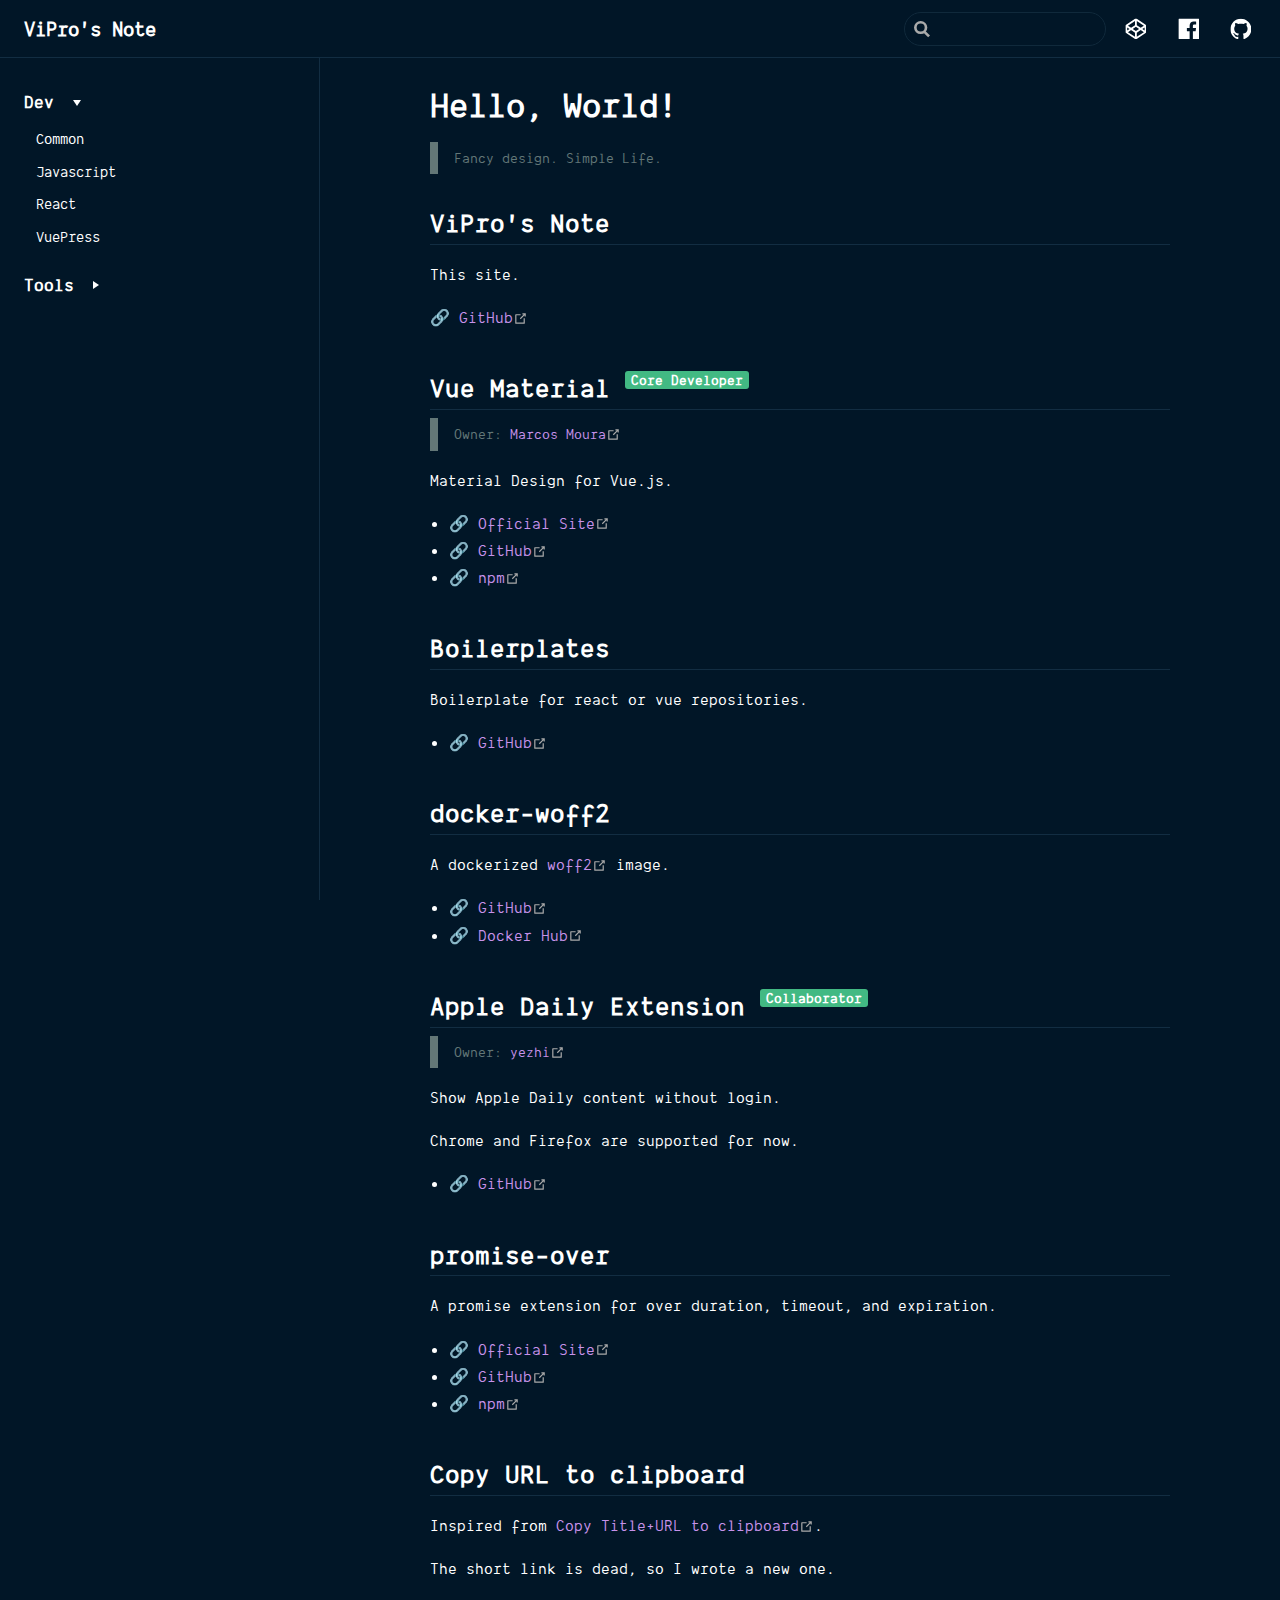
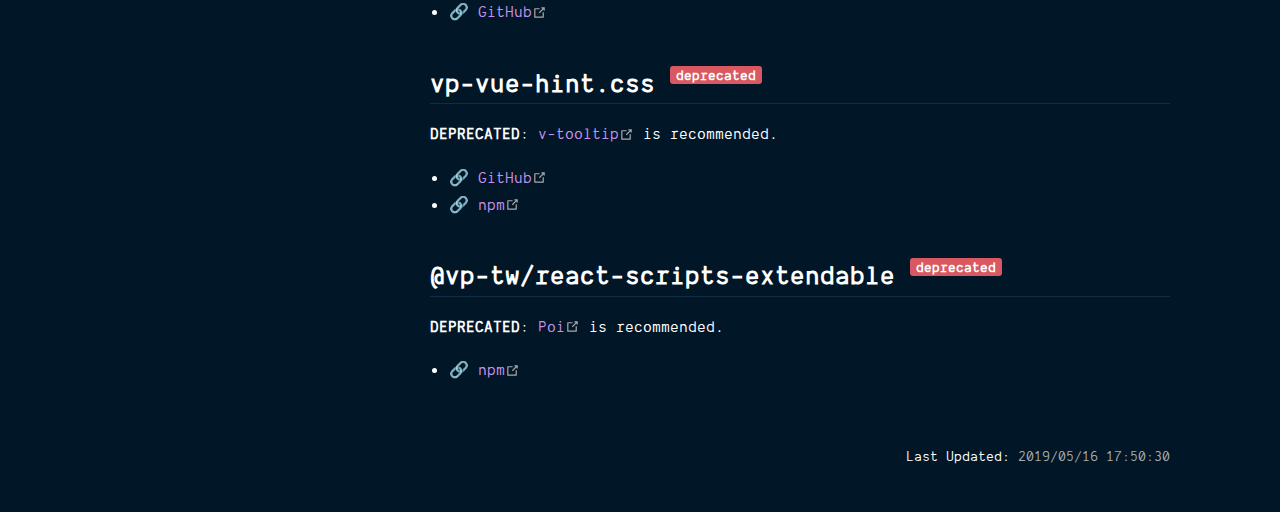
<file: index.html>
<!DOCTYPE html>
<html lang="en-US">
  <head>
    <meta charset="utf-8">
    <meta name="viewport" content="width=device-width,initial-scale=1">
    <title>Hello, World! | ViPro&#39;s Note</title>
    <meta name="description" content="Fancy design. Simple life.">
    
    
    <link rel="preload" href="/assets/css/0.styles.9ba87a59.css" as="style"><link rel="preload" href="/assets/js/app.996077fc.js" as="script"><link rel="preload" href="/assets/js/2.581a478e.js" as="script"><link rel="preload" href="/assets/js/3.885870a9.js" as="script"><link rel="preload" href="/assets/js/8.8d2808ef.js" as="script"><link rel="preload" href="/assets/js/6.9b34a6af.js" as="script"><link rel="preload" href="/assets/js/4.2d04b258.js" as="script"><link rel="prefetch" href="/assets/js/10.e64585fb.js"><link rel="prefetch" href="/assets/js/11.f59bbb8b.js"><link rel="prefetch" href="/assets/js/12.cefc8d56.js"><link rel="prefetch" href="/assets/js/13.e291e88d.js"><link rel="prefetch" href="/assets/js/14.02270de6.js"><link rel="prefetch" href="/assets/js/15.9e3294eb.js"><link rel="prefetch" href="/assets/js/16.ebea804e.js"><link rel="prefetch" href="/assets/js/17.eec010ac.js"><link rel="prefetch" href="/assets/js/5.b07dc178.js"><link rel="prefetch" href="/assets/js/7.e8a5f6bf.js"><link rel="prefetch" href="/assets/js/9.5b17d312.js">
    <link rel="stylesheet" href="/assets/css/0.styles.9ba87a59.css">
  </head>
  <body>
    <div id="app" data-server-rendered="true"><div class="theme-container"><header class="navbar"><div class="sidebar-button"><svg xmlns="http://www.w3.org/2000/svg" aria-hidden="true" role="img" viewBox="0 0 448 512" class="icon"><path fill="currentColor" d="M436 124H12c-6.627 0-12-5.373-12-12V80c0-6.627 5.373-12 12-12h424c6.627 0 12 5.373 12 12v32c0 6.627-5.373 12-12 12zm0 160H12c-6.627 0-12-5.373-12-12v-32c0-6.627 5.373-12 12-12h424c6.627 0 12 5.373 12 12v32c0 6.627-5.373 12-12 12zm0 160H12c-6.627 0-12-5.373-12-12v-32c0-6.627 5.373-12 12-12h424c6.627 0 12 5.373 12 12v32c0 6.627-5.373 12-12 12z"></path></svg></div> <a href="/" class="home-link router-link-exact-active router-link-active"><!----> <span class="site-name">ViPro's Note</span></a> <div class="links"><div class="search-box"><input aria-label="Search" autocomplete="off" spellcheck="false" value=""> <!----></div> <nav class="nav-links can-hide" data-v-5420ad11><div class="nav-item" data-v-5420ad11><a href="https://codepen.io/VdustR" target="_blank" rel="noopener noreferrer" class="nav-link external" data-v-6a3b442e data-v-5420ad11><img alt="CodePen" src="/assets/img/codepen.5eee1af7.svg" class="myIcon" data-v-6a3b442e> <div class="myLabel" data-v-6a3b442e>
    CodePen
    <svg xmlns="http://www.w3.org/2000/svg" aria-hidden="true" x="0px" y="0px" viewBox="0 0 100 100" width="15" height="15" class="icon outbound" data-v-6a3b442e data-v-6a3b442e><path fill="currentColor" d="M18.8,85.1h56l0,0c2.2,0,4-1.8,4-4v-32h-8v28h-48v-48h28v-8h-32l0,0c-2.2,0-4,1.8-4,4v56C14.8,83.3,16.6,85.1,18.8,85.1z"></path> <polygon fill="currentColor" points="45.7,48.7 51.3,54.3 77.2,28.5 77.2,37.2 85.2,37.2 85.2,14.9 62.8,14.9 62.8,22.9 71.5,22.9"></polygon></svg></div></a></div><div class="nav-item" data-v-5420ad11><a href="https://www.facebook.com/VdustR" target="_blank" rel="noopener noreferrer" class="nav-link external" data-v-6a3b442e data-v-5420ad11><img alt="Facebook" src="/assets/img/facebook.a52c2470.svg" class="myIcon" data-v-6a3b442e> <div class="myLabel" data-v-6a3b442e>
    Facebook
    <svg xmlns="http://www.w3.org/2000/svg" aria-hidden="true" x="0px" y="0px" viewBox="0 0 100 100" width="15" height="15" class="icon outbound" data-v-6a3b442e data-v-6a3b442e><path fill="currentColor" d="M18.8,85.1h56l0,0c2.2,0,4-1.8,4-4v-32h-8v28h-48v-48h28v-8h-32l0,0c-2.2,0-4,1.8-4,4v56C14.8,83.3,16.6,85.1,18.8,85.1z"></path> <polygon fill="currentColor" points="45.7,48.7 51.3,54.3 77.2,28.5 77.2,37.2 85.2,37.2 85.2,14.9 62.8,14.9 62.8,22.9 71.5,22.9"></polygon></svg></div></a></div><div class="nav-item" data-v-5420ad11><a href="https://github.com/VdustR" target="_blank" rel="noopener noreferrer" class="nav-link external" data-v-6a3b442e data-v-5420ad11><img alt="GitHub" src="/assets/img/github.617870e4.svg" class="myIcon" data-v-6a3b442e> <div class="myLabel" data-v-6a3b442e>
    GitHub
    <svg xmlns="http://www.w3.org/2000/svg" aria-hidden="true" x="0px" y="0px" viewBox="0 0 100 100" width="15" height="15" class="icon outbound" data-v-6a3b442e data-v-6a3b442e><path fill="currentColor" d="M18.8,85.1h56l0,0c2.2,0,4-1.8,4-4v-32h-8v28h-48v-48h28v-8h-32l0,0c-2.2,0-4,1.8-4,4v56C14.8,83.3,16.6,85.1,18.8,85.1z"></path> <polygon fill="currentColor" points="45.7,48.7 51.3,54.3 77.2,28.5 77.2,37.2 85.2,37.2 85.2,14.9 62.8,14.9 62.8,22.9 71.5,22.9"></polygon></svg></div></a></div> <!----></nav></div></header> <div class="sidebar-mask"></div> <aside class="sidebar"><nav class="nav-links" data-v-5420ad11><div class="nav-item" data-v-5420ad11><a href="https://codepen.io/VdustR" target="_blank" rel="noopener noreferrer" class="nav-link external" data-v-6a3b442e data-v-5420ad11><img alt="CodePen" src="/assets/img/codepen.5eee1af7.svg" class="myIcon" data-v-6a3b442e> <div class="myLabel" data-v-6a3b442e>
    CodePen
    <svg xmlns="http://www.w3.org/2000/svg" aria-hidden="true" x="0px" y="0px" viewBox="0 0 100 100" width="15" height="15" class="icon outbound" data-v-6a3b442e data-v-6a3b442e><path fill="currentColor" d="M18.8,85.1h56l0,0c2.2,0,4-1.8,4-4v-32h-8v28h-48v-48h28v-8h-32l0,0c-2.2,0-4,1.8-4,4v56C14.8,83.3,16.6,85.1,18.8,85.1z"></path> <polygon fill="currentColor" points="45.7,48.7 51.3,54.3 77.2,28.5 77.2,37.2 85.2,37.2 85.2,14.9 62.8,14.9 62.8,22.9 71.5,22.9"></polygon></svg></div></a></div><div class="nav-item" data-v-5420ad11><a href="https://www.facebook.com/VdustR" target="_blank" rel="noopener noreferrer" class="nav-link external" data-v-6a3b442e data-v-5420ad11><img alt="Facebook" src="/assets/img/facebook.a52c2470.svg" class="myIcon" data-v-6a3b442e> <div class="myLabel" data-v-6a3b442e>
    Facebook
    <svg xmlns="http://www.w3.org/2000/svg" aria-hidden="true" x="0px" y="0px" viewBox="0 0 100 100" width="15" height="15" class="icon outbound" data-v-6a3b442e data-v-6a3b442e><path fill="currentColor" d="M18.8,85.1h56l0,0c2.2,0,4-1.8,4-4v-32h-8v28h-48v-48h28v-8h-32l0,0c-2.2,0-4,1.8-4,4v56C14.8,83.3,16.6,85.1,18.8,85.1z"></path> <polygon fill="currentColor" points="45.7,48.7 51.3,54.3 77.2,28.5 77.2,37.2 85.2,37.2 85.2,14.9 62.8,14.9 62.8,22.9 71.5,22.9"></polygon></svg></div></a></div><div class="nav-item" data-v-5420ad11><a href="https://github.com/VdustR" target="_blank" rel="noopener noreferrer" class="nav-link external" data-v-6a3b442e data-v-5420ad11><img alt="GitHub" src="/assets/img/github.617870e4.svg" class="myIcon" data-v-6a3b442e> <div class="myLabel" data-v-6a3b442e>
    GitHub
    <svg xmlns="http://www.w3.org/2000/svg" aria-hidden="true" x="0px" y="0px" viewBox="0 0 100 100" width="15" height="15" class="icon outbound" data-v-6a3b442e data-v-6a3b442e><path fill="currentColor" d="M18.8,85.1h56l0,0c2.2,0,4-1.8,4-4v-32h-8v28h-48v-48h28v-8h-32l0,0c-2.2,0-4,1.8-4,4v56C14.8,83.3,16.6,85.1,18.8,85.1z"></path> <polygon fill="currentColor" points="45.7,48.7 51.3,54.3 77.2,28.5 77.2,37.2 85.2,37.2 85.2,14.9 62.8,14.9 62.8,22.9 71.5,22.9"></polygon></svg></div></a></div> <!----></nav>  <ul class="sidebar-links"><li><section class="sidebar-group collapsable depth-0"><p class="sidebar-heading open"><span>Dev</span> <span class="arrow down"></span></p> <ul class="sidebar-links sidebar-group-items"><li><a href="/dev/common.html" class="sidebar-link">Common</a></li><li><a href="/dev/javascript.html" class="sidebar-link">Javascript</a></li><li><a href="/dev/react.html" class="sidebar-link">React</a></li><li><a href="/dev/vuepress.html" class="sidebar-link">VuePress</a></li></ul></section></li><li><section class="sidebar-group collapsable depth-0"><p class="sidebar-heading"><span>Tools</span> <span class="arrow right"></span></p> <!----></section></li></ul> </aside> <main class="page"> <div class="content default"><h1 id="hello-world"><a href="#hello-world" aria-hidden="true" class="header-anchor">#</a> Hello, World!</h1> <blockquote><p>Fancy design. Simple Life.</p></blockquote> <h2 id="vipro-s-note"><a href="#vipro-s-note" aria-hidden="true" class="header-anchor">#</a> ViPro's Note</h2> <p>This site.</p> <p><a href="https://github.com/VdustR/VdustR.github.io" target="_blank" rel="noopener noreferrer">🔗 GitHub<svg xmlns="http://www.w3.org/2000/svg" aria-hidden="true" x="0px" y="0px" viewBox="0 0 100 100" width="15" height="15" class="icon outbound"><path fill="currentColor" d="M18.8,85.1h56l0,0c2.2,0,4-1.8,4-4v-32h-8v28h-48v-48h28v-8h-32l0,0c-2.2,0-4,1.8-4,4v56C14.8,83.3,16.6,85.1,18.8,85.1z"></path> <polygon fill="currentColor" points="45.7,48.7 51.3,54.3 77.2,28.5 77.2,37.2 85.2,37.2 85.2,14.9 62.8,14.9 62.8,22.9 71.5,22.9"></polygon></svg></a></p> <h2 id="vue-material"><a href="#vue-material" aria-hidden="true" class="header-anchor">#</a> Vue Material <span class="badge tip" style="vertical-align:top;" data-v-c13ee5b0>Core Developer</span></h2> <blockquote><p>Owner: <a href="https://github.com/marcosmoura" target="_blank" rel="noopener noreferrer">Marcos Moura<svg xmlns="http://www.w3.org/2000/svg" aria-hidden="true" x="0px" y="0px" viewBox="0 0 100 100" width="15" height="15" class="icon outbound"><path fill="currentColor" d="M18.8,85.1h56l0,0c2.2,0,4-1.8,4-4v-32h-8v28h-48v-48h28v-8h-32l0,0c-2.2,0-4,1.8-4,4v56C14.8,83.3,16.6,85.1,18.8,85.1z"></path> <polygon fill="currentColor" points="45.7,48.7 51.3,54.3 77.2,28.5 77.2,37.2 85.2,37.2 85.2,14.9 62.8,14.9 62.8,22.9 71.5,22.9"></polygon></svg></a></p></blockquote> <p>Material Design for Vue.js.</p> <ul><li><a href="https://vuematerial.io/" target="_blank" rel="noopener noreferrer">🔗 Official Site<svg xmlns="http://www.w3.org/2000/svg" aria-hidden="true" x="0px" y="0px" viewBox="0 0 100 100" width="15" height="15" class="icon outbound"><path fill="currentColor" d="M18.8,85.1h56l0,0c2.2,0,4-1.8,4-4v-32h-8v28h-48v-48h28v-8h-32l0,0c-2.2,0-4,1.8-4,4v56C14.8,83.3,16.6,85.1,18.8,85.1z"></path> <polygon fill="currentColor" points="45.7,48.7 51.3,54.3 77.2,28.5 77.2,37.2 85.2,37.2 85.2,14.9 62.8,14.9 62.8,22.9 71.5,22.9"></polygon></svg></a></li> <li><a href="https://github.com/vuematerial/vue-material" target="_blank" rel="noopener noreferrer">🔗 GitHub<svg xmlns="http://www.w3.org/2000/svg" aria-hidden="true" x="0px" y="0px" viewBox="0 0 100 100" width="15" height="15" class="icon outbound"><path fill="currentColor" d="M18.8,85.1h56l0,0c2.2,0,4-1.8,4-4v-32h-8v28h-48v-48h28v-8h-32l0,0c-2.2,0-4,1.8-4,4v56C14.8,83.3,16.6,85.1,18.8,85.1z"></path> <polygon fill="currentColor" points="45.7,48.7 51.3,54.3 77.2,28.5 77.2,37.2 85.2,37.2 85.2,14.9 62.8,14.9 62.8,22.9 71.5,22.9"></polygon></svg></a></li> <li><a href="https://www.npmjs.com/package/vue-material" target="_blank" rel="noopener noreferrer">🔗 npm<svg xmlns="http://www.w3.org/2000/svg" aria-hidden="true" x="0px" y="0px" viewBox="0 0 100 100" width="15" height="15" class="icon outbound"><path fill="currentColor" d="M18.8,85.1h56l0,0c2.2,0,4-1.8,4-4v-32h-8v28h-48v-48h28v-8h-32l0,0c-2.2,0-4,1.8-4,4v56C14.8,83.3,16.6,85.1,18.8,85.1z"></path> <polygon fill="currentColor" points="45.7,48.7 51.3,54.3 77.2,28.5 77.2,37.2 85.2,37.2 85.2,14.9 62.8,14.9 62.8,22.9 71.5,22.9"></polygon></svg></a></li></ul> <h2 id="boilerplates"><a href="#boilerplates" aria-hidden="true" class="header-anchor">#</a> Boilerplates</h2> <p>Boilerplate for react or vue repositories.</p> <ul><li><a href="https://github.com/VdustR/boilerplates" target="_blank" rel="noopener noreferrer">🔗 GitHub<svg xmlns="http://www.w3.org/2000/svg" aria-hidden="true" x="0px" y="0px" viewBox="0 0 100 100" width="15" height="15" class="icon outbound"><path fill="currentColor" d="M18.8,85.1h56l0,0c2.2,0,4-1.8,4-4v-32h-8v28h-48v-48h28v-8h-32l0,0c-2.2,0-4,1.8-4,4v56C14.8,83.3,16.6,85.1,18.8,85.1z"></path> <polygon fill="currentColor" points="45.7,48.7 51.3,54.3 77.2,28.5 77.2,37.2 85.2,37.2 85.2,14.9 62.8,14.9 62.8,22.9 71.5,22.9"></polygon></svg></a></li></ul> <h2 id="docker-woff2"><a href="#docker-woff2" aria-hidden="true" class="header-anchor">#</a> docker-woff2</h2> <p>A dockerized <a href="https://github.com/google/woff2" target="_blank" rel="noopener noreferrer">woff2<svg xmlns="http://www.w3.org/2000/svg" aria-hidden="true" x="0px" y="0px" viewBox="0 0 100 100" width="15" height="15" class="icon outbound"><path fill="currentColor" d="M18.8,85.1h56l0,0c2.2,0,4-1.8,4-4v-32h-8v28h-48v-48h28v-8h-32l0,0c-2.2,0-4,1.8-4,4v56C14.8,83.3,16.6,85.1,18.8,85.1z"></path> <polygon fill="currentColor" points="45.7,48.7 51.3,54.3 77.2,28.5 77.2,37.2 85.2,37.2 85.2,14.9 62.8,14.9 62.8,22.9 71.5,22.9"></polygon></svg></a> image.</p> <ul><li><a href="https://github.com/VdustR/docker-woff2" target="_blank" rel="noopener noreferrer">🔗 GitHub<svg xmlns="http://www.w3.org/2000/svg" aria-hidden="true" x="0px" y="0px" viewBox="0 0 100 100" width="15" height="15" class="icon outbound"><path fill="currentColor" d="M18.8,85.1h56l0,0c2.2,0,4-1.8,4-4v-32h-8v28h-48v-48h28v-8h-32l0,0c-2.2,0-4,1.8-4,4v56C14.8,83.3,16.6,85.1,18.8,85.1z"></path> <polygon fill="currentColor" points="45.7,48.7 51.3,54.3 77.2,28.5 77.2,37.2 85.2,37.2 85.2,14.9 62.8,14.9 62.8,22.9 71.5,22.9"></polygon></svg></a></li> <li><a href="https://hub.docker.com/r/vdustr/woff2" target="_blank" rel="noopener noreferrer">🔗 Docker Hub<svg xmlns="http://www.w3.org/2000/svg" aria-hidden="true" x="0px" y="0px" viewBox="0 0 100 100" width="15" height="15" class="icon outbound"><path fill="currentColor" d="M18.8,85.1h56l0,0c2.2,0,4-1.8,4-4v-32h-8v28h-48v-48h28v-8h-32l0,0c-2.2,0-4,1.8-4,4v56C14.8,83.3,16.6,85.1,18.8,85.1z"></path> <polygon fill="currentColor" points="45.7,48.7 51.3,54.3 77.2,28.5 77.2,37.2 85.2,37.2 85.2,14.9 62.8,14.9 62.8,22.9 71.5,22.9"></polygon></svg></a></li></ul> <h2 id="apple-daily-extension"><a href="#apple-daily-extension" aria-hidden="true" class="header-anchor">#</a> Apple Daily Extension <span class="badge tip" style="vertical-align:top;" data-v-c13ee5b0>Collaborator</span></h2> <blockquote><p>Owner: <a href="https://github.com/yezhi780625" target="_blank" rel="noopener noreferrer">yezhi<svg xmlns="http://www.w3.org/2000/svg" aria-hidden="true" x="0px" y="0px" viewBox="0 0 100 100" width="15" height="15" class="icon outbound"><path fill="currentColor" d="M18.8,85.1h56l0,0c2.2,0,4-1.8,4-4v-32h-8v28h-48v-48h28v-8h-32l0,0c-2.2,0-4,1.8-4,4v56C14.8,83.3,16.6,85.1,18.8,85.1z"></path> <polygon fill="currentColor" points="45.7,48.7 51.3,54.3 77.2,28.5 77.2,37.2 85.2,37.2 85.2,14.9 62.8,14.9 62.8,22.9 71.5,22.9"></polygon></svg></a></p></blockquote> <p>Show Apple Daily content without login.</p> <p>Chrome and Firefox are supported for now.</p> <ul><li><a href="https://github.com/yezhi780625/apple-daily-extension" target="_blank" rel="noopener noreferrer">🔗 GitHub<svg xmlns="http://www.w3.org/2000/svg" aria-hidden="true" x="0px" y="0px" viewBox="0 0 100 100" width="15" height="15" class="icon outbound"><path fill="currentColor" d="M18.8,85.1h56l0,0c2.2,0,4-1.8,4-4v-32h-8v28h-48v-48h28v-8h-32l0,0c-2.2,0-4,1.8-4,4v56C14.8,83.3,16.6,85.1,18.8,85.1z"></path> <polygon fill="currentColor" points="45.7,48.7 51.3,54.3 77.2,28.5 77.2,37.2 85.2,37.2 85.2,14.9 62.8,14.9 62.8,22.9 71.5,22.9"></polygon></svg></a></li></ul> <h2 id="promise-over"><a href="#promise-over" aria-hidden="true" class="header-anchor">#</a> promise-over</h2> <p>A promise extension for over duration, timeout, and expiration.</p> <ul><li><a href="https://vdustr.github.io/promise-over/" target="_blank" rel="noopener noreferrer">🔗 Official Site<svg xmlns="http://www.w3.org/2000/svg" aria-hidden="true" x="0px" y="0px" viewBox="0 0 100 100" width="15" height="15" class="icon outbound"><path fill="currentColor" d="M18.8,85.1h56l0,0c2.2,0,4-1.8,4-4v-32h-8v28h-48v-48h28v-8h-32l0,0c-2.2,0-4,1.8-4,4v56C14.8,83.3,16.6,85.1,18.8,85.1z"></path> <polygon fill="currentColor" points="45.7,48.7 51.3,54.3 77.2,28.5 77.2,37.2 85.2,37.2 85.2,14.9 62.8,14.9 62.8,22.9 71.5,22.9"></polygon></svg></a></li> <li><a href="https://github.com/VdustR/promise-over" target="_blank" rel="noopener noreferrer">🔗 GitHub<svg xmlns="http://www.w3.org/2000/svg" aria-hidden="true" x="0px" y="0px" viewBox="0 0 100 100" width="15" height="15" class="icon outbound"><path fill="currentColor" d="M18.8,85.1h56l0,0c2.2,0,4-1.8,4-4v-32h-8v28h-48v-48h28v-8h-32l0,0c-2.2,0-4,1.8-4,4v56C14.8,83.3,16.6,85.1,18.8,85.1z"></path> <polygon fill="currentColor" points="45.7,48.7 51.3,54.3 77.2,28.5 77.2,37.2 85.2,37.2 85.2,14.9 62.8,14.9 62.8,22.9 71.5,22.9"></polygon></svg></a></li> <li><a href="https://www.npmjs.com/package/promise-over" target="_blank" rel="noopener noreferrer">🔗 npm<svg xmlns="http://www.w3.org/2000/svg" aria-hidden="true" x="0px" y="0px" viewBox="0 0 100 100" width="15" height="15" class="icon outbound"><path fill="currentColor" d="M18.8,85.1h56l0,0c2.2,0,4-1.8,4-4v-32h-8v28h-48v-48h28v-8h-32l0,0c-2.2,0-4,1.8-4,4v56C14.8,83.3,16.6,85.1,18.8,85.1z"></path> <polygon fill="currentColor" points="45.7,48.7 51.3,54.3 77.2,28.5 77.2,37.2 85.2,37.2 85.2,14.9 62.8,14.9 62.8,22.9 71.5,22.9"></polygon></svg></a></li></ul> <h2 id="copy-url-to-clipboard"><a href="#copy-url-to-clipboard" aria-hidden="true" class="header-anchor">#</a> Copy URL to clipboard</h2> <p>Inspired from <a href="https://chrome.google.com/webstore/detail/copy-title%20url-to-clipboa/hbnaclhngkhpmpgmfakaghgjbblokeeh" target="_blank" rel="noopener noreferrer">Copy Title+URL to clipboard<svg xmlns="http://www.w3.org/2000/svg" aria-hidden="true" x="0px" y="0px" viewBox="0 0 100 100" width="15" height="15" class="icon outbound"><path fill="currentColor" d="M18.8,85.1h56l0,0c2.2,0,4-1.8,4-4v-32h-8v28h-48v-48h28v-8h-32l0,0c-2.2,0-4,1.8-4,4v56C14.8,83.3,16.6,85.1,18.8,85.1z"></path> <polygon fill="currentColor" points="45.7,48.7 51.3,54.3 77.2,28.5 77.2,37.2 85.2,37.2 85.2,14.9 62.8,14.9 62.8,22.9 71.5,22.9"></polygon></svg></a>.</p> <p>The short link is dead, so I wrote a new one.</p> <ul><li><a href="https://github.com/VdustR/Copy-URL-to-clipboard" target="_blank" rel="noopener noreferrer">🔗 GitHub<svg xmlns="http://www.w3.org/2000/svg" aria-hidden="true" x="0px" y="0px" viewBox="0 0 100 100" width="15" height="15" class="icon outbound"><path fill="currentColor" d="M18.8,85.1h56l0,0c2.2,0,4-1.8,4-4v-32h-8v28h-48v-48h28v-8h-32l0,0c-2.2,0-4,1.8-4,4v56C14.8,83.3,16.6,85.1,18.8,85.1z"></path> <polygon fill="currentColor" points="45.7,48.7 51.3,54.3 77.2,28.5 77.2,37.2 85.2,37.2 85.2,14.9 62.8,14.9 62.8,22.9 71.5,22.9"></polygon></svg></a></li></ul> <h2 id="vp-vue-hint-css"><a href="#vp-vue-hint-css" aria-hidden="true" class="header-anchor">#</a> vp-vue-hint.css <span class="badge error" style="vertical-align:top;" data-v-c13ee5b0>deprecated</span></h2> <p><strong>DEPRECATED</strong>: <a href="https://akryum.github.io/v-tooltip" target="_blank" rel="noopener noreferrer">v-tooltip<svg xmlns="http://www.w3.org/2000/svg" aria-hidden="true" x="0px" y="0px" viewBox="0 0 100 100" width="15" height="15" class="icon outbound"><path fill="currentColor" d="M18.8,85.1h56l0,0c2.2,0,4-1.8,4-4v-32h-8v28h-48v-48h28v-8h-32l0,0c-2.2,0-4,1.8-4,4v56C14.8,83.3,16.6,85.1,18.8,85.1z"></path> <polygon fill="currentColor" points="45.7,48.7 51.3,54.3 77.2,28.5 77.2,37.2 85.2,37.2 85.2,14.9 62.8,14.9 62.8,22.9 71.5,22.9"></polygon></svg></a> is recommended.</p> <ul><li><a href="https://github.com/VdustR/vue-hint.css" target="_blank" rel="noopener noreferrer">🔗 GitHub<svg xmlns="http://www.w3.org/2000/svg" aria-hidden="true" x="0px" y="0px" viewBox="0 0 100 100" width="15" height="15" class="icon outbound"><path fill="currentColor" d="M18.8,85.1h56l0,0c2.2,0,4-1.8,4-4v-32h-8v28h-48v-48h28v-8h-32l0,0c-2.2,0-4,1.8-4,4v56C14.8,83.3,16.6,85.1,18.8,85.1z"></path> <polygon fill="currentColor" points="45.7,48.7 51.3,54.3 77.2,28.5 77.2,37.2 85.2,37.2 85.2,14.9 62.8,14.9 62.8,22.9 71.5,22.9"></polygon></svg></a></li> <li><a href="https://www.npmjs.com/package/vp-vue-hint.css" target="_blank" rel="noopener noreferrer">🔗 npm<svg xmlns="http://www.w3.org/2000/svg" aria-hidden="true" x="0px" y="0px" viewBox="0 0 100 100" width="15" height="15" class="icon outbound"><path fill="currentColor" d="M18.8,85.1h56l0,0c2.2,0,4-1.8,4-4v-32h-8v28h-48v-48h28v-8h-32l0,0c-2.2,0-4,1.8-4,4v56C14.8,83.3,16.6,85.1,18.8,85.1z"></path> <polygon fill="currentColor" points="45.7,48.7 51.3,54.3 77.2,28.5 77.2,37.2 85.2,37.2 85.2,14.9 62.8,14.9 62.8,22.9 71.5,22.9"></polygon></svg></a></li></ul> <h2 id="vp-tw-react-scripts-extendable"><a href="#vp-tw-react-scripts-extendable" aria-hidden="true" class="header-anchor">#</a> @vp-tw/react-scripts-extendable <span class="badge error" style="vertical-align:top;" data-v-c13ee5b0>deprecated</span></h2> <p><strong>DEPRECATED</strong>: <a href="https://poi.js.org/" target="_blank" rel="noopener noreferrer">Poi<svg xmlns="http://www.w3.org/2000/svg" aria-hidden="true" x="0px" y="0px" viewBox="0 0 100 100" width="15" height="15" class="icon outbound"><path fill="currentColor" d="M18.8,85.1h56l0,0c2.2,0,4-1.8,4-4v-32h-8v28h-48v-48h28v-8h-32l0,0c-2.2,0-4,1.8-4,4v56C14.8,83.3,16.6,85.1,18.8,85.1z"></path> <polygon fill="currentColor" points="45.7,48.7 51.3,54.3 77.2,28.5 77.2,37.2 85.2,37.2 85.2,14.9 62.8,14.9 62.8,22.9 71.5,22.9"></polygon></svg></a> is recommended.</p> <ul><li><a href="https://www.npmjs.com/package/@vp-tw/react-scripts-extendable" target="_blank" rel="noopener noreferrer">🔗 npm<svg xmlns="http://www.w3.org/2000/svg" aria-hidden="true" x="0px" y="0px" viewBox="0 0 100 100" width="15" height="15" class="icon outbound"><path fill="currentColor" d="M18.8,85.1h56l0,0c2.2,0,4-1.8,4-4v-32h-8v28h-48v-48h28v-8h-32l0,0c-2.2,0-4,1.8-4,4v56C14.8,83.3,16.6,85.1,18.8,85.1z"></path> <polygon fill="currentColor" points="45.7,48.7 51.3,54.3 77.2,28.5 77.2,37.2 85.2,37.2 85.2,14.9 62.8,14.9 62.8,22.9 71.5,22.9"></polygon></svg></a></li></ul></div> <footer class="page-edit"><!----> <div class="last-updated"><span class="prefix">Last Updated: </span> <span class="time">2019/05/16 17:50:30</span></div></footer> <!----> </main></div><div class="global-ui"><!----><!----></div></div>
    <script src="/assets/js/app.996077fc.js" defer></script><script src="/assets/js/2.581a478e.js" defer></script><script src="/assets/js/3.885870a9.js" defer></script><script src="/assets/js/8.8d2808ef.js" defer></script><script src="/assets/js/6.9b34a6af.js" defer></script><script src="/assets/js/4.2d04b258.js" defer></script>
  </body>
</html>
</file>
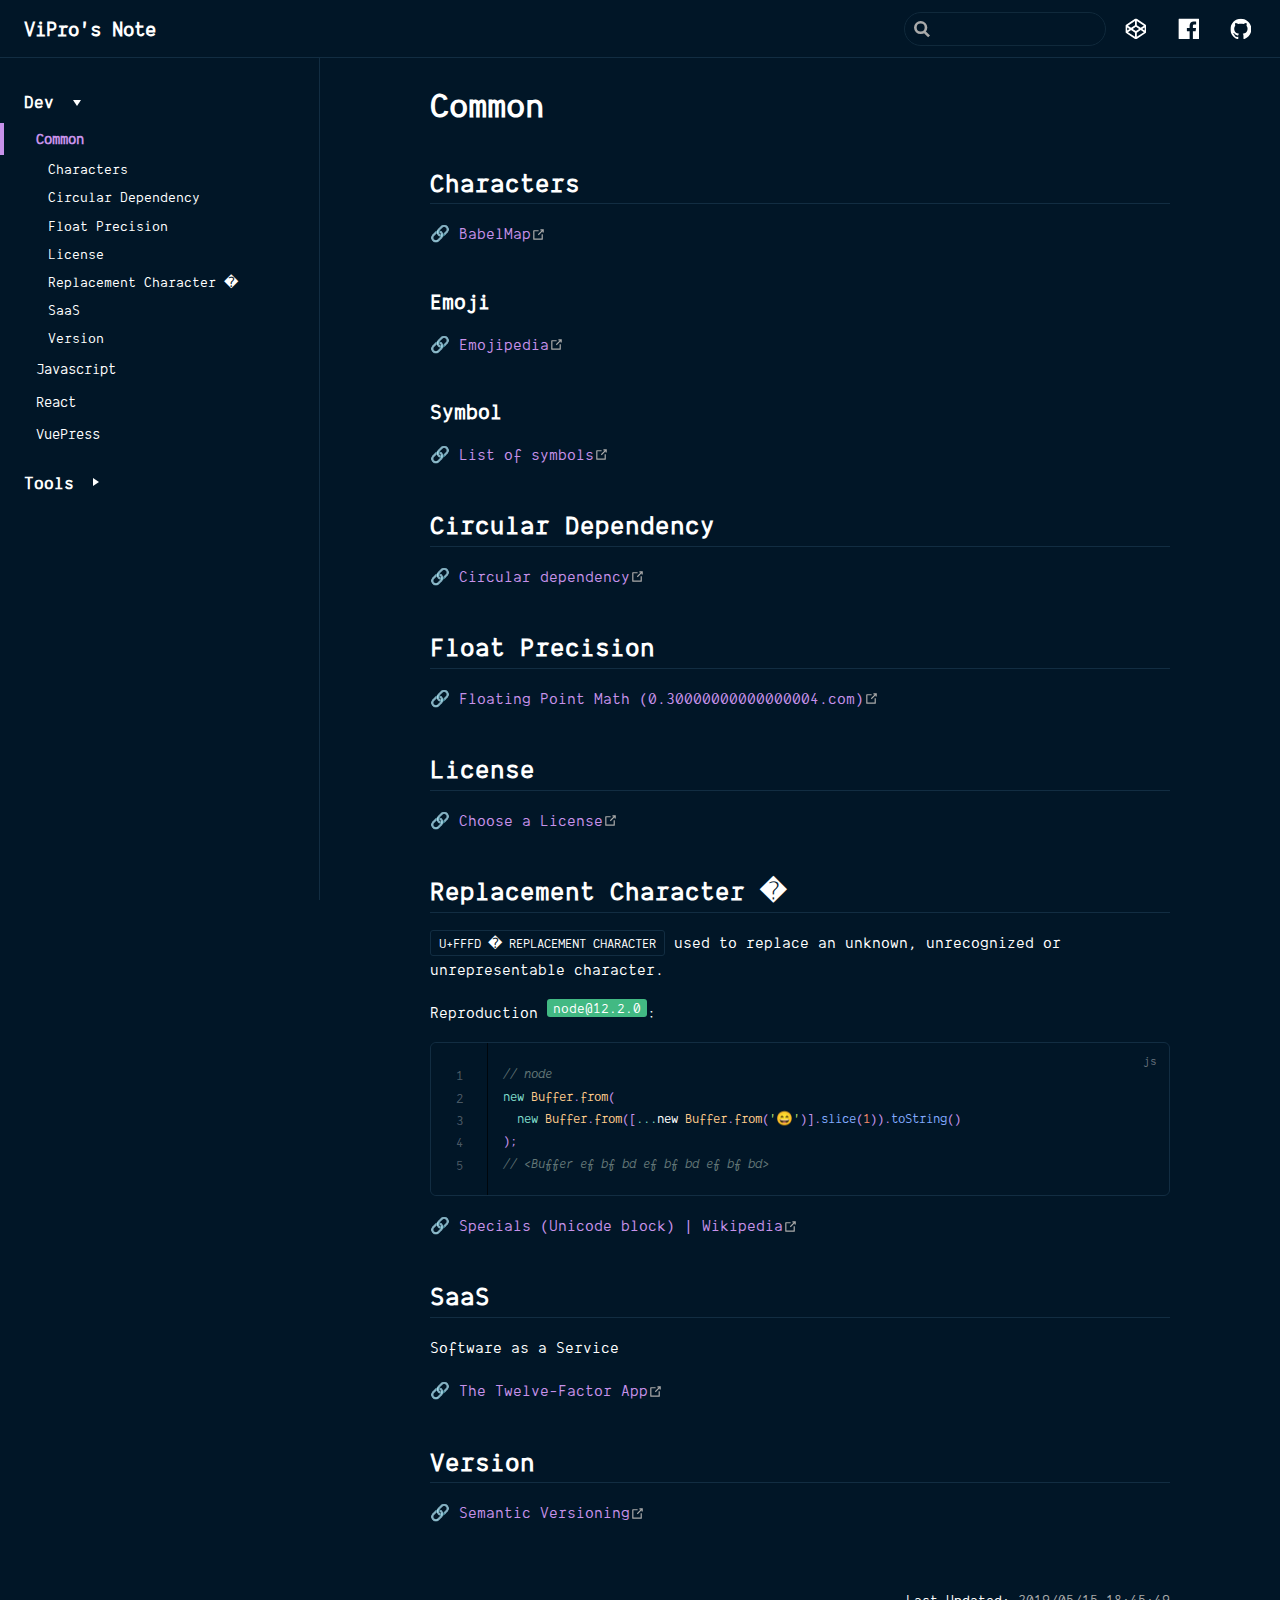
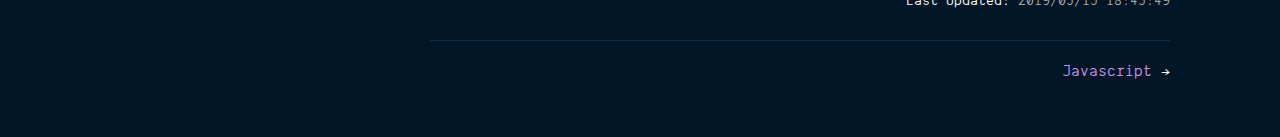
<file: dev/common.html>
<!DOCTYPE html>
<html lang="en-US">
  <head>
    <meta charset="utf-8">
    <meta name="viewport" content="width=device-width,initial-scale=1">
    <title>Common | ViPro&#39;s Note</title>
    <meta name="description" content="Fancy design. Simple life.">
    
    
    <link rel="preload" href="/assets/css/0.styles.9ba87a59.css" as="style"><link rel="preload" href="/assets/js/app.996077fc.js" as="script"><link rel="preload" href="/assets/js/2.581a478e.js" as="script"><link rel="preload" href="/assets/js/3.885870a9.js" as="script"><link rel="preload" href="/assets/js/9.5b17d312.js" as="script"><link rel="preload" href="/assets/js/6.9b34a6af.js" as="script"><link rel="preload" href="/assets/js/4.2d04b258.js" as="script"><link rel="prefetch" href="/assets/js/10.e64585fb.js"><link rel="prefetch" href="/assets/js/11.f59bbb8b.js"><link rel="prefetch" href="/assets/js/12.cefc8d56.js"><link rel="prefetch" href="/assets/js/13.e291e88d.js"><link rel="prefetch" href="/assets/js/14.02270de6.js"><link rel="prefetch" href="/assets/js/15.9e3294eb.js"><link rel="prefetch" href="/assets/js/16.ebea804e.js"><link rel="prefetch" href="/assets/js/17.eec010ac.js"><link rel="prefetch" href="/assets/js/5.b07dc178.js"><link rel="prefetch" href="/assets/js/7.e8a5f6bf.js"><link rel="prefetch" href="/assets/js/8.8d2808ef.js">
    <link rel="stylesheet" href="/assets/css/0.styles.9ba87a59.css">
  </head>
  <body>
    <div id="app" data-server-rendered="true"><div class="theme-container"><header class="navbar"><div class="sidebar-button"><svg xmlns="http://www.w3.org/2000/svg" aria-hidden="true" role="img" viewBox="0 0 448 512" class="icon"><path fill="currentColor" d="M436 124H12c-6.627 0-12-5.373-12-12V80c0-6.627 5.373-12 12-12h424c6.627 0 12 5.373 12 12v32c0 6.627-5.373 12-12 12zm0 160H12c-6.627 0-12-5.373-12-12v-32c0-6.627 5.373-12 12-12h424c6.627 0 12 5.373 12 12v32c0 6.627-5.373 12-12 12zm0 160H12c-6.627 0-12-5.373-12-12v-32c0-6.627 5.373-12 12-12h424c6.627 0 12 5.373 12 12v32c0 6.627-5.373 12-12 12z"></path></svg></div> <a href="/" class="home-link router-link-active"><!----> <span class="site-name">ViPro's Note</span></a> <div class="links"><div class="search-box"><input aria-label="Search" autocomplete="off" spellcheck="false" value=""> <!----></div> <nav class="nav-links can-hide" data-v-5420ad11><div class="nav-item" data-v-5420ad11><a href="https://codepen.io/VdustR" target="_blank" rel="noopener noreferrer" class="nav-link external" data-v-6a3b442e data-v-5420ad11><img alt="CodePen" src="/assets/img/codepen.5eee1af7.svg" class="myIcon" data-v-6a3b442e> <div class="myLabel" data-v-6a3b442e>
    CodePen
    <svg xmlns="http://www.w3.org/2000/svg" aria-hidden="true" x="0px" y="0px" viewBox="0 0 100 100" width="15" height="15" class="icon outbound" data-v-6a3b442e data-v-6a3b442e><path fill="currentColor" d="M18.8,85.1h56l0,0c2.2,0,4-1.8,4-4v-32h-8v28h-48v-48h28v-8h-32l0,0c-2.2,0-4,1.8-4,4v56C14.8,83.3,16.6,85.1,18.8,85.1z"></path> <polygon fill="currentColor" points="45.7,48.7 51.3,54.3 77.2,28.5 77.2,37.2 85.2,37.2 85.2,14.9 62.8,14.9 62.8,22.9 71.5,22.9"></polygon></svg></div></a></div><div class="nav-item" data-v-5420ad11><a href="https://www.facebook.com/VdustR" target="_blank" rel="noopener noreferrer" class="nav-link external" data-v-6a3b442e data-v-5420ad11><img alt="Facebook" src="/assets/img/facebook.a52c2470.svg" class="myIcon" data-v-6a3b442e> <div class="myLabel" data-v-6a3b442e>
    Facebook
    <svg xmlns="http://www.w3.org/2000/svg" aria-hidden="true" x="0px" y="0px" viewBox="0 0 100 100" width="15" height="15" class="icon outbound" data-v-6a3b442e data-v-6a3b442e><path fill="currentColor" d="M18.8,85.1h56l0,0c2.2,0,4-1.8,4-4v-32h-8v28h-48v-48h28v-8h-32l0,0c-2.2,0-4,1.8-4,4v56C14.8,83.3,16.6,85.1,18.8,85.1z"></path> <polygon fill="currentColor" points="45.7,48.7 51.3,54.3 77.2,28.5 77.2,37.2 85.2,37.2 85.2,14.9 62.8,14.9 62.8,22.9 71.5,22.9"></polygon></svg></div></a></div><div class="nav-item" data-v-5420ad11><a href="https://github.com/VdustR" target="_blank" rel="noopener noreferrer" class="nav-link external" data-v-6a3b442e data-v-5420ad11><img alt="GitHub" src="/assets/img/github.617870e4.svg" class="myIcon" data-v-6a3b442e> <div class="myLabel" data-v-6a3b442e>
    GitHub
    <svg xmlns="http://www.w3.org/2000/svg" aria-hidden="true" x="0px" y="0px" viewBox="0 0 100 100" width="15" height="15" class="icon outbound" data-v-6a3b442e data-v-6a3b442e><path fill="currentColor" d="M18.8,85.1h56l0,0c2.2,0,4-1.8,4-4v-32h-8v28h-48v-48h28v-8h-32l0,0c-2.2,0-4,1.8-4,4v56C14.8,83.3,16.6,85.1,18.8,85.1z"></path> <polygon fill="currentColor" points="45.7,48.7 51.3,54.3 77.2,28.5 77.2,37.2 85.2,37.2 85.2,14.9 62.8,14.9 62.8,22.9 71.5,22.9"></polygon></svg></div></a></div> <!----></nav></div></header> <div class="sidebar-mask"></div> <aside class="sidebar"><nav class="nav-links" data-v-5420ad11><div class="nav-item" data-v-5420ad11><a href="https://codepen.io/VdustR" target="_blank" rel="noopener noreferrer" class="nav-link external" data-v-6a3b442e data-v-5420ad11><img alt="CodePen" src="/assets/img/codepen.5eee1af7.svg" class="myIcon" data-v-6a3b442e> <div class="myLabel" data-v-6a3b442e>
    CodePen
    <svg xmlns="http://www.w3.org/2000/svg" aria-hidden="true" x="0px" y="0px" viewBox="0 0 100 100" width="15" height="15" class="icon outbound" data-v-6a3b442e data-v-6a3b442e><path fill="currentColor" d="M18.8,85.1h56l0,0c2.2,0,4-1.8,4-4v-32h-8v28h-48v-48h28v-8h-32l0,0c-2.2,0-4,1.8-4,4v56C14.8,83.3,16.6,85.1,18.8,85.1z"></path> <polygon fill="currentColor" points="45.7,48.7 51.3,54.3 77.2,28.5 77.2,37.2 85.2,37.2 85.2,14.9 62.8,14.9 62.8,22.9 71.5,22.9"></polygon></svg></div></a></div><div class="nav-item" data-v-5420ad11><a href="https://www.facebook.com/VdustR" target="_blank" rel="noopener noreferrer" class="nav-link external" data-v-6a3b442e data-v-5420ad11><img alt="Facebook" src="/assets/img/facebook.a52c2470.svg" class="myIcon" data-v-6a3b442e> <div class="myLabel" data-v-6a3b442e>
    Facebook
    <svg xmlns="http://www.w3.org/2000/svg" aria-hidden="true" x="0px" y="0px" viewBox="0 0 100 100" width="15" height="15" class="icon outbound" data-v-6a3b442e data-v-6a3b442e><path fill="currentColor" d="M18.8,85.1h56l0,0c2.2,0,4-1.8,4-4v-32h-8v28h-48v-48h28v-8h-32l0,0c-2.2,0-4,1.8-4,4v56C14.8,83.3,16.6,85.1,18.8,85.1z"></path> <polygon fill="currentColor" points="45.7,48.7 51.3,54.3 77.2,28.5 77.2,37.2 85.2,37.2 85.2,14.9 62.8,14.9 62.8,22.9 71.5,22.9"></polygon></svg></div></a></div><div class="nav-item" data-v-5420ad11><a href="https://github.com/VdustR" target="_blank" rel="noopener noreferrer" class="nav-link external" data-v-6a3b442e data-v-5420ad11><img alt="GitHub" src="/assets/img/github.617870e4.svg" class="myIcon" data-v-6a3b442e> <div class="myLabel" data-v-6a3b442e>
    GitHub
    <svg xmlns="http://www.w3.org/2000/svg" aria-hidden="true" x="0px" y="0px" viewBox="0 0 100 100" width="15" height="15" class="icon outbound" data-v-6a3b442e data-v-6a3b442e><path fill="currentColor" d="M18.8,85.1h56l0,0c2.2,0,4-1.8,4-4v-32h-8v28h-48v-48h28v-8h-32l0,0c-2.2,0-4,1.8-4,4v56C14.8,83.3,16.6,85.1,18.8,85.1z"></path> <polygon fill="currentColor" points="45.7,48.7 51.3,54.3 77.2,28.5 77.2,37.2 85.2,37.2 85.2,14.9 62.8,14.9 62.8,22.9 71.5,22.9"></polygon></svg></div></a></div> <!----></nav>  <ul class="sidebar-links"><li><section class="sidebar-group collapsable depth-0"><p class="sidebar-heading open"><span>Dev</span> <span class="arrow down"></span></p> <ul class="sidebar-links sidebar-group-items"><li><a href="/dev/common.html" class="active sidebar-link">Common</a><ul class="sidebar-sub-headers"><li class="sidebar-sub-header"><a href="/dev/common.html#characters" class="sidebar-link">Characters</a></li><li class="sidebar-sub-header"><a href="/dev/common.html#circular-dependency" class="sidebar-link">Circular Dependency</a></li><li class="sidebar-sub-header"><a href="/dev/common.html#float-precision" class="sidebar-link">Float Precision</a></li><li class="sidebar-sub-header"><a href="/dev/common.html#license" class="sidebar-link">License</a></li><li class="sidebar-sub-header"><a href="/dev/common.html#replacement-character-�" class="sidebar-link">Replacement Character �</a></li><li class="sidebar-sub-header"><a href="/dev/common.html#saas" class="sidebar-link">SaaS</a></li><li class="sidebar-sub-header"><a href="/dev/common.html#version" class="sidebar-link">Version</a></li></ul></li><li><a href="/dev/javascript.html" class="sidebar-link">Javascript</a></li><li><a href="/dev/react.html" class="sidebar-link">React</a></li><li><a href="/dev/vuepress.html" class="sidebar-link">VuePress</a></li></ul></section></li><li><section class="sidebar-group collapsable depth-0"><p class="sidebar-heading"><span>Tools</span> <span class="arrow right"></span></p> <!----></section></li></ul> </aside> <main class="page"> <div class="content default"><h1 id="common"><a href="#common" aria-hidden="true" class="header-anchor">#</a> Common</h1> <h2 id="characters"><a href="#characters" aria-hidden="true" class="header-anchor">#</a> Characters</h2> <p><a href="http://www.babelstone.co.uk/Unicode/babelmap.html" target="_blank" rel="noopener noreferrer">🔗 BabelMap<svg xmlns="http://www.w3.org/2000/svg" aria-hidden="true" x="0px" y="0px" viewBox="0 0 100 100" width="15" height="15" class="icon outbound"><path fill="currentColor" d="M18.8,85.1h56l0,0c2.2,0,4-1.8,4-4v-32h-8v28h-48v-48h28v-8h-32l0,0c-2.2,0-4,1.8-4,4v56C14.8,83.3,16.6,85.1,18.8,85.1z"></path> <polygon fill="currentColor" points="45.7,48.7 51.3,54.3 77.2,28.5 77.2,37.2 85.2,37.2 85.2,14.9 62.8,14.9 62.8,22.9 71.5,22.9"></polygon></svg></a></p> <h3 id="emoji"><a href="#emoji" aria-hidden="true" class="header-anchor">#</a> Emoji</h3> <p><a href="https://emojipedia.org/" target="_blank" rel="noopener noreferrer">🔗 Emojipedia<svg xmlns="http://www.w3.org/2000/svg" aria-hidden="true" x="0px" y="0px" viewBox="0 0 100 100" width="15" height="15" class="icon outbound"><path fill="currentColor" d="M18.8,85.1h56l0,0c2.2,0,4-1.8,4-4v-32h-8v28h-48v-48h28v-8h-32l0,0c-2.2,0-4,1.8-4,4v56C14.8,83.3,16.6,85.1,18.8,85.1z"></path> <polygon fill="currentColor" points="45.7,48.7 51.3,54.3 77.2,28.5 77.2,37.2 85.2,37.2 85.2,14.9 62.8,14.9 62.8,22.9 71.5,22.9"></polygon></svg></a></p> <h3 id="symbol"><a href="#symbol" aria-hidden="true" class="header-anchor">#</a> Symbol</h3> <p><a href="https://en.wikipedia.org/wiki/List_of_symbols" target="_blank" rel="noopener noreferrer">🔗 List of symbols<svg xmlns="http://www.w3.org/2000/svg" aria-hidden="true" x="0px" y="0px" viewBox="0 0 100 100" width="15" height="15" class="icon outbound"><path fill="currentColor" d="M18.8,85.1h56l0,0c2.2,0,4-1.8,4-4v-32h-8v28h-48v-48h28v-8h-32l0,0c-2.2,0-4,1.8-4,4v56C14.8,83.3,16.6,85.1,18.8,85.1z"></path> <polygon fill="currentColor" points="45.7,48.7 51.3,54.3 77.2,28.5 77.2,37.2 85.2,37.2 85.2,14.9 62.8,14.9 62.8,22.9 71.5,22.9"></polygon></svg></a></p> <h2 id="circular-dependency"><a href="#circular-dependency" aria-hidden="true" class="header-anchor">#</a> Circular Dependency</h2> <p><a href="https://en.wikipedia.org/wiki/Circular_dependency" target="_blank" rel="noopener noreferrer">🔗 Circular dependency<svg xmlns="http://www.w3.org/2000/svg" aria-hidden="true" x="0px" y="0px" viewBox="0 0 100 100" width="15" height="15" class="icon outbound"><path fill="currentColor" d="M18.8,85.1h56l0,0c2.2,0,4-1.8,4-4v-32h-8v28h-48v-48h28v-8h-32l0,0c-2.2,0-4,1.8-4,4v56C14.8,83.3,16.6,85.1,18.8,85.1z"></path> <polygon fill="currentColor" points="45.7,48.7 51.3,54.3 77.2,28.5 77.2,37.2 85.2,37.2 85.2,14.9 62.8,14.9 62.8,22.9 71.5,22.9"></polygon></svg></a></p> <h2 id="float-precision"><a href="#float-precision" aria-hidden="true" class="header-anchor">#</a> Float Precision</h2> <p><a href="https://0.30000000000000004.com/" target="_blank" rel="noopener noreferrer">🔗 Floating Point Math (0.30000000000000004.com)<svg xmlns="http://www.w3.org/2000/svg" aria-hidden="true" x="0px" y="0px" viewBox="0 0 100 100" width="15" height="15" class="icon outbound"><path fill="currentColor" d="M18.8,85.1h56l0,0c2.2,0,4-1.8,4-4v-32h-8v28h-48v-48h28v-8h-32l0,0c-2.2,0-4,1.8-4,4v56C14.8,83.3,16.6,85.1,18.8,85.1z"></path> <polygon fill="currentColor" points="45.7,48.7 51.3,54.3 77.2,28.5 77.2,37.2 85.2,37.2 85.2,14.9 62.8,14.9 62.8,22.9 71.5,22.9"></polygon></svg></a></p> <h2 id="license"><a href="#license" aria-hidden="true" class="header-anchor">#</a> License</h2> <p><a href="https://choosealicense.com/" target="_blank" rel="noopener noreferrer">🔗 Choose a License<svg xmlns="http://www.w3.org/2000/svg" aria-hidden="true" x="0px" y="0px" viewBox="0 0 100 100" width="15" height="15" class="icon outbound"><path fill="currentColor" d="M18.8,85.1h56l0,0c2.2,0,4-1.8,4-4v-32h-8v28h-48v-48h28v-8h-32l0,0c-2.2,0-4,1.8-4,4v56C14.8,83.3,16.6,85.1,18.8,85.1z"></path> <polygon fill="currentColor" points="45.7,48.7 51.3,54.3 77.2,28.5 77.2,37.2 85.2,37.2 85.2,14.9 62.8,14.9 62.8,22.9 71.5,22.9"></polygon></svg></a></p> <h2 id="replacement-character-�"><a href="#replacement-character-�" aria-hidden="true" class="header-anchor">#</a> Replacement Character �</h2> <p><code>U+FFFD � REPLACEMENT CHARACTER</code> used to replace an unknown, unrecognized or unrepresentable character.</p> <p>Reproduction <span class="badge tip" style="vertical-align:top;" data-v-c13ee5b0>node@12.2.0</span>:</p> <div class="language-js line-numbers-mode"><pre class="language-js"><code><span class="token comment">// node</span>
<span class="token keyword">new</span> <span class="token class-name">Buffer<span class="token punctuation">.</span>from</span><span class="token punctuation">(</span>
  <span class="token keyword">new</span> <span class="token class-name">Buffer<span class="token punctuation">.</span>from</span><span class="token punctuation">(</span><span class="token punctuation">[</span><span class="token operator">...</span>new <span class="token class-name">Buffer<span class="token punctuation">.</span>from</span><span class="token punctuation">(</span><span class="token string">'😄'</span><span class="token punctuation">)</span><span class="token punctuation">]</span><span class="token punctuation">.</span><span class="token function">slice</span><span class="token punctuation">(</span><span class="token number">1</span><span class="token punctuation">)</span><span class="token punctuation">)</span><span class="token punctuation">.</span><span class="token function">toString</span><span class="token punctuation">(</span><span class="token punctuation">)</span>
<span class="token punctuation">)</span><span class="token punctuation">;</span>
<span class="token comment">// &lt;Buffer ef bf bd ef bf bd ef bf bd&gt;</span>
</code></pre> <div class="line-numbers-wrapper"><span class="line-number">1</span><br><span class="line-number">2</span><br><span class="line-number">3</span><br><span class="line-number">4</span><br><span class="line-number">5</span><br></div></div><p><a href="https://en.wikipedia.org/wiki/Specials_(Unicode_block)" target="_blank" rel="noopener noreferrer">🔗 Specials (Unicode block) | Wikipedia<svg xmlns="http://www.w3.org/2000/svg" aria-hidden="true" x="0px" y="0px" viewBox="0 0 100 100" width="15" height="15" class="icon outbound"><path fill="currentColor" d="M18.8,85.1h56l0,0c2.2,0,4-1.8,4-4v-32h-8v28h-48v-48h28v-8h-32l0,0c-2.2,0-4,1.8-4,4v56C14.8,83.3,16.6,85.1,18.8,85.1z"></path> <polygon fill="currentColor" points="45.7,48.7 51.3,54.3 77.2,28.5 77.2,37.2 85.2,37.2 85.2,14.9 62.8,14.9 62.8,22.9 71.5,22.9"></polygon></svg></a></p> <h2 id="saas"><a href="#saas" aria-hidden="true" class="header-anchor">#</a> SaaS</h2> <p>Software as a Service</p> <p><a href="https://12factor.net/" target="_blank" rel="noopener noreferrer">🔗 The Twelve-Factor App<svg xmlns="http://www.w3.org/2000/svg" aria-hidden="true" x="0px" y="0px" viewBox="0 0 100 100" width="15" height="15" class="icon outbound"><path fill="currentColor" d="M18.8,85.1h56l0,0c2.2,0,4-1.8,4-4v-32h-8v28h-48v-48h28v-8h-32l0,0c-2.2,0-4,1.8-4,4v56C14.8,83.3,16.6,85.1,18.8,85.1z"></path> <polygon fill="currentColor" points="45.7,48.7 51.3,54.3 77.2,28.5 77.2,37.2 85.2,37.2 85.2,14.9 62.8,14.9 62.8,22.9 71.5,22.9"></polygon></svg></a></p> <h2 id="version"><a href="#version" aria-hidden="true" class="header-anchor">#</a> Version</h2> <p><a href="https://semver.org/" target="_blank" rel="noopener noreferrer">🔗 Semantic Versioning<svg xmlns="http://www.w3.org/2000/svg" aria-hidden="true" x="0px" y="0px" viewBox="0 0 100 100" width="15" height="15" class="icon outbound"><path fill="currentColor" d="M18.8,85.1h56l0,0c2.2,0,4-1.8,4-4v-32h-8v28h-48v-48h28v-8h-32l0,0c-2.2,0-4,1.8-4,4v56C14.8,83.3,16.6,85.1,18.8,85.1z"></path> <polygon fill="currentColor" points="45.7,48.7 51.3,54.3 77.2,28.5 77.2,37.2 85.2,37.2 85.2,14.9 62.8,14.9 62.8,22.9 71.5,22.9"></polygon></svg></a></p></div> <footer class="page-edit"><!----> <div class="last-updated"><span class="prefix">Last Updated: </span> <span class="time">2019/05/15 18:45:49</span></div></footer> <div class="page-nav"><p class="inner"><!----> <span class="next"><a href="/dev/javascript.html">
          Javascript
        </a>
        →
      </span></p></div> </main></div><div class="global-ui"><!----><!----></div></div>
    <script src="/assets/js/app.996077fc.js" defer></script><script src="/assets/js/2.581a478e.js" defer></script><script src="/assets/js/3.885870a9.js" defer></script><script src="/assets/js/9.5b17d312.js" defer></script><script src="/assets/js/6.9b34a6af.js" defer></script><script src="/assets/js/4.2d04b258.js" defer></script>
  </body>
</html>
</file>
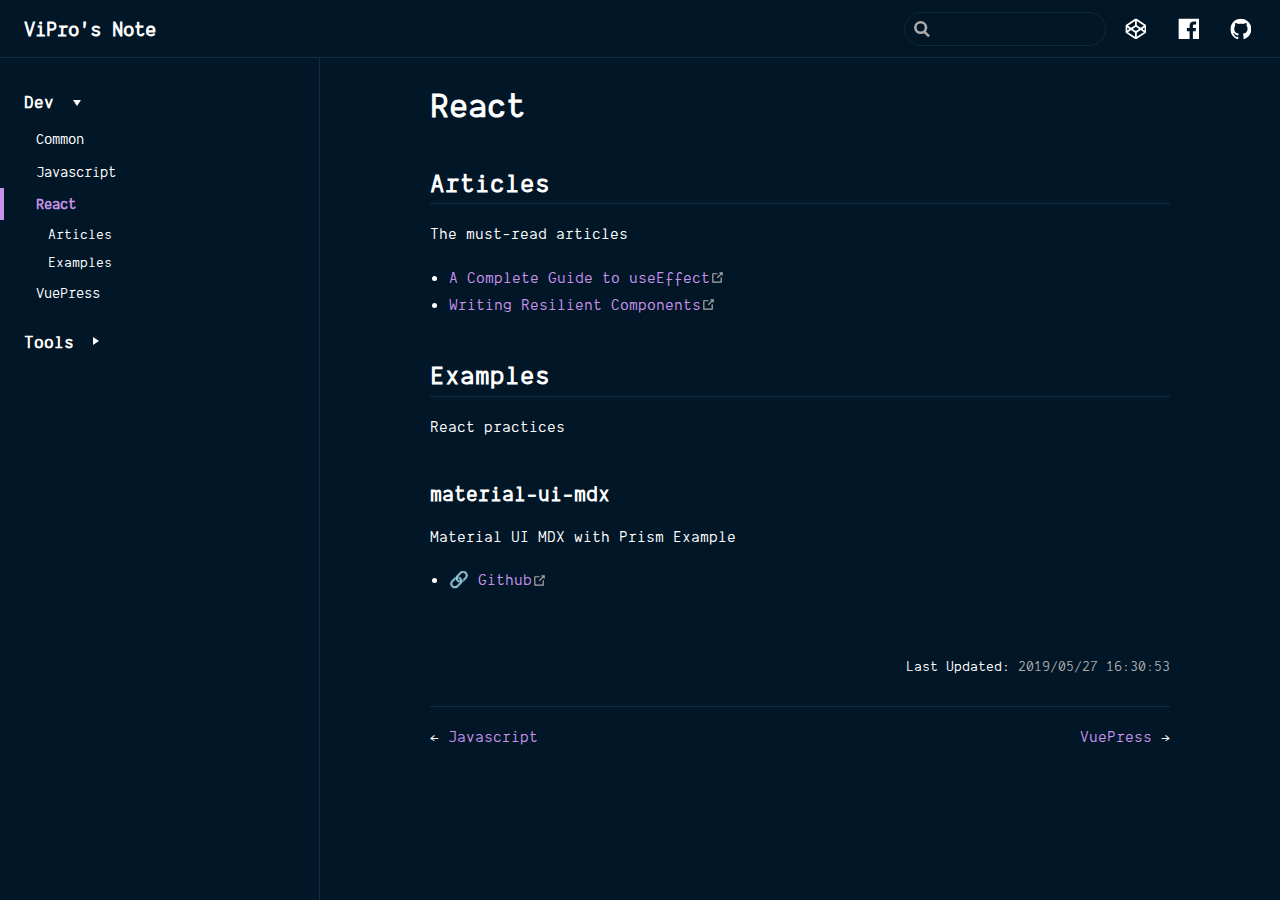
<file: dev/react.html>
<!DOCTYPE html>
<html lang="en-US">
  <head>
    <meta charset="utf-8">
    <meta name="viewport" content="width=device-width,initial-scale=1">
    <title>React | ViPro&#39;s Note</title>
    <meta name="description" content="Fancy design. Simple life.">
    
    
    <link rel="preload" href="/assets/css/0.styles.9ba87a59.css" as="style"><link rel="preload" href="/assets/js/app.996077fc.js" as="script"><link rel="preload" href="/assets/js/2.581a478e.js" as="script"><link rel="preload" href="/assets/js/3.885870a9.js" as="script"><link rel="preload" href="/assets/js/11.f59bbb8b.js" as="script"><link rel="preload" href="/assets/js/4.2d04b258.js" as="script"><link rel="prefetch" href="/assets/js/10.e64585fb.js"><link rel="prefetch" href="/assets/js/12.cefc8d56.js"><link rel="prefetch" href="/assets/js/13.e291e88d.js"><link rel="prefetch" href="/assets/js/14.02270de6.js"><link rel="prefetch" href="/assets/js/15.9e3294eb.js"><link rel="prefetch" href="/assets/js/16.ebea804e.js"><link rel="prefetch" href="/assets/js/17.eec010ac.js"><link rel="prefetch" href="/assets/js/5.b07dc178.js"><link rel="prefetch" href="/assets/js/6.9b34a6af.js"><link rel="prefetch" href="/assets/js/7.e8a5f6bf.js"><link rel="prefetch" href="/assets/js/8.8d2808ef.js"><link rel="prefetch" href="/assets/js/9.5b17d312.js">
    <link rel="stylesheet" href="/assets/css/0.styles.9ba87a59.css">
  </head>
  <body>
    <div id="app" data-server-rendered="true"><div class="theme-container"><header class="navbar"><div class="sidebar-button"><svg xmlns="http://www.w3.org/2000/svg" aria-hidden="true" role="img" viewBox="0 0 448 512" class="icon"><path fill="currentColor" d="M436 124H12c-6.627 0-12-5.373-12-12V80c0-6.627 5.373-12 12-12h424c6.627 0 12 5.373 12 12v32c0 6.627-5.373 12-12 12zm0 160H12c-6.627 0-12-5.373-12-12v-32c0-6.627 5.373-12 12-12h424c6.627 0 12 5.373 12 12v32c0 6.627-5.373 12-12 12zm0 160H12c-6.627 0-12-5.373-12-12v-32c0-6.627 5.373-12 12-12h424c6.627 0 12 5.373 12 12v32c0 6.627-5.373 12-12 12z"></path></svg></div> <a href="/" class="home-link router-link-active"><!----> <span class="site-name">ViPro's Note</span></a> <div class="links"><div class="search-box"><input aria-label="Search" autocomplete="off" spellcheck="false" value=""> <!----></div> <nav class="nav-links can-hide" data-v-5420ad11><div class="nav-item" data-v-5420ad11><a href="https://codepen.io/VdustR" target="_blank" rel="noopener noreferrer" class="nav-link external" data-v-6a3b442e data-v-5420ad11><img alt="CodePen" src="/assets/img/codepen.5eee1af7.svg" class="myIcon" data-v-6a3b442e> <div class="myLabel" data-v-6a3b442e>
    CodePen
    <svg xmlns="http://www.w3.org/2000/svg" aria-hidden="true" x="0px" y="0px" viewBox="0 0 100 100" width="15" height="15" class="icon outbound" data-v-6a3b442e data-v-6a3b442e><path fill="currentColor" d="M18.8,85.1h56l0,0c2.2,0,4-1.8,4-4v-32h-8v28h-48v-48h28v-8h-32l0,0c-2.2,0-4,1.8-4,4v56C14.8,83.3,16.6,85.1,18.8,85.1z"></path> <polygon fill="currentColor" points="45.7,48.7 51.3,54.3 77.2,28.5 77.2,37.2 85.2,37.2 85.2,14.9 62.8,14.9 62.8,22.9 71.5,22.9"></polygon></svg></div></a></div><div class="nav-item" data-v-5420ad11><a href="https://www.facebook.com/VdustR" target="_blank" rel="noopener noreferrer" class="nav-link external" data-v-6a3b442e data-v-5420ad11><img alt="Facebook" src="/assets/img/facebook.a52c2470.svg" class="myIcon" data-v-6a3b442e> <div class="myLabel" data-v-6a3b442e>
    Facebook
    <svg xmlns="http://www.w3.org/2000/svg" aria-hidden="true" x="0px" y="0px" viewBox="0 0 100 100" width="15" height="15" class="icon outbound" data-v-6a3b442e data-v-6a3b442e><path fill="currentColor" d="M18.8,85.1h56l0,0c2.2,0,4-1.8,4-4v-32h-8v28h-48v-48h28v-8h-32l0,0c-2.2,0-4,1.8-4,4v56C14.8,83.3,16.6,85.1,18.8,85.1z"></path> <polygon fill="currentColor" points="45.7,48.7 51.3,54.3 77.2,28.5 77.2,37.2 85.2,37.2 85.2,14.9 62.8,14.9 62.8,22.9 71.5,22.9"></polygon></svg></div></a></div><div class="nav-item" data-v-5420ad11><a href="https://github.com/VdustR" target="_blank" rel="noopener noreferrer" class="nav-link external" data-v-6a3b442e data-v-5420ad11><img alt="GitHub" src="/assets/img/github.617870e4.svg" class="myIcon" data-v-6a3b442e> <div class="myLabel" data-v-6a3b442e>
    GitHub
    <svg xmlns="http://www.w3.org/2000/svg" aria-hidden="true" x="0px" y="0px" viewBox="0 0 100 100" width="15" height="15" class="icon outbound" data-v-6a3b442e data-v-6a3b442e><path fill="currentColor" d="M18.8,85.1h56l0,0c2.2,0,4-1.8,4-4v-32h-8v28h-48v-48h28v-8h-32l0,0c-2.2,0-4,1.8-4,4v56C14.8,83.3,16.6,85.1,18.8,85.1z"></path> <polygon fill="currentColor" points="45.7,48.7 51.3,54.3 77.2,28.5 77.2,37.2 85.2,37.2 85.2,14.9 62.8,14.9 62.8,22.9 71.5,22.9"></polygon></svg></div></a></div> <!----></nav></div></header> <div class="sidebar-mask"></div> <aside class="sidebar"><nav class="nav-links" data-v-5420ad11><div class="nav-item" data-v-5420ad11><a href="https://codepen.io/VdustR" target="_blank" rel="noopener noreferrer" class="nav-link external" data-v-6a3b442e data-v-5420ad11><img alt="CodePen" src="/assets/img/codepen.5eee1af7.svg" class="myIcon" data-v-6a3b442e> <div class="myLabel" data-v-6a3b442e>
    CodePen
    <svg xmlns="http://www.w3.org/2000/svg" aria-hidden="true" x="0px" y="0px" viewBox="0 0 100 100" width="15" height="15" class="icon outbound" data-v-6a3b442e data-v-6a3b442e><path fill="currentColor" d="M18.8,85.1h56l0,0c2.2,0,4-1.8,4-4v-32h-8v28h-48v-48h28v-8h-32l0,0c-2.2,0-4,1.8-4,4v56C14.8,83.3,16.6,85.1,18.8,85.1z"></path> <polygon fill="currentColor" points="45.7,48.7 51.3,54.3 77.2,28.5 77.2,37.2 85.2,37.2 85.2,14.9 62.8,14.9 62.8,22.9 71.5,22.9"></polygon></svg></div></a></div><div class="nav-item" data-v-5420ad11><a href="https://www.facebook.com/VdustR" target="_blank" rel="noopener noreferrer" class="nav-link external" data-v-6a3b442e data-v-5420ad11><img alt="Facebook" src="/assets/img/facebook.a52c2470.svg" class="myIcon" data-v-6a3b442e> <div class="myLabel" data-v-6a3b442e>
    Facebook
    <svg xmlns="http://www.w3.org/2000/svg" aria-hidden="true" x="0px" y="0px" viewBox="0 0 100 100" width="15" height="15" class="icon outbound" data-v-6a3b442e data-v-6a3b442e><path fill="currentColor" d="M18.8,85.1h56l0,0c2.2,0,4-1.8,4-4v-32h-8v28h-48v-48h28v-8h-32l0,0c-2.2,0-4,1.8-4,4v56C14.8,83.3,16.6,85.1,18.8,85.1z"></path> <polygon fill="currentColor" points="45.7,48.7 51.3,54.3 77.2,28.5 77.2,37.2 85.2,37.2 85.2,14.9 62.8,14.9 62.8,22.9 71.5,22.9"></polygon></svg></div></a></div><div class="nav-item" data-v-5420ad11><a href="https://github.com/VdustR" target="_blank" rel="noopener noreferrer" class="nav-link external" data-v-6a3b442e data-v-5420ad11><img alt="GitHub" src="/assets/img/github.617870e4.svg" class="myIcon" data-v-6a3b442e> <div class="myLabel" data-v-6a3b442e>
    GitHub
    <svg xmlns="http://www.w3.org/2000/svg" aria-hidden="true" x="0px" y="0px" viewBox="0 0 100 100" width="15" height="15" class="icon outbound" data-v-6a3b442e data-v-6a3b442e><path fill="currentColor" d="M18.8,85.1h56l0,0c2.2,0,4-1.8,4-4v-32h-8v28h-48v-48h28v-8h-32l0,0c-2.2,0-4,1.8-4,4v56C14.8,83.3,16.6,85.1,18.8,85.1z"></path> <polygon fill="currentColor" points="45.7,48.7 51.3,54.3 77.2,28.5 77.2,37.2 85.2,37.2 85.2,14.9 62.8,14.9 62.8,22.9 71.5,22.9"></polygon></svg></div></a></div> <!----></nav>  <ul class="sidebar-links"><li><section class="sidebar-group collapsable depth-0"><p class="sidebar-heading open"><span>Dev</span> <span class="arrow down"></span></p> <ul class="sidebar-links sidebar-group-items"><li><a href="/dev/common.html" class="sidebar-link">Common</a></li><li><a href="/dev/javascript.html" class="sidebar-link">Javascript</a></li><li><a href="/dev/react.html" class="active sidebar-link">React</a><ul class="sidebar-sub-headers"><li class="sidebar-sub-header"><a href="/dev/react.html#articles" class="sidebar-link">Articles</a></li><li class="sidebar-sub-header"><a href="/dev/react.html#examples" class="sidebar-link">Examples</a></li></ul></li><li><a href="/dev/vuepress.html" class="sidebar-link">VuePress</a></li></ul></section></li><li><section class="sidebar-group collapsable depth-0"><p class="sidebar-heading"><span>Tools</span> <span class="arrow right"></span></p> <!----></section></li></ul> </aside> <main class="page"> <div class="content default"><h1 id="react"><a href="#react" aria-hidden="true" class="header-anchor">#</a> React</h1> <h2 id="articles"><a href="#articles" aria-hidden="true" class="header-anchor">#</a> Articles</h2> <p>The must-read articles</p> <ul><li><a href="https://overreacted.io/a-complete-guide-to-useeffect/" target="_blank" rel="noopener noreferrer">A Complete Guide to useEffect<svg xmlns="http://www.w3.org/2000/svg" aria-hidden="true" x="0px" y="0px" viewBox="0 0 100 100" width="15" height="15" class="icon outbound"><path fill="currentColor" d="M18.8,85.1h56l0,0c2.2,0,4-1.8,4-4v-32h-8v28h-48v-48h28v-8h-32l0,0c-2.2,0-4,1.8-4,4v56C14.8,83.3,16.6,85.1,18.8,85.1z"></path> <polygon fill="currentColor" points="45.7,48.7 51.3,54.3 77.2,28.5 77.2,37.2 85.2,37.2 85.2,14.9 62.8,14.9 62.8,22.9 71.5,22.9"></polygon></svg></a></li> <li><a href="https://overreacted.io/writing-resilient-components/" target="_blank" rel="noopener noreferrer">Writing Resilient Components<svg xmlns="http://www.w3.org/2000/svg" aria-hidden="true" x="0px" y="0px" viewBox="0 0 100 100" width="15" height="15" class="icon outbound"><path fill="currentColor" d="M18.8,85.1h56l0,0c2.2,0,4-1.8,4-4v-32h-8v28h-48v-48h28v-8h-32l0,0c-2.2,0-4,1.8-4,4v56C14.8,83.3,16.6,85.1,18.8,85.1z"></path> <polygon fill="currentColor" points="45.7,48.7 51.3,54.3 77.2,28.5 77.2,37.2 85.2,37.2 85.2,14.9 62.8,14.9 62.8,22.9 71.5,22.9"></polygon></svg></a></li></ul> <h2 id="examples"><a href="#examples" aria-hidden="true" class="header-anchor">#</a> Examples</h2> <p>React practices</p> <h3 id="material-ui-mdx"><a href="#material-ui-mdx" aria-hidden="true" class="header-anchor">#</a> material-ui-mdx</h3> <p>Material UI MDX with Prism Example</p> <ul><li><a href="https://github.com/VdustR/example-material-ui-mdx" target="_blank" rel="noopener noreferrer">🔗 Github<svg xmlns="http://www.w3.org/2000/svg" aria-hidden="true" x="0px" y="0px" viewBox="0 0 100 100" width="15" height="15" class="icon outbound"><path fill="currentColor" d="M18.8,85.1h56l0,0c2.2,0,4-1.8,4-4v-32h-8v28h-48v-48h28v-8h-32l0,0c-2.2,0-4,1.8-4,4v56C14.8,83.3,16.6,85.1,18.8,85.1z"></path> <polygon fill="currentColor" points="45.7,48.7 51.3,54.3 77.2,28.5 77.2,37.2 85.2,37.2 85.2,14.9 62.8,14.9 62.8,22.9 71.5,22.9"></polygon></svg></a></li></ul></div> <footer class="page-edit"><!----> <div class="last-updated"><span class="prefix">Last Updated: </span> <span class="time">2019/05/27 16:30:53</span></div></footer> <div class="page-nav"><p class="inner"><span class="prev">
        ←
        <a href="/dev/javascript.html" class="prev">
          Javascript
        </a></span> <span class="next"><a href="/dev/vuepress.html">
          VuePress
        </a>
        →
      </span></p></div> </main></div><div class="global-ui"><!----><!----></div></div>
    <script src="/assets/js/app.996077fc.js" defer></script><script src="/assets/js/2.581a478e.js" defer></script><script src="/assets/js/3.885870a9.js" defer></script><script src="/assets/js/11.f59bbb8b.js" defer></script><script src="/assets/js/4.2d04b258.js" defer></script>
  </body>
</html>
</file>
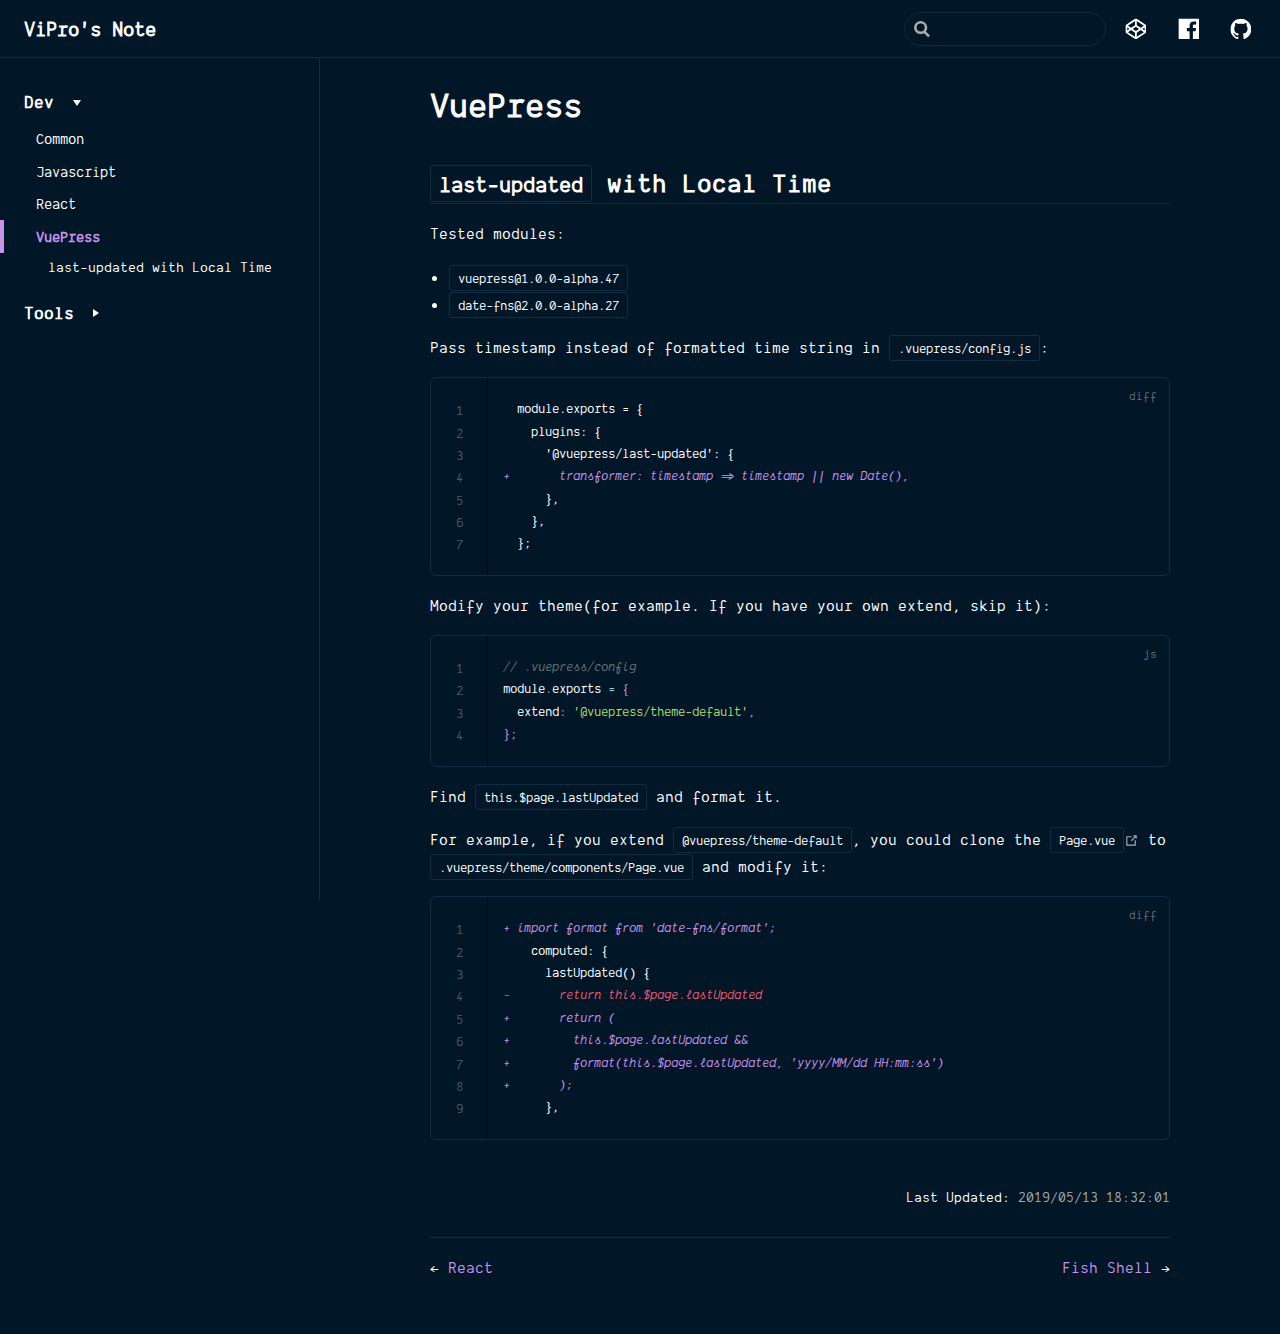
<file: dev/vuepress.html>
<!DOCTYPE html>
<html lang="en-US">
  <head>
    <meta charset="utf-8">
    <meta name="viewport" content="width=device-width,initial-scale=1">
    <title>VuePress | ViPro&#39;s Note</title>
    <meta name="description" content="Fancy design. Simple life.">
    
    
    <link rel="preload" href="/assets/css/0.styles.9ba87a59.css" as="style"><link rel="preload" href="/assets/js/app.996077fc.js" as="script"><link rel="preload" href="/assets/js/2.581a478e.js" as="script"><link rel="preload" href="/assets/js/3.885870a9.js" as="script"><link rel="preload" href="/assets/js/12.cefc8d56.js" as="script"><link rel="preload" href="/assets/js/4.2d04b258.js" as="script"><link rel="prefetch" href="/assets/js/10.e64585fb.js"><link rel="prefetch" href="/assets/js/11.f59bbb8b.js"><link rel="prefetch" href="/assets/js/13.e291e88d.js"><link rel="prefetch" href="/assets/js/14.02270de6.js"><link rel="prefetch" href="/assets/js/15.9e3294eb.js"><link rel="prefetch" href="/assets/js/16.ebea804e.js"><link rel="prefetch" href="/assets/js/17.eec010ac.js"><link rel="prefetch" href="/assets/js/5.b07dc178.js"><link rel="prefetch" href="/assets/js/6.9b34a6af.js"><link rel="prefetch" href="/assets/js/7.e8a5f6bf.js"><link rel="prefetch" href="/assets/js/8.8d2808ef.js"><link rel="prefetch" href="/assets/js/9.5b17d312.js">
    <link rel="stylesheet" href="/assets/css/0.styles.9ba87a59.css">
  </head>
  <body>
    <div id="app" data-server-rendered="true"><div class="theme-container"><header class="navbar"><div class="sidebar-button"><svg xmlns="http://www.w3.org/2000/svg" aria-hidden="true" role="img" viewBox="0 0 448 512" class="icon"><path fill="currentColor" d="M436 124H12c-6.627 0-12-5.373-12-12V80c0-6.627 5.373-12 12-12h424c6.627 0 12 5.373 12 12v32c0 6.627-5.373 12-12 12zm0 160H12c-6.627 0-12-5.373-12-12v-32c0-6.627 5.373-12 12-12h424c6.627 0 12 5.373 12 12v32c0 6.627-5.373 12-12 12zm0 160H12c-6.627 0-12-5.373-12-12v-32c0-6.627 5.373-12 12-12h424c6.627 0 12 5.373 12 12v32c0 6.627-5.373 12-12 12z"></path></svg></div> <a href="/" class="home-link router-link-active"><!----> <span class="site-name">ViPro's Note</span></a> <div class="links"><div class="search-box"><input aria-label="Search" autocomplete="off" spellcheck="false" value=""> <!----></div> <nav class="nav-links can-hide" data-v-5420ad11><div class="nav-item" data-v-5420ad11><a href="https://codepen.io/VdustR" target="_blank" rel="noopener noreferrer" class="nav-link external" data-v-6a3b442e data-v-5420ad11><img alt="CodePen" src="/assets/img/codepen.5eee1af7.svg" class="myIcon" data-v-6a3b442e> <div class="myLabel" data-v-6a3b442e>
    CodePen
    <svg xmlns="http://www.w3.org/2000/svg" aria-hidden="true" x="0px" y="0px" viewBox="0 0 100 100" width="15" height="15" class="icon outbound" data-v-6a3b442e data-v-6a3b442e><path fill="currentColor" d="M18.8,85.1h56l0,0c2.2,0,4-1.8,4-4v-32h-8v28h-48v-48h28v-8h-32l0,0c-2.2,0-4,1.8-4,4v56C14.8,83.3,16.6,85.1,18.8,85.1z"></path> <polygon fill="currentColor" points="45.7,48.7 51.3,54.3 77.2,28.5 77.2,37.2 85.2,37.2 85.2,14.9 62.8,14.9 62.8,22.9 71.5,22.9"></polygon></svg></div></a></div><div class="nav-item" data-v-5420ad11><a href="https://www.facebook.com/VdustR" target="_blank" rel="noopener noreferrer" class="nav-link external" data-v-6a3b442e data-v-5420ad11><img alt="Facebook" src="/assets/img/facebook.a52c2470.svg" class="myIcon" data-v-6a3b442e> <div class="myLabel" data-v-6a3b442e>
    Facebook
    <svg xmlns="http://www.w3.org/2000/svg" aria-hidden="true" x="0px" y="0px" viewBox="0 0 100 100" width="15" height="15" class="icon outbound" data-v-6a3b442e data-v-6a3b442e><path fill="currentColor" d="M18.8,85.1h56l0,0c2.2,0,4-1.8,4-4v-32h-8v28h-48v-48h28v-8h-32l0,0c-2.2,0-4,1.8-4,4v56C14.8,83.3,16.6,85.1,18.8,85.1z"></path> <polygon fill="currentColor" points="45.7,48.7 51.3,54.3 77.2,28.5 77.2,37.2 85.2,37.2 85.2,14.9 62.8,14.9 62.8,22.9 71.5,22.9"></polygon></svg></div></a></div><div class="nav-item" data-v-5420ad11><a href="https://github.com/VdustR" target="_blank" rel="noopener noreferrer" class="nav-link external" data-v-6a3b442e data-v-5420ad11><img alt="GitHub" src="/assets/img/github.617870e4.svg" class="myIcon" data-v-6a3b442e> <div class="myLabel" data-v-6a3b442e>
    GitHub
    <svg xmlns="http://www.w3.org/2000/svg" aria-hidden="true" x="0px" y="0px" viewBox="0 0 100 100" width="15" height="15" class="icon outbound" data-v-6a3b442e data-v-6a3b442e><path fill="currentColor" d="M18.8,85.1h56l0,0c2.2,0,4-1.8,4-4v-32h-8v28h-48v-48h28v-8h-32l0,0c-2.2,0-4,1.8-4,4v56C14.8,83.3,16.6,85.1,18.8,85.1z"></path> <polygon fill="currentColor" points="45.7,48.7 51.3,54.3 77.2,28.5 77.2,37.2 85.2,37.2 85.2,14.9 62.8,14.9 62.8,22.9 71.5,22.9"></polygon></svg></div></a></div> <!----></nav></div></header> <div class="sidebar-mask"></div> <aside class="sidebar"><nav class="nav-links" data-v-5420ad11><div class="nav-item" data-v-5420ad11><a href="https://codepen.io/VdustR" target="_blank" rel="noopener noreferrer" class="nav-link external" data-v-6a3b442e data-v-5420ad11><img alt="CodePen" src="/assets/img/codepen.5eee1af7.svg" class="myIcon" data-v-6a3b442e> <div class="myLabel" data-v-6a3b442e>
    CodePen
    <svg xmlns="http://www.w3.org/2000/svg" aria-hidden="true" x="0px" y="0px" viewBox="0 0 100 100" width="15" height="15" class="icon outbound" data-v-6a3b442e data-v-6a3b442e><path fill="currentColor" d="M18.8,85.1h56l0,0c2.2,0,4-1.8,4-4v-32h-8v28h-48v-48h28v-8h-32l0,0c-2.2,0-4,1.8-4,4v56C14.8,83.3,16.6,85.1,18.8,85.1z"></path> <polygon fill="currentColor" points="45.7,48.7 51.3,54.3 77.2,28.5 77.2,37.2 85.2,37.2 85.2,14.9 62.8,14.9 62.8,22.9 71.5,22.9"></polygon></svg></div></a></div><div class="nav-item" data-v-5420ad11><a href="https://www.facebook.com/VdustR" target="_blank" rel="noopener noreferrer" class="nav-link external" data-v-6a3b442e data-v-5420ad11><img alt="Facebook" src="/assets/img/facebook.a52c2470.svg" class="myIcon" data-v-6a3b442e> <div class="myLabel" data-v-6a3b442e>
    Facebook
    <svg xmlns="http://www.w3.org/2000/svg" aria-hidden="true" x="0px" y="0px" viewBox="0 0 100 100" width="15" height="15" class="icon outbound" data-v-6a3b442e data-v-6a3b442e><path fill="currentColor" d="M18.8,85.1h56l0,0c2.2,0,4-1.8,4-4v-32h-8v28h-48v-48h28v-8h-32l0,0c-2.2,0-4,1.8-4,4v56C14.8,83.3,16.6,85.1,18.8,85.1z"></path> <polygon fill="currentColor" points="45.7,48.7 51.3,54.3 77.2,28.5 77.2,37.2 85.2,37.2 85.2,14.9 62.8,14.9 62.8,22.9 71.5,22.9"></polygon></svg></div></a></div><div class="nav-item" data-v-5420ad11><a href="https://github.com/VdustR" target="_blank" rel="noopener noreferrer" class="nav-link external" data-v-6a3b442e data-v-5420ad11><img alt="GitHub" src="/assets/img/github.617870e4.svg" class="myIcon" data-v-6a3b442e> <div class="myLabel" data-v-6a3b442e>
    GitHub
    <svg xmlns="http://www.w3.org/2000/svg" aria-hidden="true" x="0px" y="0px" viewBox="0 0 100 100" width="15" height="15" class="icon outbound" data-v-6a3b442e data-v-6a3b442e><path fill="currentColor" d="M18.8,85.1h56l0,0c2.2,0,4-1.8,4-4v-32h-8v28h-48v-48h28v-8h-32l0,0c-2.2,0-4,1.8-4,4v56C14.8,83.3,16.6,85.1,18.8,85.1z"></path> <polygon fill="currentColor" points="45.7,48.7 51.3,54.3 77.2,28.5 77.2,37.2 85.2,37.2 85.2,14.9 62.8,14.9 62.8,22.9 71.5,22.9"></polygon></svg></div></a></div> <!----></nav>  <ul class="sidebar-links"><li><section class="sidebar-group collapsable depth-0"><p class="sidebar-heading open"><span>Dev</span> <span class="arrow down"></span></p> <ul class="sidebar-links sidebar-group-items"><li><a href="/dev/common.html" class="sidebar-link">Common</a></li><li><a href="/dev/javascript.html" class="sidebar-link">Javascript</a></li><li><a href="/dev/react.html" class="sidebar-link">React</a></li><li><a href="/dev/vuepress.html" class="active sidebar-link">VuePress</a><ul class="sidebar-sub-headers"><li class="sidebar-sub-header"><a href="/dev/vuepress.html#last-updated-with-local-time" class="sidebar-link">last-updated with Local Time</a></li></ul></li></ul></section></li><li><section class="sidebar-group collapsable depth-0"><p class="sidebar-heading"><span>Tools</span> <span class="arrow right"></span></p> <!----></section></li></ul> </aside> <main class="page"> <div class="content default"><h1 id="vuepress"><a href="#vuepress" aria-hidden="true" class="header-anchor">#</a> VuePress</h1> <h2 id="last-updated-with-local-time"><a href="#last-updated-with-local-time" aria-hidden="true" class="header-anchor">#</a> <code>last-updated</code> with Local Time</h2> <p>Tested modules:</p> <ul><li><code>vuepress@1.0.0-alpha.47</code></li> <li><code>date-fns@2.0.0-alpha.27</code></li></ul> <p>Pass timestamp instead of formatted time string in <code>.vuepress/config.js</code>:</p> <div class="language-diff line-numbers-mode"><pre class="language-diff"><code>  module.exports = {
    plugins: {
      '@vuepress/last-updated': {
<span class="token inserted">+       transformer: timestamp =&gt; timestamp || new Date(),</span>
      },
    },
  };
</code></pre> <div class="line-numbers-wrapper"><span class="line-number">1</span><br><span class="line-number">2</span><br><span class="line-number">3</span><br><span class="line-number">4</span><br><span class="line-number">5</span><br><span class="line-number">6</span><br><span class="line-number">7</span><br></div></div><p>Modify your theme(for example. If you have your own extend, skip it):</p> <div class="language-js line-numbers-mode"><pre class="language-js"><code><span class="token comment">// .vuepress/config</span>
module<span class="token punctuation">.</span>exports <span class="token operator">=</span> <span class="token punctuation">{</span>
  extend<span class="token punctuation">:</span> <span class="token string">'@vuepress/theme-default'</span><span class="token punctuation">,</span>
<span class="token punctuation">}</span><span class="token punctuation">;</span>
</code></pre> <div class="line-numbers-wrapper"><span class="line-number">1</span><br><span class="line-number">2</span><br><span class="line-number">3</span><br><span class="line-number">4</span><br></div></div><p>Find <code>this.$page.lastUpdated</code> and format it.</p> <p>For example, if you extend <code>@vuepress/theme-default</code>, you could clone the <a href="https://github.com/vuejs/vuepress/blob/3b14375/packages/%40vuepress/theme-default/components/Page.vue" target="_blank" rel="noopener noreferrer"><code>Page.vue</code><svg xmlns="http://www.w3.org/2000/svg" aria-hidden="true" x="0px" y="0px" viewBox="0 0 100 100" width="15" height="15" class="icon outbound"><path fill="currentColor" d="M18.8,85.1h56l0,0c2.2,0,4-1.8,4-4v-32h-8v28h-48v-48h28v-8h-32l0,0c-2.2,0-4,1.8-4,4v56C14.8,83.3,16.6,85.1,18.8,85.1z"></path> <polygon fill="currentColor" points="45.7,48.7 51.3,54.3 77.2,28.5 77.2,37.2 85.2,37.2 85.2,14.9 62.8,14.9 62.8,22.9 71.5,22.9"></polygon></svg></a> to <code>.vuepress/theme/components/Page.vue</code> and modify it:</p> <div class="language-diff line-numbers-mode"><pre class="language-diff"><code><span class="token inserted">+ import format from 'date-fns/format';</span>
    computed: {
      lastUpdated() {
<span class="token deleted">-       return this.$page.lastUpdated</span>
<span class="token inserted">+       return (</span>
<span class="token inserted">+         this.$page.lastUpdated &amp;&amp;</span>
<span class="token inserted">+         format(this.$page.lastUpdated, 'yyyy/MM/dd HH:mm:ss')</span>
<span class="token inserted">+       );</span>
      },
</code></pre> <div class="line-numbers-wrapper"><span class="line-number">1</span><br><span class="line-number">2</span><br><span class="line-number">3</span><br><span class="line-number">4</span><br><span class="line-number">5</span><br><span class="line-number">6</span><br><span class="line-number">7</span><br><span class="line-number">8</span><br><span class="line-number">9</span><br></div></div></div> <footer class="page-edit"><!----> <div class="last-updated"><span class="prefix">Last Updated: </span> <span class="time">2019/05/13 18:32:01</span></div></footer> <div class="page-nav"><p class="inner"><span class="prev">
        ←
        <a href="/dev/react.html" class="prev">
          React
        </a></span> <span class="next"><a href="/tools/fish.html">
          Fish Shell
        </a>
        →
      </span></p></div> </main></div><div class="global-ui"><!----><!----></div></div>
    <script src="/assets/js/app.996077fc.js" defer></script><script src="/assets/js/2.581a478e.js" defer></script><script src="/assets/js/3.885870a9.js" defer></script><script src="/assets/js/12.cefc8d56.js" defer></script><script src="/assets/js/4.2d04b258.js" defer></script>
  </body>
</html>
</file>
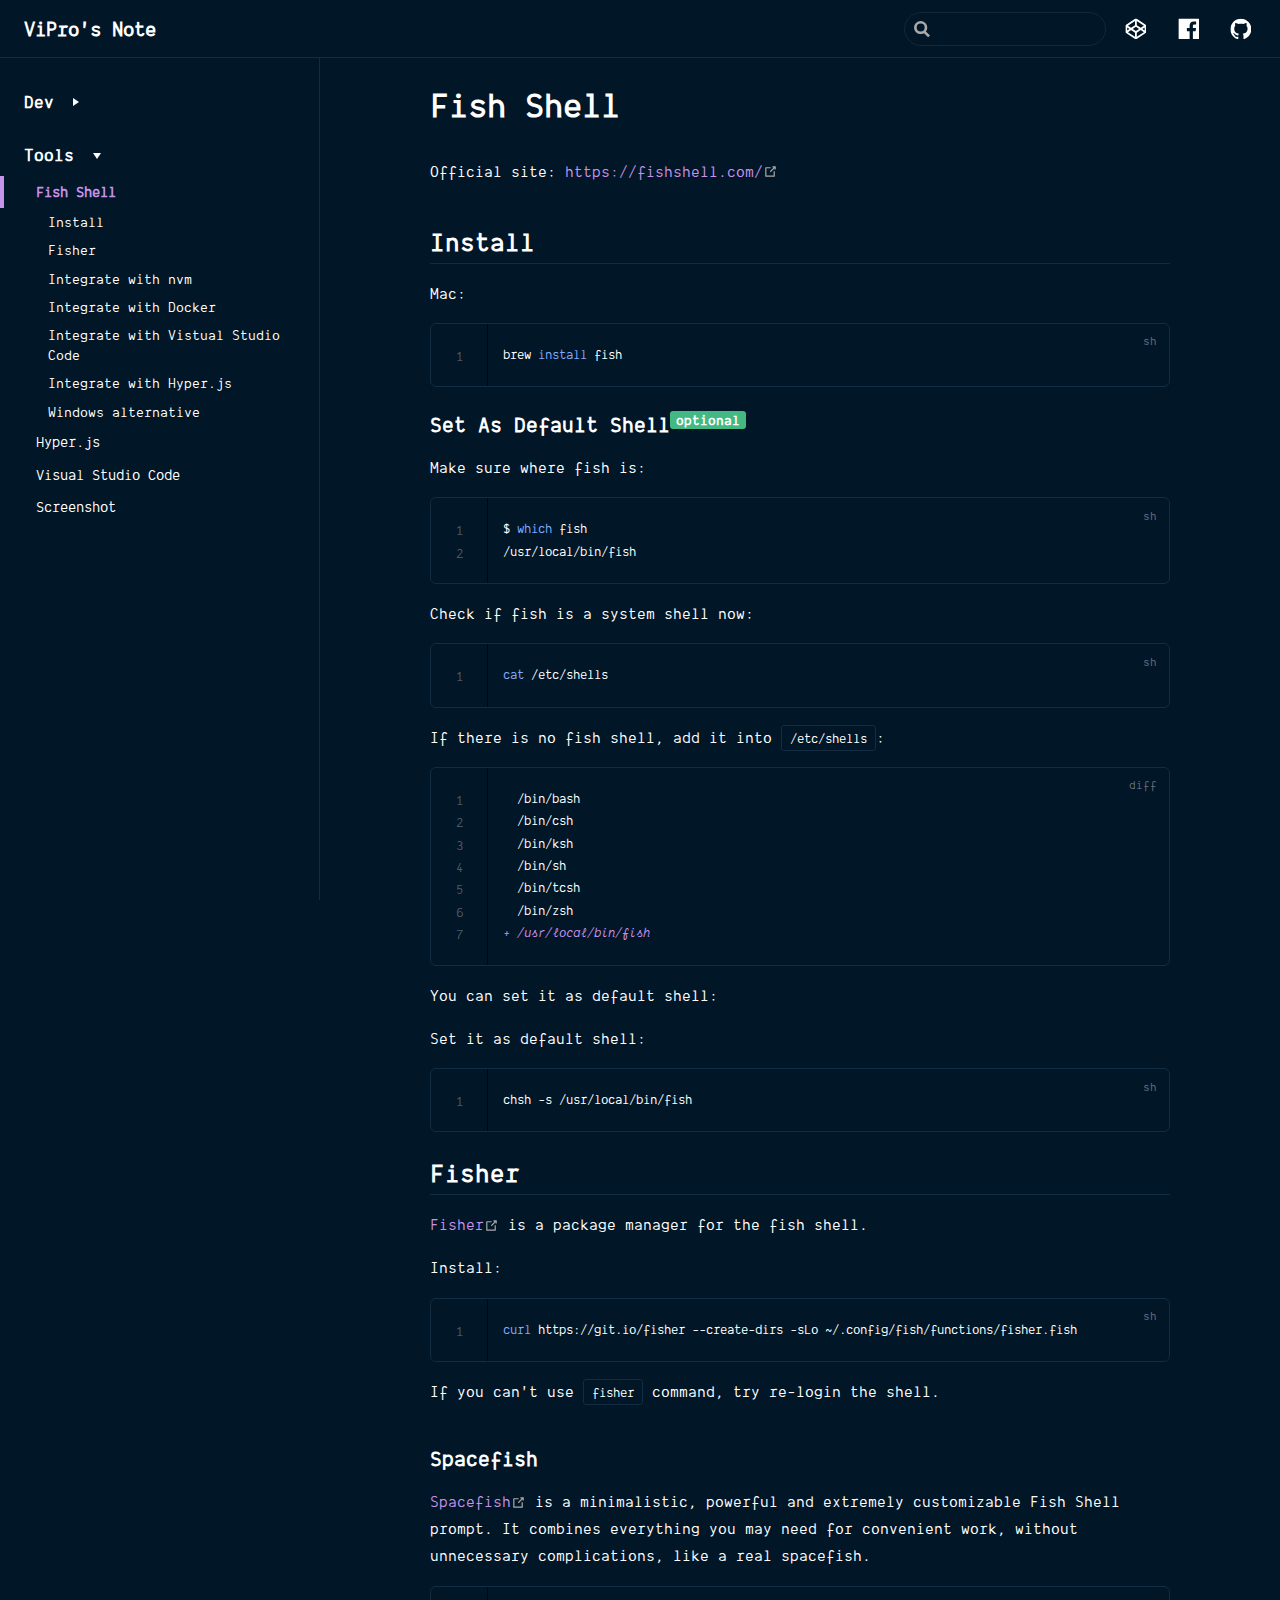
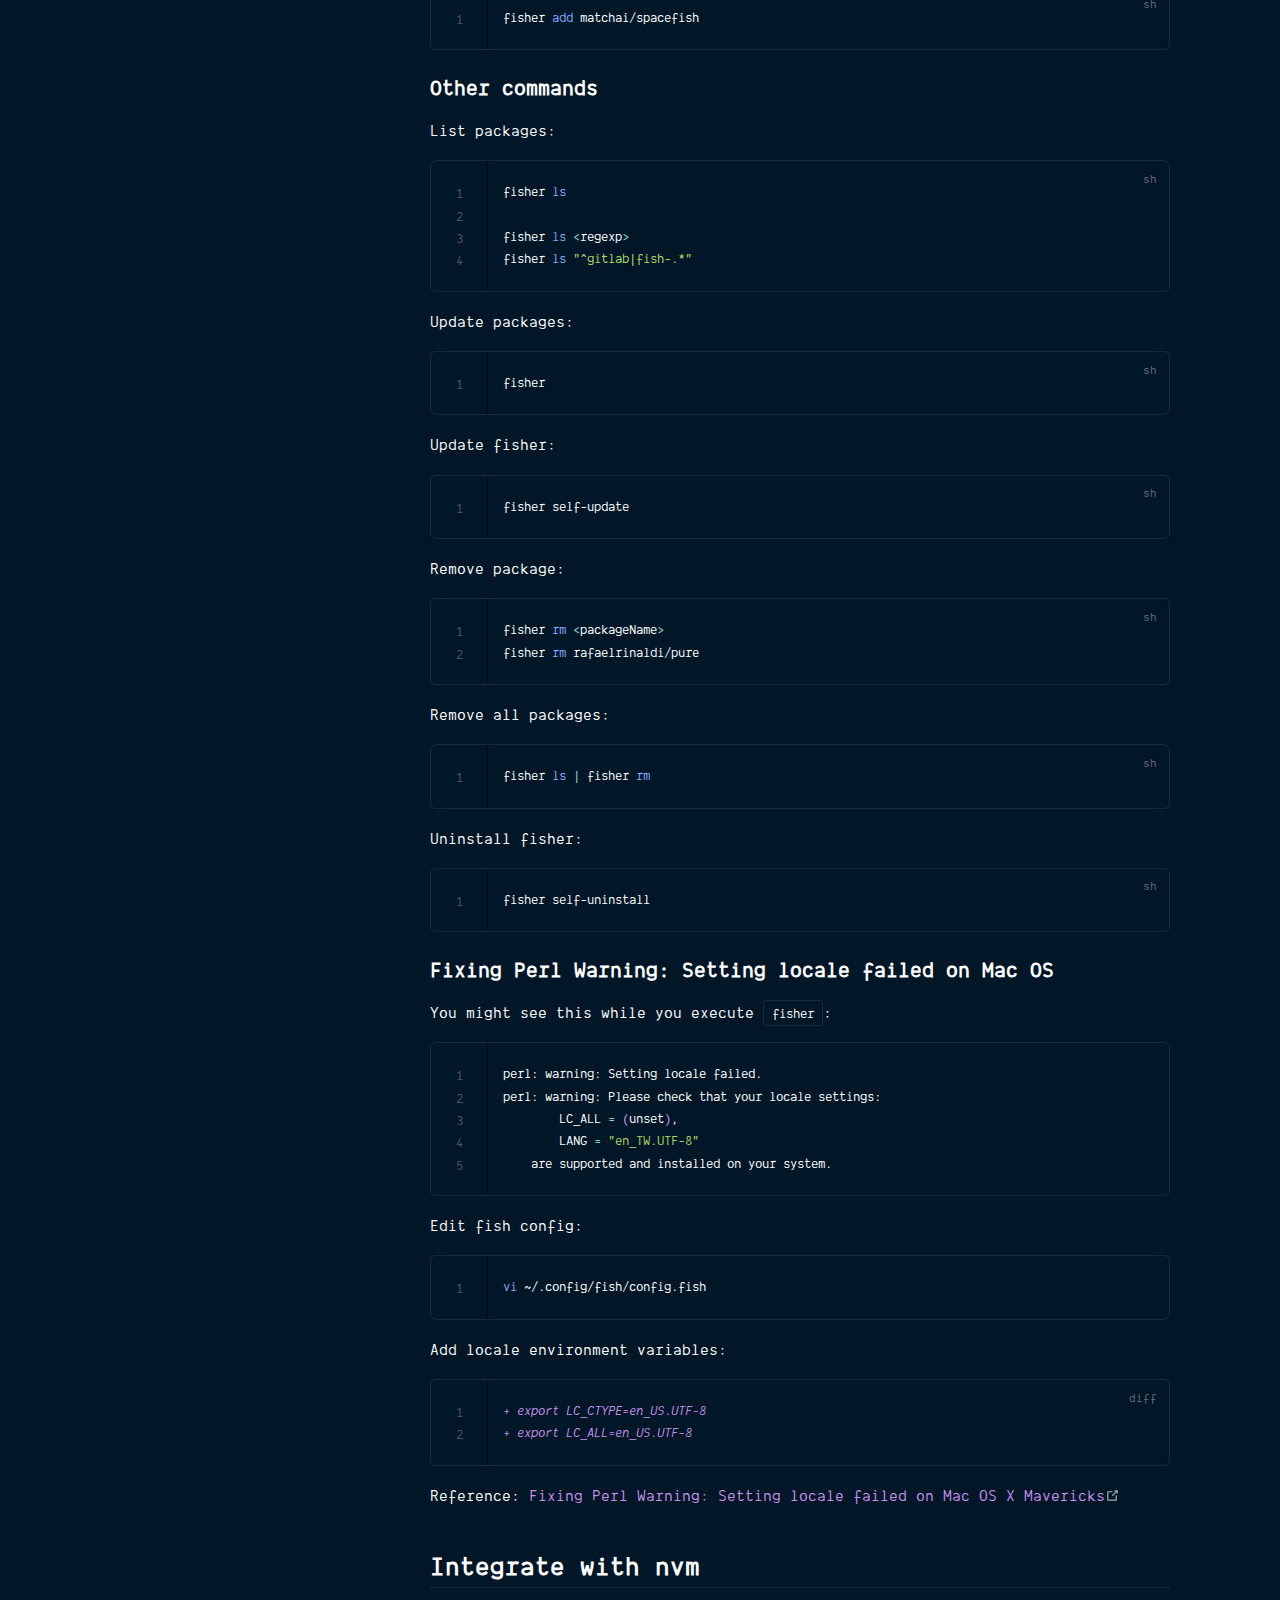
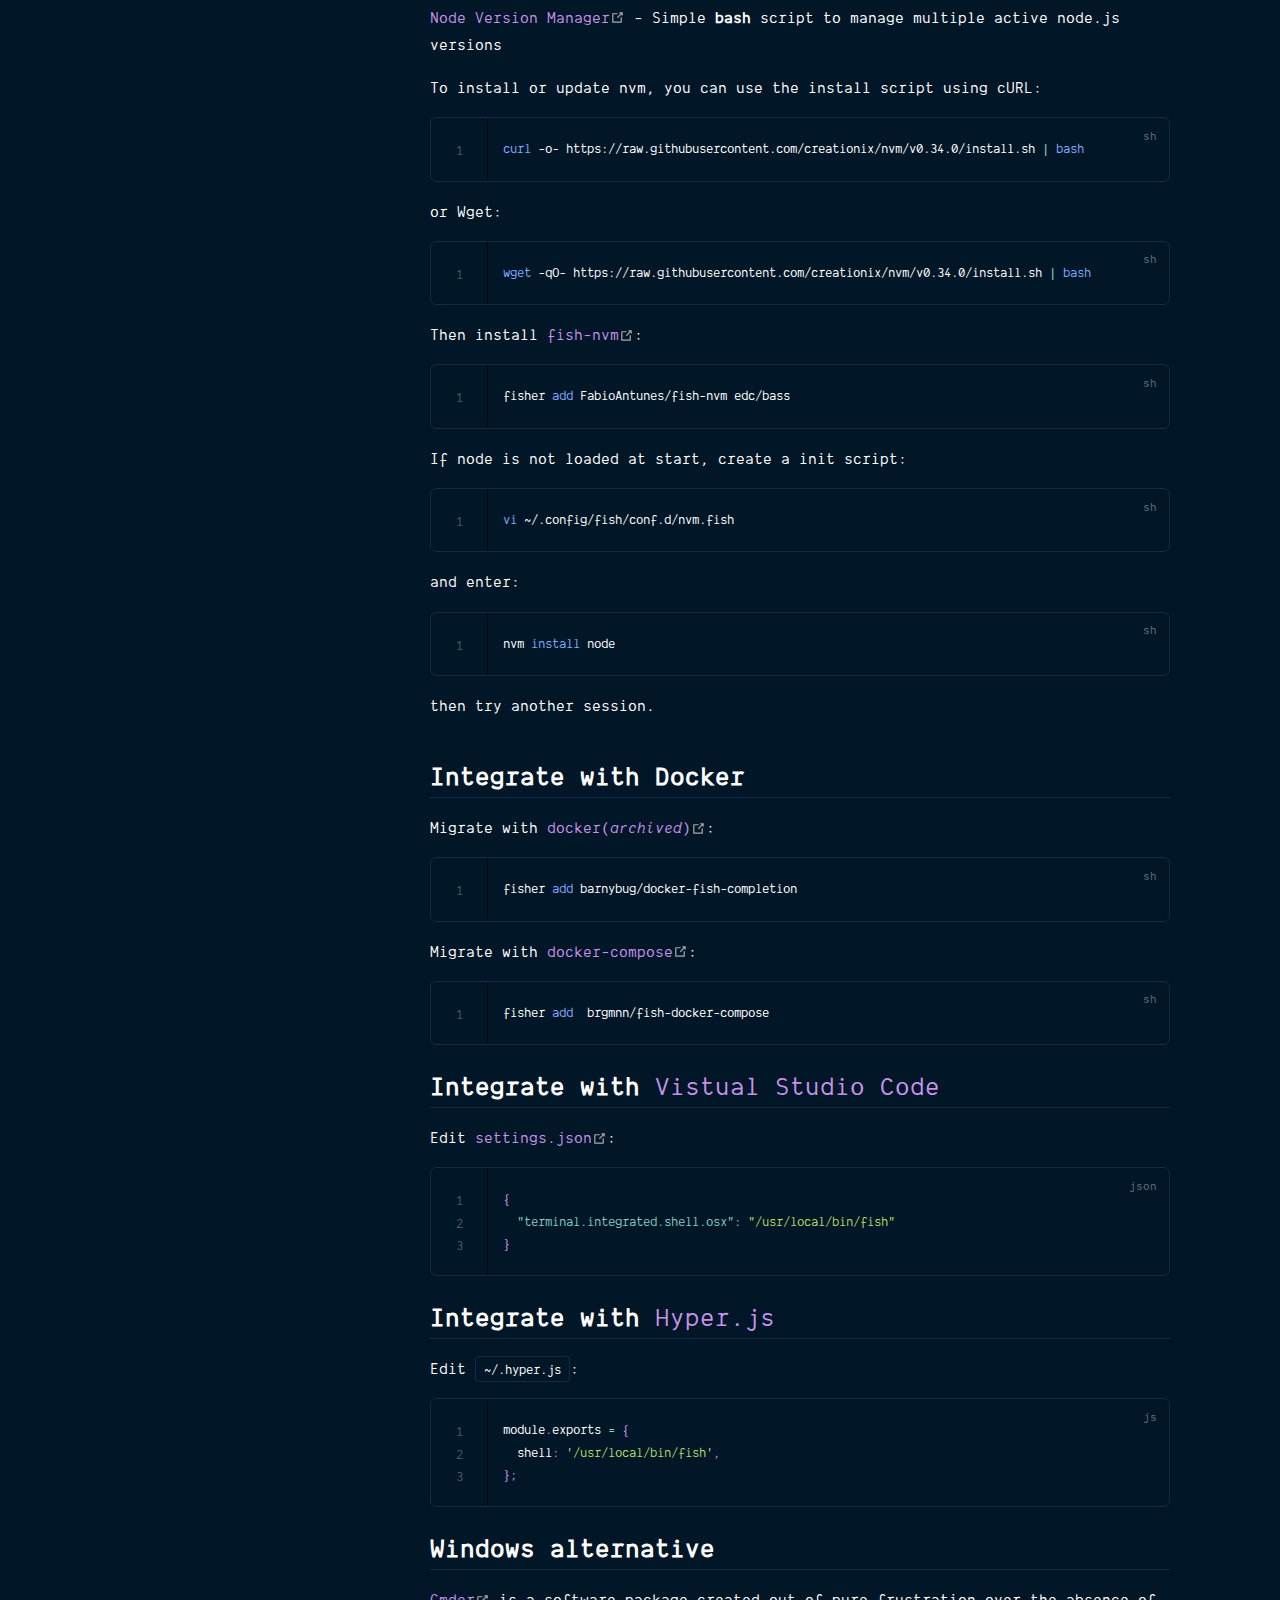
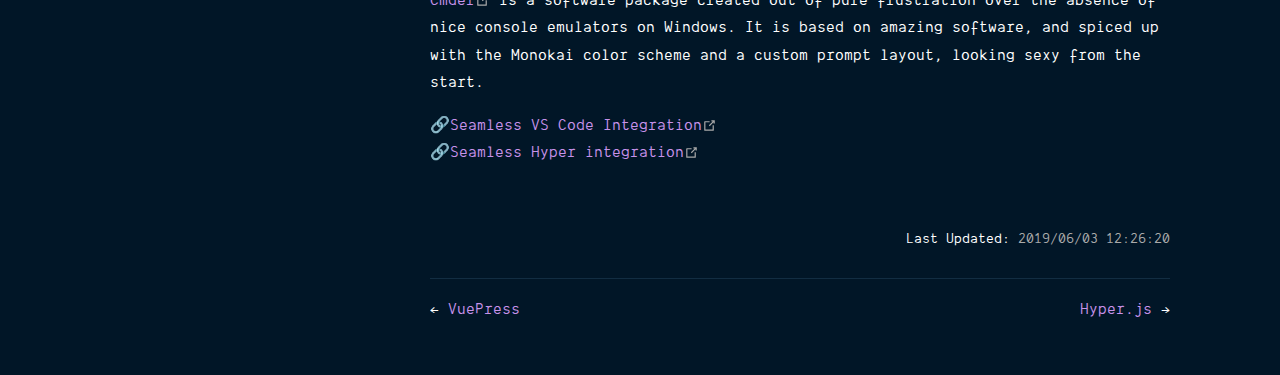
<file: tools/fish.html>
<!DOCTYPE html>
<html lang="en-US">
  <head>
    <meta charset="utf-8">
    <meta name="viewport" content="width=device-width,initial-scale=1">
    <title>Fish Shell | ViPro&#39;s Note</title>
    <meta name="description" content="Fancy design. Simple life.">
    
    
    <link rel="preload" href="/assets/css/0.styles.9ba87a59.css" as="style"><link rel="preload" href="/assets/js/app.996077fc.js" as="script"><link rel="preload" href="/assets/js/2.581a478e.js" as="script"><link rel="preload" href="/assets/js/3.885870a9.js" as="script"><link rel="preload" href="/assets/js/13.e291e88d.js" as="script"><link rel="preload" href="/assets/js/6.9b34a6af.js" as="script"><link rel="preload" href="/assets/js/4.2d04b258.js" as="script"><link rel="prefetch" href="/assets/js/10.e64585fb.js"><link rel="prefetch" href="/assets/js/11.f59bbb8b.js"><link rel="prefetch" href="/assets/js/12.cefc8d56.js"><link rel="prefetch" href="/assets/js/14.02270de6.js"><link rel="prefetch" href="/assets/js/15.9e3294eb.js"><link rel="prefetch" href="/assets/js/16.ebea804e.js"><link rel="prefetch" href="/assets/js/17.eec010ac.js"><link rel="prefetch" href="/assets/js/5.b07dc178.js"><link rel="prefetch" href="/assets/js/7.e8a5f6bf.js"><link rel="prefetch" href="/assets/js/8.8d2808ef.js"><link rel="prefetch" href="/assets/js/9.5b17d312.js">
    <link rel="stylesheet" href="/assets/css/0.styles.9ba87a59.css">
  </head>
  <body>
    <div id="app" data-server-rendered="true"><div class="theme-container"><header class="navbar"><div class="sidebar-button"><svg xmlns="http://www.w3.org/2000/svg" aria-hidden="true" role="img" viewBox="0 0 448 512" class="icon"><path fill="currentColor" d="M436 124H12c-6.627 0-12-5.373-12-12V80c0-6.627 5.373-12 12-12h424c6.627 0 12 5.373 12 12v32c0 6.627-5.373 12-12 12zm0 160H12c-6.627 0-12-5.373-12-12v-32c0-6.627 5.373-12 12-12h424c6.627 0 12 5.373 12 12v32c0 6.627-5.373 12-12 12zm0 160H12c-6.627 0-12-5.373-12-12v-32c0-6.627 5.373-12 12-12h424c6.627 0 12 5.373 12 12v32c0 6.627-5.373 12-12 12z"></path></svg></div> <a href="/" class="home-link router-link-active"><!----> <span class="site-name">ViPro's Note</span></a> <div class="links"><div class="search-box"><input aria-label="Search" autocomplete="off" spellcheck="false" value=""> <!----></div> <nav class="nav-links can-hide" data-v-5420ad11><div class="nav-item" data-v-5420ad11><a href="https://codepen.io/VdustR" target="_blank" rel="noopener noreferrer" class="nav-link external" data-v-6a3b442e data-v-5420ad11><img alt="CodePen" src="/assets/img/codepen.5eee1af7.svg" class="myIcon" data-v-6a3b442e> <div class="myLabel" data-v-6a3b442e>
    CodePen
    <svg xmlns="http://www.w3.org/2000/svg" aria-hidden="true" x="0px" y="0px" viewBox="0 0 100 100" width="15" height="15" class="icon outbound" data-v-6a3b442e data-v-6a3b442e><path fill="currentColor" d="M18.8,85.1h56l0,0c2.2,0,4-1.8,4-4v-32h-8v28h-48v-48h28v-8h-32l0,0c-2.2,0-4,1.8-4,4v56C14.8,83.3,16.6,85.1,18.8,85.1z"></path> <polygon fill="currentColor" points="45.7,48.7 51.3,54.3 77.2,28.5 77.2,37.2 85.2,37.2 85.2,14.9 62.8,14.9 62.8,22.9 71.5,22.9"></polygon></svg></div></a></div><div class="nav-item" data-v-5420ad11><a href="https://www.facebook.com/VdustR" target="_blank" rel="noopener noreferrer" class="nav-link external" data-v-6a3b442e data-v-5420ad11><img alt="Facebook" src="/assets/img/facebook.a52c2470.svg" class="myIcon" data-v-6a3b442e> <div class="myLabel" data-v-6a3b442e>
    Facebook
    <svg xmlns="http://www.w3.org/2000/svg" aria-hidden="true" x="0px" y="0px" viewBox="0 0 100 100" width="15" height="15" class="icon outbound" data-v-6a3b442e data-v-6a3b442e><path fill="currentColor" d="M18.8,85.1h56l0,0c2.2,0,4-1.8,4-4v-32h-8v28h-48v-48h28v-8h-32l0,0c-2.2,0-4,1.8-4,4v56C14.8,83.3,16.6,85.1,18.8,85.1z"></path> <polygon fill="currentColor" points="45.7,48.7 51.3,54.3 77.2,28.5 77.2,37.2 85.2,37.2 85.2,14.9 62.8,14.9 62.8,22.9 71.5,22.9"></polygon></svg></div></a></div><div class="nav-item" data-v-5420ad11><a href="https://github.com/VdustR" target="_blank" rel="noopener noreferrer" class="nav-link external" data-v-6a3b442e data-v-5420ad11><img alt="GitHub" src="/assets/img/github.617870e4.svg" class="myIcon" data-v-6a3b442e> <div class="myLabel" data-v-6a3b442e>
    GitHub
    <svg xmlns="http://www.w3.org/2000/svg" aria-hidden="true" x="0px" y="0px" viewBox="0 0 100 100" width="15" height="15" class="icon outbound" data-v-6a3b442e data-v-6a3b442e><path fill="currentColor" d="M18.8,85.1h56l0,0c2.2,0,4-1.8,4-4v-32h-8v28h-48v-48h28v-8h-32l0,0c-2.2,0-4,1.8-4,4v56C14.8,83.3,16.6,85.1,18.8,85.1z"></path> <polygon fill="currentColor" points="45.7,48.7 51.3,54.3 77.2,28.5 77.2,37.2 85.2,37.2 85.2,14.9 62.8,14.9 62.8,22.9 71.5,22.9"></polygon></svg></div></a></div> <!----></nav></div></header> <div class="sidebar-mask"></div> <aside class="sidebar"><nav class="nav-links" data-v-5420ad11><div class="nav-item" data-v-5420ad11><a href="https://codepen.io/VdustR" target="_blank" rel="noopener noreferrer" class="nav-link external" data-v-6a3b442e data-v-5420ad11><img alt="CodePen" src="/assets/img/codepen.5eee1af7.svg" class="myIcon" data-v-6a3b442e> <div class="myLabel" data-v-6a3b442e>
    CodePen
    <svg xmlns="http://www.w3.org/2000/svg" aria-hidden="true" x="0px" y="0px" viewBox="0 0 100 100" width="15" height="15" class="icon outbound" data-v-6a3b442e data-v-6a3b442e><path fill="currentColor" d="M18.8,85.1h56l0,0c2.2,0,4-1.8,4-4v-32h-8v28h-48v-48h28v-8h-32l0,0c-2.2,0-4,1.8-4,4v56C14.8,83.3,16.6,85.1,18.8,85.1z"></path> <polygon fill="currentColor" points="45.7,48.7 51.3,54.3 77.2,28.5 77.2,37.2 85.2,37.2 85.2,14.9 62.8,14.9 62.8,22.9 71.5,22.9"></polygon></svg></div></a></div><div class="nav-item" data-v-5420ad11><a href="https://www.facebook.com/VdustR" target="_blank" rel="noopener noreferrer" class="nav-link external" data-v-6a3b442e data-v-5420ad11><img alt="Facebook" src="/assets/img/facebook.a52c2470.svg" class="myIcon" data-v-6a3b442e> <div class="myLabel" data-v-6a3b442e>
    Facebook
    <svg xmlns="http://www.w3.org/2000/svg" aria-hidden="true" x="0px" y="0px" viewBox="0 0 100 100" width="15" height="15" class="icon outbound" data-v-6a3b442e data-v-6a3b442e><path fill="currentColor" d="M18.8,85.1h56l0,0c2.2,0,4-1.8,4-4v-32h-8v28h-48v-48h28v-8h-32l0,0c-2.2,0-4,1.8-4,4v56C14.8,83.3,16.6,85.1,18.8,85.1z"></path> <polygon fill="currentColor" points="45.7,48.7 51.3,54.3 77.2,28.5 77.2,37.2 85.2,37.2 85.2,14.9 62.8,14.9 62.8,22.9 71.5,22.9"></polygon></svg></div></a></div><div class="nav-item" data-v-5420ad11><a href="https://github.com/VdustR" target="_blank" rel="noopener noreferrer" class="nav-link external" data-v-6a3b442e data-v-5420ad11><img alt="GitHub" src="/assets/img/github.617870e4.svg" class="myIcon" data-v-6a3b442e> <div class="myLabel" data-v-6a3b442e>
    GitHub
    <svg xmlns="http://www.w3.org/2000/svg" aria-hidden="true" x="0px" y="0px" viewBox="0 0 100 100" width="15" height="15" class="icon outbound" data-v-6a3b442e data-v-6a3b442e><path fill="currentColor" d="M18.8,85.1h56l0,0c2.2,0,4-1.8,4-4v-32h-8v28h-48v-48h28v-8h-32l0,0c-2.2,0-4,1.8-4,4v56C14.8,83.3,16.6,85.1,18.8,85.1z"></path> <polygon fill="currentColor" points="45.7,48.7 51.3,54.3 77.2,28.5 77.2,37.2 85.2,37.2 85.2,14.9 62.8,14.9 62.8,22.9 71.5,22.9"></polygon></svg></div></a></div> <!----></nav>  <ul class="sidebar-links"><li><section class="sidebar-group collapsable depth-0"><p class="sidebar-heading"><span>Dev</span> <span class="arrow right"></span></p> <!----></section></li><li><section class="sidebar-group collapsable depth-0"><p class="sidebar-heading open"><span>Tools</span> <span class="arrow down"></span></p> <ul class="sidebar-links sidebar-group-items"><li><a href="/tools/fish.html" class="active sidebar-link">Fish Shell</a><ul class="sidebar-sub-headers"><li class="sidebar-sub-header"><a href="/tools/fish.html#install" class="sidebar-link">Install</a></li><li class="sidebar-sub-header"><a href="/tools/fish.html#fisher" class="sidebar-link">Fisher</a></li><li class="sidebar-sub-header"><a href="/tools/fish.html#integrate-with-nvm" class="sidebar-link">Integrate with nvm</a></li><li class="sidebar-sub-header"><a href="/tools/fish.html#integrate-with-docker" class="sidebar-link">Integrate with Docker</a></li><li class="sidebar-sub-header"><a href="/tools/fish.html#integrate-with-vistual-studio-code" class="sidebar-link">Integrate with Vistual Studio Code</a></li><li class="sidebar-sub-header"><a href="/tools/fish.html#integrate-with-hyper-js" class="sidebar-link">Integrate with Hyper.js</a></li><li class="sidebar-sub-header"><a href="/tools/fish.html#windows-alternative" class="sidebar-link">Windows alternative</a></li></ul></li><li><a href="/tools/hyper.html" class="sidebar-link">Hyper.js</a></li><li><a href="/tools/vscode.html" class="sidebar-link">Visual Studio Code</a></li><li><a href="/tools/screenshot.html" class="sidebar-link">Screenshot</a></li></ul></section></li></ul> </aside> <main class="page"> <div class="content default"><h1 id="fish-shell"><a href="#fish-shell" aria-hidden="true" class="header-anchor">#</a> Fish Shell</h1> <p>Official site: <a href="https://fishshell.com/" target="_blank" rel="noopener noreferrer">https://fishshell.com/<svg xmlns="http://www.w3.org/2000/svg" aria-hidden="true" x="0px" y="0px" viewBox="0 0 100 100" width="15" height="15" class="icon outbound"><path fill="currentColor" d="M18.8,85.1h56l0,0c2.2,0,4-1.8,4-4v-32h-8v28h-48v-48h28v-8h-32l0,0c-2.2,0-4,1.8-4,4v56C14.8,83.3,16.6,85.1,18.8,85.1z"></path> <polygon fill="currentColor" points="45.7,48.7 51.3,54.3 77.2,28.5 77.2,37.2 85.2,37.2 85.2,14.9 62.8,14.9 62.8,22.9 71.5,22.9"></polygon></svg></a></p> <h2 id="install"><a href="#install" aria-hidden="true" class="header-anchor">#</a> Install</h2> <p>Mac:</p> <div class="language-bash line-numbers-mode"><pre class="language-bash"><code>brew <span class="token function">install</span> fish
</code></pre> <div class="line-numbers-wrapper"><span class="line-number">1</span><br></div></div><h3 id="set-as-default-shell"><a href="#set-as-default-shell" aria-hidden="true" class="header-anchor">#</a> Set As Default Shell<span class="badge tip" style="vertical-align:top;" data-v-c13ee5b0>optional</span></h3> <p>Make sure where fish is:</p> <div class="language-bash line-numbers-mode"><pre class="language-bash"><code>$ <span class="token function">which</span> fish
/usr/local/bin/fish
</code></pre> <div class="line-numbers-wrapper"><span class="line-number">1</span><br><span class="line-number">2</span><br></div></div><p>Check if fish is a system shell now:</p> <div class="language-bash line-numbers-mode"><pre class="language-bash"><code><span class="token function">cat</span> /etc/shells
</code></pre> <div class="line-numbers-wrapper"><span class="line-number">1</span><br></div></div><p>If there is no fish shell, add it into <code>/etc/shells</code>:</p> <div class="language-diff line-numbers-mode"><pre class="language-diff"><code>  /bin/bash
  /bin/csh
  /bin/ksh
  /bin/sh
  /bin/tcsh
  /bin/zsh
<span class="token inserted">+ /usr/local/bin/fish</span>
</code></pre> <div class="line-numbers-wrapper"><span class="line-number">1</span><br><span class="line-number">2</span><br><span class="line-number">3</span><br><span class="line-number">4</span><br><span class="line-number">5</span><br><span class="line-number">6</span><br><span class="line-number">7</span><br></div></div><p>You can set it as default shell:</p> <p>Set it as default shell:</p> <div class="language-bash line-numbers-mode"><pre class="language-bash"><code>chsh -s /usr/local/bin/fish
</code></pre> <div class="line-numbers-wrapper"><span class="line-number">1</span><br></div></div><h2 id="fisher"><a href="#fisher" aria-hidden="true" class="header-anchor">#</a> Fisher</h2> <p><a href="https://github.com/jorgebucaran/fisher" target="_blank" rel="noopener noreferrer">Fisher<svg xmlns="http://www.w3.org/2000/svg" aria-hidden="true" x="0px" y="0px" viewBox="0 0 100 100" width="15" height="15" class="icon outbound"><path fill="currentColor" d="M18.8,85.1h56l0,0c2.2,0,4-1.8,4-4v-32h-8v28h-48v-48h28v-8h-32l0,0c-2.2,0-4,1.8-4,4v56C14.8,83.3,16.6,85.1,18.8,85.1z"></path> <polygon fill="currentColor" points="45.7,48.7 51.3,54.3 77.2,28.5 77.2,37.2 85.2,37.2 85.2,14.9 62.8,14.9 62.8,22.9 71.5,22.9"></polygon></svg></a> is a package manager for the fish shell.</p> <p>Install:</p> <div class="language-bash line-numbers-mode"><pre class="language-bash"><code><span class="token function">curl</span> https://git.io/fisher --create-dirs -sLo ~/.config/fish/functions/fisher.fish
</code></pre> <div class="line-numbers-wrapper"><span class="line-number">1</span><br></div></div><p>If you can't use <code>fisher</code> command, try re-login the shell.</p> <h3 id="spacefish"><a href="#spacefish" aria-hidden="true" class="header-anchor">#</a> Spacefish</h3> <p><a href="https://github.com/matchai/spacefish" target="_blank" rel="noopener noreferrer">Spacefish<svg xmlns="http://www.w3.org/2000/svg" aria-hidden="true" x="0px" y="0px" viewBox="0 0 100 100" width="15" height="15" class="icon outbound"><path fill="currentColor" d="M18.8,85.1h56l0,0c2.2,0,4-1.8,4-4v-32h-8v28h-48v-48h28v-8h-32l0,0c-2.2,0-4,1.8-4,4v56C14.8,83.3,16.6,85.1,18.8,85.1z"></path> <polygon fill="currentColor" points="45.7,48.7 51.3,54.3 77.2,28.5 77.2,37.2 85.2,37.2 85.2,14.9 62.8,14.9 62.8,22.9 71.5,22.9"></polygon></svg></a> is a minimalistic, powerful and extremely customizable Fish Shell prompt. It combines everything you may need for convenient work, without unnecessary complications, like a real spacefish.</p> <div class="language-bash line-numbers-mode"><pre class="language-bash"><code>fisher <span class="token function">add</span> matchai/spacefish
</code></pre> <div class="line-numbers-wrapper"><span class="line-number">1</span><br></div></div><h3 id="other-commands"><a href="#other-commands" aria-hidden="true" class="header-anchor">#</a> Other commands</h3> <p>List packages:</p> <div class="language-bash line-numbers-mode"><pre class="language-bash"><code>fisher <span class="token function">ls</span>

fisher <span class="token function">ls</span> <span class="token operator">&lt;</span>regexp<span class="token operator">&gt;</span>
fisher <span class="token function">ls</span> <span class="token string">&quot;^gitlab|fish-.*&quot;</span>
</code></pre> <div class="line-numbers-wrapper"><span class="line-number">1</span><br><span class="line-number">2</span><br><span class="line-number">3</span><br><span class="line-number">4</span><br></div></div><p>Update packages:</p> <div class="language-bash line-numbers-mode"><pre class="language-bash"><code>fisher
</code></pre> <div class="line-numbers-wrapper"><span class="line-number">1</span><br></div></div><p>Update fisher:</p> <div class="language-bash line-numbers-mode"><pre class="language-bash"><code>fisher self-update
</code></pre> <div class="line-numbers-wrapper"><span class="line-number">1</span><br></div></div><p>Remove package:</p> <div class="language-bash line-numbers-mode"><pre class="language-bash"><code>fisher <span class="token function">rm</span> <span class="token operator">&lt;</span>packageName<span class="token operator">&gt;</span>
fisher <span class="token function">rm</span> rafaelrinaldi/pure
</code></pre> <div class="line-numbers-wrapper"><span class="line-number">1</span><br><span class="line-number">2</span><br></div></div><p>Remove all packages:</p> <div class="language-bash line-numbers-mode"><pre class="language-bash"><code>fisher <span class="token function">ls</span> <span class="token operator">|</span> fisher <span class="token function">rm</span>
</code></pre> <div class="line-numbers-wrapper"><span class="line-number">1</span><br></div></div><p>Uninstall fisher:</p> <div class="language-bash line-numbers-mode"><pre class="language-bash"><code>fisher self-uninstall
</code></pre> <div class="line-numbers-wrapper"><span class="line-number">1</span><br></div></div><h3 id="fixing-perl-warning-setting-locale-failed-on-mac-os"><a href="#fixing-perl-warning-setting-locale-failed-on-mac-os" aria-hidden="true" class="header-anchor">#</a> Fixing Perl Warning: Setting locale failed on Mac OS</h3> <p>You might see this while you execute <code>fisher</code>:</p> <div class="language-sh line-numbers-mode"><pre class="language-sh"><code>perl: warning: Setting locale failed.
perl: warning: Please check that your locale settings:
        LC_ALL <span class="token operator">=</span> <span class="token punctuation">(</span>unset<span class="token punctuation">)</span>,
        LANG <span class="token operator">=</span> <span class="token string">&quot;en_TW.UTF-8&quot;</span>
    are supported and installed on your system.
</code></pre> <div class="line-numbers-wrapper"><span class="line-number">1</span><br><span class="line-number">2</span><br><span class="line-number">3</span><br><span class="line-number">4</span><br><span class="line-number">5</span><br></div></div><p>Edit fish config:</p> <div class="language-sh line-numbers-mode"><pre class="language-sh"><code><span class="token function">vi</span> ~/.config/fish/config.fish
</code></pre> <div class="line-numbers-wrapper"><span class="line-number">1</span><br></div></div><p>Add locale environment variables:</p> <div class="language-diff line-numbers-mode"><pre class="language-diff"><code><span class="token inserted">+ export LC_CTYPE=en_US.UTF-8</span>
<span class="token inserted">+ export LC_ALL=en_US.UTF-8</span>
</code></pre> <div class="line-numbers-wrapper"><span class="line-number">1</span><br><span class="line-number">2</span><br></div></div><p>Reference: <a href="https://blogs.agilefaqs.com/2014/01/12/fixing-perl-warning-setting-locale-failed-on-mac-osx/" target="_blank" rel="noopener noreferrer">Fixing Perl Warning: Setting locale failed on Mac OS X Mavericks<svg xmlns="http://www.w3.org/2000/svg" aria-hidden="true" x="0px" y="0px" viewBox="0 0 100 100" width="15" height="15" class="icon outbound"><path fill="currentColor" d="M18.8,85.1h56l0,0c2.2,0,4-1.8,4-4v-32h-8v28h-48v-48h28v-8h-32l0,0c-2.2,0-4,1.8-4,4v56C14.8,83.3,16.6,85.1,18.8,85.1z"></path> <polygon fill="currentColor" points="45.7,48.7 51.3,54.3 77.2,28.5 77.2,37.2 85.2,37.2 85.2,14.9 62.8,14.9 62.8,22.9 71.5,22.9"></polygon></svg></a></p> <h2 id="integrate-with-nvm"><a href="#integrate-with-nvm" aria-hidden="true" class="header-anchor">#</a> Integrate with nvm</h2> <p><a href="https://github.com/creationix/nvm" target="_blank" rel="noopener noreferrer">Node Version Manager<svg xmlns="http://www.w3.org/2000/svg" aria-hidden="true" x="0px" y="0px" viewBox="0 0 100 100" width="15" height="15" class="icon outbound"><path fill="currentColor" d="M18.8,85.1h56l0,0c2.2,0,4-1.8,4-4v-32h-8v28h-48v-48h28v-8h-32l0,0c-2.2,0-4,1.8-4,4v56C14.8,83.3,16.6,85.1,18.8,85.1z"></path> <polygon fill="currentColor" points="45.7,48.7 51.3,54.3 77.2,28.5 77.2,37.2 85.2,37.2 85.2,14.9 62.8,14.9 62.8,22.9 71.5,22.9"></polygon></svg></a> - Simple <strong>bash</strong> script to manage multiple active node.js versions</p> <p>To install or update nvm, you can use the install script using cURL:</p> <div class="language-bash line-numbers-mode"><pre class="language-bash"><code><span class="token function">curl</span> -o- https://raw.githubusercontent.com/creationix/nvm/v0.34.0/install.sh <span class="token operator">|</span> <span class="token function">bash</span>
</code></pre> <div class="line-numbers-wrapper"><span class="line-number">1</span><br></div></div><p>or Wget:</p> <div class="language-bash line-numbers-mode"><pre class="language-bash"><code><span class="token function">wget</span> -qO- https://raw.githubusercontent.com/creationix/nvm/v0.34.0/install.sh <span class="token operator">|</span> <span class="token function">bash</span>
</code></pre> <div class="line-numbers-wrapper"><span class="line-number">1</span><br></div></div><p>Then install <a href="https://github.com/FabioAntunes/fish-nvm" target="_blank" rel="noopener noreferrer">fish-nvm<svg xmlns="http://www.w3.org/2000/svg" aria-hidden="true" x="0px" y="0px" viewBox="0 0 100 100" width="15" height="15" class="icon outbound"><path fill="currentColor" d="M18.8,85.1h56l0,0c2.2,0,4-1.8,4-4v-32h-8v28h-48v-48h28v-8h-32l0,0c-2.2,0-4,1.8-4,4v56C14.8,83.3,16.6,85.1,18.8,85.1z"></path> <polygon fill="currentColor" points="45.7,48.7 51.3,54.3 77.2,28.5 77.2,37.2 85.2,37.2 85.2,14.9 62.8,14.9 62.8,22.9 71.5,22.9"></polygon></svg></a>:</p> <div class="language-bash line-numbers-mode"><pre class="language-bash"><code>fisher <span class="token function">add</span> FabioAntunes/fish-nvm edc/bass
</code></pre> <div class="line-numbers-wrapper"><span class="line-number">1</span><br></div></div><p>If node is not loaded at start, create a init script:</p> <div class="language-bash line-numbers-mode"><pre class="language-bash"><code><span class="token function">vi</span> ~/.config/fish/conf.d/nvm.fish
</code></pre> <div class="line-numbers-wrapper"><span class="line-number">1</span><br></div></div><p>and enter:</p> <div class="language-bash line-numbers-mode"><pre class="language-bash"><code>nvm <span class="token function">install</span> node
</code></pre> <div class="line-numbers-wrapper"><span class="line-number">1</span><br></div></div><p>then try another session.</p> <h2 id="integrate-with-docker"><a href="#integrate-with-docker" aria-hidden="true" class="header-anchor">#</a> Integrate with Docker</h2> <p>Migrate with <a href="https://github.com/barnybug-archive/docker-fish-completion" target="_blank" rel="noopener noreferrer">docker(<em>archived</em>)<svg xmlns="http://www.w3.org/2000/svg" aria-hidden="true" x="0px" y="0px" viewBox="0 0 100 100" width="15" height="15" class="icon outbound"><path fill="currentColor" d="M18.8,85.1h56l0,0c2.2,0,4-1.8,4-4v-32h-8v28h-48v-48h28v-8h-32l0,0c-2.2,0-4,1.8-4,4v56C14.8,83.3,16.6,85.1,18.8,85.1z"></path> <polygon fill="currentColor" points="45.7,48.7 51.3,54.3 77.2,28.5 77.2,37.2 85.2,37.2 85.2,14.9 62.8,14.9 62.8,22.9 71.5,22.9"></polygon></svg></a>:</p> <div class="language-bash line-numbers-mode"><pre class="language-bash"><code>fisher <span class="token function">add</span> barnybug/docker-fish-completion
</code></pre> <div class="line-numbers-wrapper"><span class="line-number">1</span><br></div></div><p>Migrate with <a href="https://github.com/brgmnn/fish-docker-compose" target="_blank" rel="noopener noreferrer">docker-compose<svg xmlns="http://www.w3.org/2000/svg" aria-hidden="true" x="0px" y="0px" viewBox="0 0 100 100" width="15" height="15" class="icon outbound"><path fill="currentColor" d="M18.8,85.1h56l0,0c2.2,0,4-1.8,4-4v-32h-8v28h-48v-48h28v-8h-32l0,0c-2.2,0-4,1.8-4,4v56C14.8,83.3,16.6,85.1,18.8,85.1z"></path> <polygon fill="currentColor" points="45.7,48.7 51.3,54.3 77.2,28.5 77.2,37.2 85.2,37.2 85.2,14.9 62.8,14.9 62.8,22.9 71.5,22.9"></polygon></svg></a>:</p> <div class="language-bash line-numbers-mode"><pre class="language-bash"><code>fisher <span class="token function">add</span>  brgmnn/fish-docker-compose
</code></pre> <div class="line-numbers-wrapper"><span class="line-number">1</span><br></div></div><h2 id="integrate-with-vistual-studio-code"><a href="#integrate-with-vistual-studio-code" aria-hidden="true" class="header-anchor">#</a> Integrate with <a href="/tools/vscode">Vistual Studio Code</a></h2> <p>Edit <a href="https://code.visualstudio.com/docs/getstarted/settings#_settings-file-locations" target="_blank" rel="noopener noreferrer">settings.json<svg xmlns="http://www.w3.org/2000/svg" aria-hidden="true" x="0px" y="0px" viewBox="0 0 100 100" width="15" height="15" class="icon outbound"><path fill="currentColor" d="M18.8,85.1h56l0,0c2.2,0,4-1.8,4-4v-32h-8v28h-48v-48h28v-8h-32l0,0c-2.2,0-4,1.8-4,4v56C14.8,83.3,16.6,85.1,18.8,85.1z"></path> <polygon fill="currentColor" points="45.7,48.7 51.3,54.3 77.2,28.5 77.2,37.2 85.2,37.2 85.2,14.9 62.8,14.9 62.8,22.9 71.5,22.9"></polygon></svg></a>:</p> <div class="language-json line-numbers-mode"><pre class="language-json"><code><span class="token punctuation">{</span>
  <span class="token property">&quot;terminal.integrated.shell.osx&quot;</span><span class="token operator">:</span> <span class="token string">&quot;/usr/local/bin/fish&quot;</span>
<span class="token punctuation">}</span>
</code></pre> <div class="line-numbers-wrapper"><span class="line-number">1</span><br><span class="line-number">2</span><br><span class="line-number">3</span><br></div></div><h2 id="integrate-with-hyper-js"><a href="#integrate-with-hyper-js" aria-hidden="true" class="header-anchor">#</a> Integrate with <a href="/tools/hyper">Hyper.js</a></h2> <p>Edit <code>~/.hyper.js</code>:</p> <div class="language-js line-numbers-mode"><pre class="language-js"><code>module<span class="token punctuation">.</span>exports <span class="token operator">=</span> <span class="token punctuation">{</span>
  shell<span class="token punctuation">:</span> <span class="token string">'/usr/local/bin/fish'</span><span class="token punctuation">,</span>
<span class="token punctuation">}</span><span class="token punctuation">;</span>
</code></pre> <div class="line-numbers-wrapper"><span class="line-number">1</span><br><span class="line-number">2</span><br><span class="line-number">3</span><br></div></div><h2 id="windows-alternative"><a href="#windows-alternative" aria-hidden="true" class="header-anchor">#</a> Windows alternative</h2> <p><a href="https://cmder.net/" target="_blank" rel="noopener noreferrer">Cmder<svg xmlns="http://www.w3.org/2000/svg" aria-hidden="true" x="0px" y="0px" viewBox="0 0 100 100" width="15" height="15" class="icon outbound"><path fill="currentColor" d="M18.8,85.1h56l0,0c2.2,0,4-1.8,4-4v-32h-8v28h-48v-48h28v-8h-32l0,0c-2.2,0-4,1.8-4,4v56C14.8,83.3,16.6,85.1,18.8,85.1z"></path> <polygon fill="currentColor" points="45.7,48.7 51.3,54.3 77.2,28.5 77.2,37.2 85.2,37.2 85.2,14.9 62.8,14.9 62.8,22.9 71.5,22.9"></polygon></svg></a> is a software package created out of pure frustration over the absence of nice console emulators on Windows. It is based on amazing software, and spiced up with the Monokai color scheme and a custom prompt layout, looking sexy from the start.</p> <p>🔗<a href="https://github.com/cmderdev/cmder/wiki/Seamless-VS-Code-Integration" target="_blank" rel="noopener noreferrer">Seamless VS Code Integration<svg xmlns="http://www.w3.org/2000/svg" aria-hidden="true" x="0px" y="0px" viewBox="0 0 100 100" width="15" height="15" class="icon outbound"><path fill="currentColor" d="M18.8,85.1h56l0,0c2.2,0,4-1.8,4-4v-32h-8v28h-48v-48h28v-8h-32l0,0c-2.2,0-4,1.8-4,4v56C14.8,83.3,16.6,85.1,18.8,85.1z"></path> <polygon fill="currentColor" points="45.7,48.7 51.3,54.3 77.2,28.5 77.2,37.2 85.2,37.2 85.2,14.9 62.8,14.9 62.8,22.9 71.5,22.9"></polygon></svg></a><br>
🔗<a href="https://github.com/cmderdev/cmder/wiki/Seamless-Hyper-integration" target="_blank" rel="noopener noreferrer">Seamless Hyper integration<svg xmlns="http://www.w3.org/2000/svg" aria-hidden="true" x="0px" y="0px" viewBox="0 0 100 100" width="15" height="15" class="icon outbound"><path fill="currentColor" d="M18.8,85.1h56l0,0c2.2,0,4-1.8,4-4v-32h-8v28h-48v-48h28v-8h-32l0,0c-2.2,0-4,1.8-4,4v56C14.8,83.3,16.6,85.1,18.8,85.1z"></path> <polygon fill="currentColor" points="45.7,48.7 51.3,54.3 77.2,28.5 77.2,37.2 85.2,37.2 85.2,14.9 62.8,14.9 62.8,22.9 71.5,22.9"></polygon></svg></a></p></div> <footer class="page-edit"><!----> <div class="last-updated"><span class="prefix">Last Updated: </span> <span class="time">2019/06/03 12:26:20</span></div></footer> <div class="page-nav"><p class="inner"><span class="prev">
        ←
        <a href="/dev/vuepress.html" class="prev">
          VuePress
        </a></span> <span class="next"><a href="/tools/hyper.html">
          Hyper.js
        </a>
        →
      </span></p></div> </main></div><div class="global-ui"><!----><!----></div></div>
    <script src="/assets/js/app.996077fc.js" defer></script><script src="/assets/js/2.581a478e.js" defer></script><script src="/assets/js/3.885870a9.js" defer></script><script src="/assets/js/13.e291e88d.js" defer></script><script src="/assets/js/6.9b34a6af.js" defer></script><script src="/assets/js/4.2d04b258.js" defer></script>
  </body>
</html>
</file>
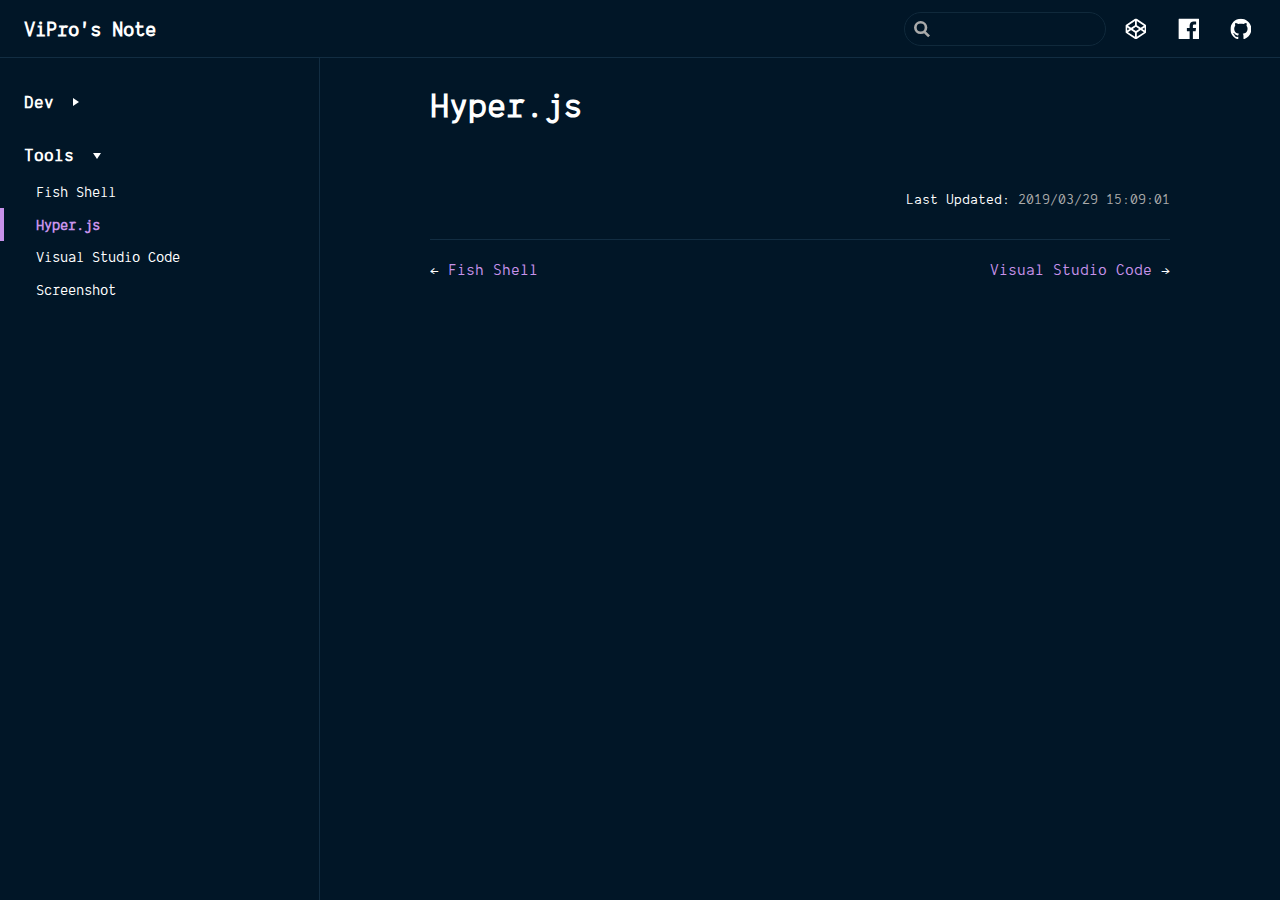
<file: tools/hyper.html>
<!DOCTYPE html>
<html lang="en-US">
  <head>
    <meta charset="utf-8">
    <meta name="viewport" content="width=device-width,initial-scale=1">
    <title>Hyper.js | ViPro&#39;s Note</title>
    <meta name="description" content="Fancy design. Simple life.">
    
    
    <link rel="preload" href="/assets/css/0.styles.9ba87a59.css" as="style"><link rel="preload" href="/assets/js/app.996077fc.js" as="script"><link rel="preload" href="/assets/js/2.581a478e.js" as="script"><link rel="preload" href="/assets/js/3.885870a9.js" as="script"><link rel="preload" href="/assets/js/14.02270de6.js" as="script"><link rel="preload" href="/assets/js/4.2d04b258.js" as="script"><link rel="prefetch" href="/assets/js/10.e64585fb.js"><link rel="prefetch" href="/assets/js/11.f59bbb8b.js"><link rel="prefetch" href="/assets/js/12.cefc8d56.js"><link rel="prefetch" href="/assets/js/13.e291e88d.js"><link rel="prefetch" href="/assets/js/15.9e3294eb.js"><link rel="prefetch" href="/assets/js/16.ebea804e.js"><link rel="prefetch" href="/assets/js/17.eec010ac.js"><link rel="prefetch" href="/assets/js/5.b07dc178.js"><link rel="prefetch" href="/assets/js/6.9b34a6af.js"><link rel="prefetch" href="/assets/js/7.e8a5f6bf.js"><link rel="prefetch" href="/assets/js/8.8d2808ef.js"><link rel="prefetch" href="/assets/js/9.5b17d312.js">
    <link rel="stylesheet" href="/assets/css/0.styles.9ba87a59.css">
  </head>
  <body>
    <div id="app" data-server-rendered="true"><div class="theme-container"><header class="navbar"><div class="sidebar-button"><svg xmlns="http://www.w3.org/2000/svg" aria-hidden="true" role="img" viewBox="0 0 448 512" class="icon"><path fill="currentColor" d="M436 124H12c-6.627 0-12-5.373-12-12V80c0-6.627 5.373-12 12-12h424c6.627 0 12 5.373 12 12v32c0 6.627-5.373 12-12 12zm0 160H12c-6.627 0-12-5.373-12-12v-32c0-6.627 5.373-12 12-12h424c6.627 0 12 5.373 12 12v32c0 6.627-5.373 12-12 12zm0 160H12c-6.627 0-12-5.373-12-12v-32c0-6.627 5.373-12 12-12h424c6.627 0 12 5.373 12 12v32c0 6.627-5.373 12-12 12z"></path></svg></div> <a href="/" class="home-link router-link-active"><!----> <span class="site-name">ViPro's Note</span></a> <div class="links"><div class="search-box"><input aria-label="Search" autocomplete="off" spellcheck="false" value=""> <!----></div> <nav class="nav-links can-hide" data-v-5420ad11><div class="nav-item" data-v-5420ad11><a href="https://codepen.io/VdustR" target="_blank" rel="noopener noreferrer" class="nav-link external" data-v-6a3b442e data-v-5420ad11><img alt="CodePen" src="/assets/img/codepen.5eee1af7.svg" class="myIcon" data-v-6a3b442e> <div class="myLabel" data-v-6a3b442e>
    CodePen
    <svg xmlns="http://www.w3.org/2000/svg" aria-hidden="true" x="0px" y="0px" viewBox="0 0 100 100" width="15" height="15" class="icon outbound" data-v-6a3b442e data-v-6a3b442e><path fill="currentColor" d="M18.8,85.1h56l0,0c2.2,0,4-1.8,4-4v-32h-8v28h-48v-48h28v-8h-32l0,0c-2.2,0-4,1.8-4,4v56C14.8,83.3,16.6,85.1,18.8,85.1z"></path> <polygon fill="currentColor" points="45.7,48.7 51.3,54.3 77.2,28.5 77.2,37.2 85.2,37.2 85.2,14.9 62.8,14.9 62.8,22.9 71.5,22.9"></polygon></svg></div></a></div><div class="nav-item" data-v-5420ad11><a href="https://www.facebook.com/VdustR" target="_blank" rel="noopener noreferrer" class="nav-link external" data-v-6a3b442e data-v-5420ad11><img alt="Facebook" src="/assets/img/facebook.a52c2470.svg" class="myIcon" data-v-6a3b442e> <div class="myLabel" data-v-6a3b442e>
    Facebook
    <svg xmlns="http://www.w3.org/2000/svg" aria-hidden="true" x="0px" y="0px" viewBox="0 0 100 100" width="15" height="15" class="icon outbound" data-v-6a3b442e data-v-6a3b442e><path fill="currentColor" d="M18.8,85.1h56l0,0c2.2,0,4-1.8,4-4v-32h-8v28h-48v-48h28v-8h-32l0,0c-2.2,0-4,1.8-4,4v56C14.8,83.3,16.6,85.1,18.8,85.1z"></path> <polygon fill="currentColor" points="45.7,48.7 51.3,54.3 77.2,28.5 77.2,37.2 85.2,37.2 85.2,14.9 62.8,14.9 62.8,22.9 71.5,22.9"></polygon></svg></div></a></div><div class="nav-item" data-v-5420ad11><a href="https://github.com/VdustR" target="_blank" rel="noopener noreferrer" class="nav-link external" data-v-6a3b442e data-v-5420ad11><img alt="GitHub" src="/assets/img/github.617870e4.svg" class="myIcon" data-v-6a3b442e> <div class="myLabel" data-v-6a3b442e>
    GitHub
    <svg xmlns="http://www.w3.org/2000/svg" aria-hidden="true" x="0px" y="0px" viewBox="0 0 100 100" width="15" height="15" class="icon outbound" data-v-6a3b442e data-v-6a3b442e><path fill="currentColor" d="M18.8,85.1h56l0,0c2.2,0,4-1.8,4-4v-32h-8v28h-48v-48h28v-8h-32l0,0c-2.2,0-4,1.8-4,4v56C14.8,83.3,16.6,85.1,18.8,85.1z"></path> <polygon fill="currentColor" points="45.7,48.7 51.3,54.3 77.2,28.5 77.2,37.2 85.2,37.2 85.2,14.9 62.8,14.9 62.8,22.9 71.5,22.9"></polygon></svg></div></a></div> <!----></nav></div></header> <div class="sidebar-mask"></div> <aside class="sidebar"><nav class="nav-links" data-v-5420ad11><div class="nav-item" data-v-5420ad11><a href="https://codepen.io/VdustR" target="_blank" rel="noopener noreferrer" class="nav-link external" data-v-6a3b442e data-v-5420ad11><img alt="CodePen" src="/assets/img/codepen.5eee1af7.svg" class="myIcon" data-v-6a3b442e> <div class="myLabel" data-v-6a3b442e>
    CodePen
    <svg xmlns="http://www.w3.org/2000/svg" aria-hidden="true" x="0px" y="0px" viewBox="0 0 100 100" width="15" height="15" class="icon outbound" data-v-6a3b442e data-v-6a3b442e><path fill="currentColor" d="M18.8,85.1h56l0,0c2.2,0,4-1.8,4-4v-32h-8v28h-48v-48h28v-8h-32l0,0c-2.2,0-4,1.8-4,4v56C14.8,83.3,16.6,85.1,18.8,85.1z"></path> <polygon fill="currentColor" points="45.7,48.7 51.3,54.3 77.2,28.5 77.2,37.2 85.2,37.2 85.2,14.9 62.8,14.9 62.8,22.9 71.5,22.9"></polygon></svg></div></a></div><div class="nav-item" data-v-5420ad11><a href="https://www.facebook.com/VdustR" target="_blank" rel="noopener noreferrer" class="nav-link external" data-v-6a3b442e data-v-5420ad11><img alt="Facebook" src="/assets/img/facebook.a52c2470.svg" class="myIcon" data-v-6a3b442e> <div class="myLabel" data-v-6a3b442e>
    Facebook
    <svg xmlns="http://www.w3.org/2000/svg" aria-hidden="true" x="0px" y="0px" viewBox="0 0 100 100" width="15" height="15" class="icon outbound" data-v-6a3b442e data-v-6a3b442e><path fill="currentColor" d="M18.8,85.1h56l0,0c2.2,0,4-1.8,4-4v-32h-8v28h-48v-48h28v-8h-32l0,0c-2.2,0-4,1.8-4,4v56C14.8,83.3,16.6,85.1,18.8,85.1z"></path> <polygon fill="currentColor" points="45.7,48.7 51.3,54.3 77.2,28.5 77.2,37.2 85.2,37.2 85.2,14.9 62.8,14.9 62.8,22.9 71.5,22.9"></polygon></svg></div></a></div><div class="nav-item" data-v-5420ad11><a href="https://github.com/VdustR" target="_blank" rel="noopener noreferrer" class="nav-link external" data-v-6a3b442e data-v-5420ad11><img alt="GitHub" src="/assets/img/github.617870e4.svg" class="myIcon" data-v-6a3b442e> <div class="myLabel" data-v-6a3b442e>
    GitHub
    <svg xmlns="http://www.w3.org/2000/svg" aria-hidden="true" x="0px" y="0px" viewBox="0 0 100 100" width="15" height="15" class="icon outbound" data-v-6a3b442e data-v-6a3b442e><path fill="currentColor" d="M18.8,85.1h56l0,0c2.2,0,4-1.8,4-4v-32h-8v28h-48v-48h28v-8h-32l0,0c-2.2,0-4,1.8-4,4v56C14.8,83.3,16.6,85.1,18.8,85.1z"></path> <polygon fill="currentColor" points="45.7,48.7 51.3,54.3 77.2,28.5 77.2,37.2 85.2,37.2 85.2,14.9 62.8,14.9 62.8,22.9 71.5,22.9"></polygon></svg></div></a></div> <!----></nav>  <ul class="sidebar-links"><li><section class="sidebar-group collapsable depth-0"><p class="sidebar-heading"><span>Dev</span> <span class="arrow right"></span></p> <!----></section></li><li><section class="sidebar-group collapsable depth-0"><p class="sidebar-heading open"><span>Tools</span> <span class="arrow down"></span></p> <ul class="sidebar-links sidebar-group-items"><li><a href="/tools/fish.html" class="sidebar-link">Fish Shell</a></li><li><a href="/tools/hyper.html" class="active sidebar-link">Hyper.js</a></li><li><a href="/tools/vscode.html" class="sidebar-link">Visual Studio Code</a></li><li><a href="/tools/screenshot.html" class="sidebar-link">Screenshot</a></li></ul></section></li></ul> </aside> <main class="page"> <div class="content default"><h1 id="hyper-js"><a href="#hyper-js" aria-hidden="true" class="header-anchor">#</a> Hyper.js</h1></div> <footer class="page-edit"><!----> <div class="last-updated"><span class="prefix">Last Updated: </span> <span class="time">2019/03/29 15:09:01</span></div></footer> <div class="page-nav"><p class="inner"><span class="prev">
        ←
        <a href="/tools/fish.html" class="prev">
          Fish Shell
        </a></span> <span class="next"><a href="/tools/vscode.html">
          Visual Studio Code
        </a>
        →
      </span></p></div> </main></div><div class="global-ui"><!----><!----></div></div>
    <script src="/assets/js/app.996077fc.js" defer></script><script src="/assets/js/2.581a478e.js" defer></script><script src="/assets/js/3.885870a9.js" defer></script><script src="/assets/js/14.02270de6.js" defer></script><script src="/assets/js/4.2d04b258.js" defer></script>
  </body>
</html>
</file>
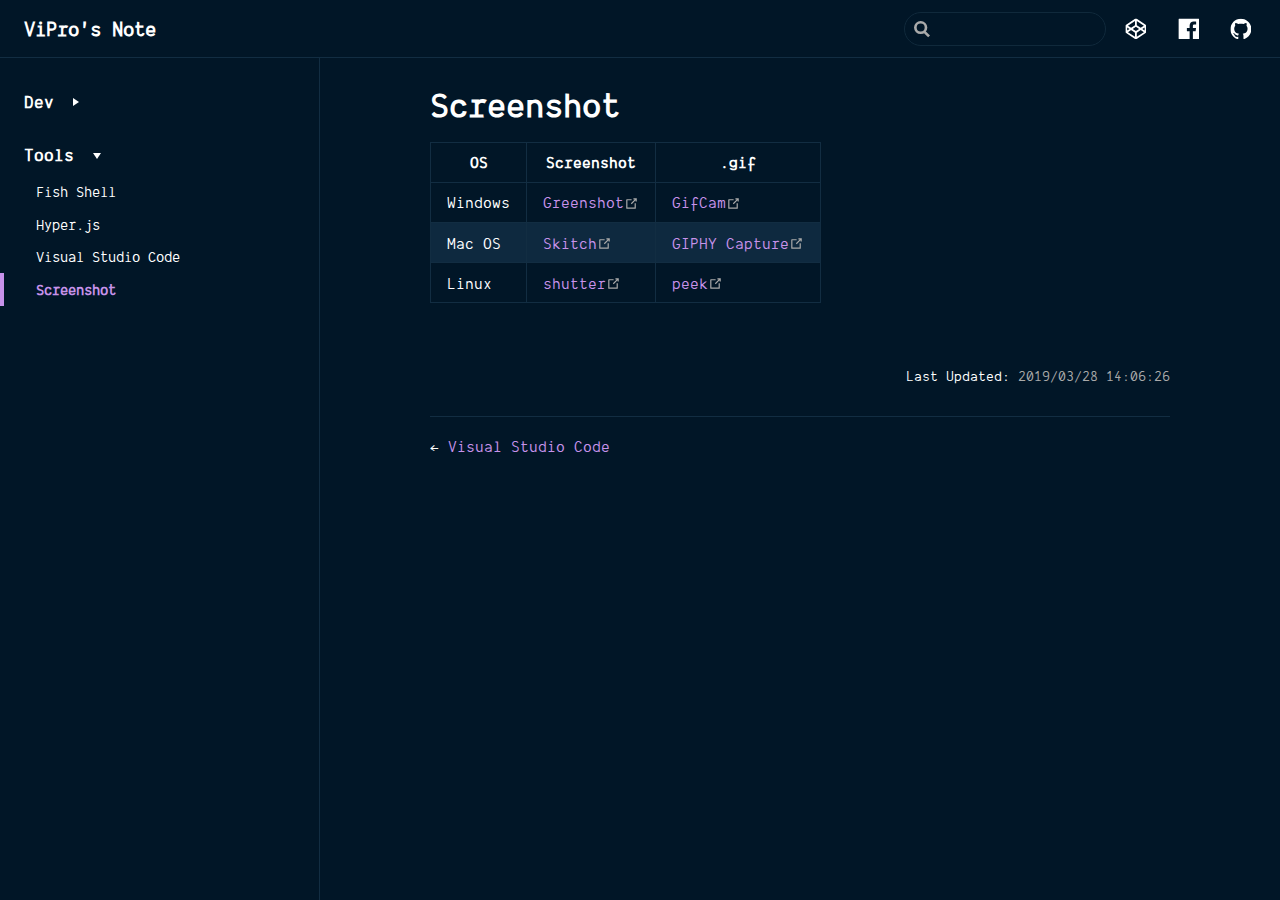
<file: tools/screenshot.html>
<!DOCTYPE html>
<html lang="en-US">
  <head>
    <meta charset="utf-8">
    <meta name="viewport" content="width=device-width,initial-scale=1">
    <title>Screenshot | ViPro&#39;s Note</title>
    <meta name="description" content="Fancy design. Simple life.">
    
    
    <link rel="preload" href="/assets/css/0.styles.9ba87a59.css" as="style"><link rel="preload" href="/assets/js/app.996077fc.js" as="script"><link rel="preload" href="/assets/js/2.581a478e.js" as="script"><link rel="preload" href="/assets/js/3.885870a9.js" as="script"><link rel="preload" href="/assets/js/15.9e3294eb.js" as="script"><link rel="preload" href="/assets/js/4.2d04b258.js" as="script"><link rel="prefetch" href="/assets/js/10.e64585fb.js"><link rel="prefetch" href="/assets/js/11.f59bbb8b.js"><link rel="prefetch" href="/assets/js/12.cefc8d56.js"><link rel="prefetch" href="/assets/js/13.e291e88d.js"><link rel="prefetch" href="/assets/js/14.02270de6.js"><link rel="prefetch" href="/assets/js/16.ebea804e.js"><link rel="prefetch" href="/assets/js/17.eec010ac.js"><link rel="prefetch" href="/assets/js/5.b07dc178.js"><link rel="prefetch" href="/assets/js/6.9b34a6af.js"><link rel="prefetch" href="/assets/js/7.e8a5f6bf.js"><link rel="prefetch" href="/assets/js/8.8d2808ef.js"><link rel="prefetch" href="/assets/js/9.5b17d312.js">
    <link rel="stylesheet" href="/assets/css/0.styles.9ba87a59.css">
  </head>
  <body>
    <div id="app" data-server-rendered="true"><div class="theme-container"><header class="navbar"><div class="sidebar-button"><svg xmlns="http://www.w3.org/2000/svg" aria-hidden="true" role="img" viewBox="0 0 448 512" class="icon"><path fill="currentColor" d="M436 124H12c-6.627 0-12-5.373-12-12V80c0-6.627 5.373-12 12-12h424c6.627 0 12 5.373 12 12v32c0 6.627-5.373 12-12 12zm0 160H12c-6.627 0-12-5.373-12-12v-32c0-6.627 5.373-12 12-12h424c6.627 0 12 5.373 12 12v32c0 6.627-5.373 12-12 12zm0 160H12c-6.627 0-12-5.373-12-12v-32c0-6.627 5.373-12 12-12h424c6.627 0 12 5.373 12 12v32c0 6.627-5.373 12-12 12z"></path></svg></div> <a href="/" class="home-link router-link-active"><!----> <span class="site-name">ViPro's Note</span></a> <div class="links"><div class="search-box"><input aria-label="Search" autocomplete="off" spellcheck="false" value=""> <!----></div> <nav class="nav-links can-hide" data-v-5420ad11><div class="nav-item" data-v-5420ad11><a href="https://codepen.io/VdustR" target="_blank" rel="noopener noreferrer" class="nav-link external" data-v-6a3b442e data-v-5420ad11><img alt="CodePen" src="/assets/img/codepen.5eee1af7.svg" class="myIcon" data-v-6a3b442e> <div class="myLabel" data-v-6a3b442e>
    CodePen
    <svg xmlns="http://www.w3.org/2000/svg" aria-hidden="true" x="0px" y="0px" viewBox="0 0 100 100" width="15" height="15" class="icon outbound" data-v-6a3b442e data-v-6a3b442e><path fill="currentColor" d="M18.8,85.1h56l0,0c2.2,0,4-1.8,4-4v-32h-8v28h-48v-48h28v-8h-32l0,0c-2.2,0-4,1.8-4,4v56C14.8,83.3,16.6,85.1,18.8,85.1z"></path> <polygon fill="currentColor" points="45.7,48.7 51.3,54.3 77.2,28.5 77.2,37.2 85.2,37.2 85.2,14.9 62.8,14.9 62.8,22.9 71.5,22.9"></polygon></svg></div></a></div><div class="nav-item" data-v-5420ad11><a href="https://www.facebook.com/VdustR" target="_blank" rel="noopener noreferrer" class="nav-link external" data-v-6a3b442e data-v-5420ad11><img alt="Facebook" src="/assets/img/facebook.a52c2470.svg" class="myIcon" data-v-6a3b442e> <div class="myLabel" data-v-6a3b442e>
    Facebook
    <svg xmlns="http://www.w3.org/2000/svg" aria-hidden="true" x="0px" y="0px" viewBox="0 0 100 100" width="15" height="15" class="icon outbound" data-v-6a3b442e data-v-6a3b442e><path fill="currentColor" d="M18.8,85.1h56l0,0c2.2,0,4-1.8,4-4v-32h-8v28h-48v-48h28v-8h-32l0,0c-2.2,0-4,1.8-4,4v56C14.8,83.3,16.6,85.1,18.8,85.1z"></path> <polygon fill="currentColor" points="45.7,48.7 51.3,54.3 77.2,28.5 77.2,37.2 85.2,37.2 85.2,14.9 62.8,14.9 62.8,22.9 71.5,22.9"></polygon></svg></div></a></div><div class="nav-item" data-v-5420ad11><a href="https://github.com/VdustR" target="_blank" rel="noopener noreferrer" class="nav-link external" data-v-6a3b442e data-v-5420ad11><img alt="GitHub" src="/assets/img/github.617870e4.svg" class="myIcon" data-v-6a3b442e> <div class="myLabel" data-v-6a3b442e>
    GitHub
    <svg xmlns="http://www.w3.org/2000/svg" aria-hidden="true" x="0px" y="0px" viewBox="0 0 100 100" width="15" height="15" class="icon outbound" data-v-6a3b442e data-v-6a3b442e><path fill="currentColor" d="M18.8,85.1h56l0,0c2.2,0,4-1.8,4-4v-32h-8v28h-48v-48h28v-8h-32l0,0c-2.2,0-4,1.8-4,4v56C14.8,83.3,16.6,85.1,18.8,85.1z"></path> <polygon fill="currentColor" points="45.7,48.7 51.3,54.3 77.2,28.5 77.2,37.2 85.2,37.2 85.2,14.9 62.8,14.9 62.8,22.9 71.5,22.9"></polygon></svg></div></a></div> <!----></nav></div></header> <div class="sidebar-mask"></div> <aside class="sidebar"><nav class="nav-links" data-v-5420ad11><div class="nav-item" data-v-5420ad11><a href="https://codepen.io/VdustR" target="_blank" rel="noopener noreferrer" class="nav-link external" data-v-6a3b442e data-v-5420ad11><img alt="CodePen" src="/assets/img/codepen.5eee1af7.svg" class="myIcon" data-v-6a3b442e> <div class="myLabel" data-v-6a3b442e>
    CodePen
    <svg xmlns="http://www.w3.org/2000/svg" aria-hidden="true" x="0px" y="0px" viewBox="0 0 100 100" width="15" height="15" class="icon outbound" data-v-6a3b442e data-v-6a3b442e><path fill="currentColor" d="M18.8,85.1h56l0,0c2.2,0,4-1.8,4-4v-32h-8v28h-48v-48h28v-8h-32l0,0c-2.2,0-4,1.8-4,4v56C14.8,83.3,16.6,85.1,18.8,85.1z"></path> <polygon fill="currentColor" points="45.7,48.7 51.3,54.3 77.2,28.5 77.2,37.2 85.2,37.2 85.2,14.9 62.8,14.9 62.8,22.9 71.5,22.9"></polygon></svg></div></a></div><div class="nav-item" data-v-5420ad11><a href="https://www.facebook.com/VdustR" target="_blank" rel="noopener noreferrer" class="nav-link external" data-v-6a3b442e data-v-5420ad11><img alt="Facebook" src="/assets/img/facebook.a52c2470.svg" class="myIcon" data-v-6a3b442e> <div class="myLabel" data-v-6a3b442e>
    Facebook
    <svg xmlns="http://www.w3.org/2000/svg" aria-hidden="true" x="0px" y="0px" viewBox="0 0 100 100" width="15" height="15" class="icon outbound" data-v-6a3b442e data-v-6a3b442e><path fill="currentColor" d="M18.8,85.1h56l0,0c2.2,0,4-1.8,4-4v-32h-8v28h-48v-48h28v-8h-32l0,0c-2.2,0-4,1.8-4,4v56C14.8,83.3,16.6,85.1,18.8,85.1z"></path> <polygon fill="currentColor" points="45.7,48.7 51.3,54.3 77.2,28.5 77.2,37.2 85.2,37.2 85.2,14.9 62.8,14.9 62.8,22.9 71.5,22.9"></polygon></svg></div></a></div><div class="nav-item" data-v-5420ad11><a href="https://github.com/VdustR" target="_blank" rel="noopener noreferrer" class="nav-link external" data-v-6a3b442e data-v-5420ad11><img alt="GitHub" src="/assets/img/github.617870e4.svg" class="myIcon" data-v-6a3b442e> <div class="myLabel" data-v-6a3b442e>
    GitHub
    <svg xmlns="http://www.w3.org/2000/svg" aria-hidden="true" x="0px" y="0px" viewBox="0 0 100 100" width="15" height="15" class="icon outbound" data-v-6a3b442e data-v-6a3b442e><path fill="currentColor" d="M18.8,85.1h56l0,0c2.2,0,4-1.8,4-4v-32h-8v28h-48v-48h28v-8h-32l0,0c-2.2,0-4,1.8-4,4v56C14.8,83.3,16.6,85.1,18.8,85.1z"></path> <polygon fill="currentColor" points="45.7,48.7 51.3,54.3 77.2,28.5 77.2,37.2 85.2,37.2 85.2,14.9 62.8,14.9 62.8,22.9 71.5,22.9"></polygon></svg></div></a></div> <!----></nav>  <ul class="sidebar-links"><li><section class="sidebar-group collapsable depth-0"><p class="sidebar-heading"><span>Dev</span> <span class="arrow right"></span></p> <!----></section></li><li><section class="sidebar-group collapsable depth-0"><p class="sidebar-heading open"><span>Tools</span> <span class="arrow down"></span></p> <ul class="sidebar-links sidebar-group-items"><li><a href="/tools/fish.html" class="sidebar-link">Fish Shell</a></li><li><a href="/tools/hyper.html" class="sidebar-link">Hyper.js</a></li><li><a href="/tools/vscode.html" class="sidebar-link">Visual Studio Code</a></li><li><a href="/tools/screenshot.html" class="active sidebar-link">Screenshot</a></li></ul></section></li></ul> </aside> <main class="page"> <div class="content default"><h1 id="screenshot"><a href="#screenshot" aria-hidden="true" class="header-anchor">#</a> Screenshot</h1> <table><thead><tr><th>OS</th> <th>Screenshot</th> <th>.gif</th></tr></thead> <tbody><tr><td>Windows</td> <td><a href="https://getgreenshot.org/" target="_blank" rel="noopener noreferrer">Greenshot<svg xmlns="http://www.w3.org/2000/svg" aria-hidden="true" x="0px" y="0px" viewBox="0 0 100 100" width="15" height="15" class="icon outbound"><path fill="currentColor" d="M18.8,85.1h56l0,0c2.2,0,4-1.8,4-4v-32h-8v28h-48v-48h28v-8h-32l0,0c-2.2,0-4,1.8-4,4v56C14.8,83.3,16.6,85.1,18.8,85.1z"></path> <polygon fill="currentColor" points="45.7,48.7 51.3,54.3 77.2,28.5 77.2,37.2 85.2,37.2 85.2,14.9 62.8,14.9 62.8,22.9 71.5,22.9"></polygon></svg></a></td> <td><a href="http://blog.bahraniapps.com/gifcam/" target="_blank" rel="noopener noreferrer">GifCam<svg xmlns="http://www.w3.org/2000/svg" aria-hidden="true" x="0px" y="0px" viewBox="0 0 100 100" width="15" height="15" class="icon outbound"><path fill="currentColor" d="M18.8,85.1h56l0,0c2.2,0,4-1.8,4-4v-32h-8v28h-48v-48h28v-8h-32l0,0c-2.2,0-4,1.8-4,4v56C14.8,83.3,16.6,85.1,18.8,85.1z"></path> <polygon fill="currentColor" points="45.7,48.7 51.3,54.3 77.2,28.5 77.2,37.2 85.2,37.2 85.2,14.9 62.8,14.9 62.8,22.9 71.5,22.9"></polygon></svg></a></td></tr> <tr><td>Mac OS</td> <td><a href="https://evernote.com/products/skitch" target="_blank" rel="noopener noreferrer">Skitch<svg xmlns="http://www.w3.org/2000/svg" aria-hidden="true" x="0px" y="0px" viewBox="0 0 100 100" width="15" height="15" class="icon outbound"><path fill="currentColor" d="M18.8,85.1h56l0,0c2.2,0,4-1.8,4-4v-32h-8v28h-48v-48h28v-8h-32l0,0c-2.2,0-4,1.8-4,4v56C14.8,83.3,16.6,85.1,18.8,85.1z"></path> <polygon fill="currentColor" points="45.7,48.7 51.3,54.3 77.2,28.5 77.2,37.2 85.2,37.2 85.2,14.9 62.8,14.9 62.8,22.9 71.5,22.9"></polygon></svg></a></td> <td><a href="https://giphy.com/posts/giphy-launches-giphy-capture-for-mac" target="_blank" rel="noopener noreferrer">GIPHY Capture<svg xmlns="http://www.w3.org/2000/svg" aria-hidden="true" x="0px" y="0px" viewBox="0 0 100 100" width="15" height="15" class="icon outbound"><path fill="currentColor" d="M18.8,85.1h56l0,0c2.2,0,4-1.8,4-4v-32h-8v28h-48v-48h28v-8h-32l0,0c-2.2,0-4,1.8-4,4v56C14.8,83.3,16.6,85.1,18.8,85.1z"></path> <polygon fill="currentColor" points="45.7,48.7 51.3,54.3 77.2,28.5 77.2,37.2 85.2,37.2 85.2,14.9 62.8,14.9 62.8,22.9 71.5,22.9"></polygon></svg></a></td></tr> <tr><td>Linux</td> <td><a href="http://shutter-project.org/" target="_blank" rel="noopener noreferrer">shutter<svg xmlns="http://www.w3.org/2000/svg" aria-hidden="true" x="0px" y="0px" viewBox="0 0 100 100" width="15" height="15" class="icon outbound"><path fill="currentColor" d="M18.8,85.1h56l0,0c2.2,0,4-1.8,4-4v-32h-8v28h-48v-48h28v-8h-32l0,0c-2.2,0-4,1.8-4,4v56C14.8,83.3,16.6,85.1,18.8,85.1z"></path> <polygon fill="currentColor" points="45.7,48.7 51.3,54.3 77.2,28.5 77.2,37.2 85.2,37.2 85.2,14.9 62.8,14.9 62.8,22.9 71.5,22.9"></polygon></svg></a></td> <td><a href="https://github.com/phw/peek" target="_blank" rel="noopener noreferrer">peek<svg xmlns="http://www.w3.org/2000/svg" aria-hidden="true" x="0px" y="0px" viewBox="0 0 100 100" width="15" height="15" class="icon outbound"><path fill="currentColor" d="M18.8,85.1h56l0,0c2.2,0,4-1.8,4-4v-32h-8v28h-48v-48h28v-8h-32l0,0c-2.2,0-4,1.8-4,4v56C14.8,83.3,16.6,85.1,18.8,85.1z"></path> <polygon fill="currentColor" points="45.7,48.7 51.3,54.3 77.2,28.5 77.2,37.2 85.2,37.2 85.2,14.9 62.8,14.9 62.8,22.9 71.5,22.9"></polygon></svg></a></td></tr></tbody></table></div> <footer class="page-edit"><!----> <div class="last-updated"><span class="prefix">Last Updated: </span> <span class="time">2019/03/28 14:06:26</span></div></footer> <div class="page-nav"><p class="inner"><span class="prev">
        ←
        <a href="/tools/vscode.html" class="prev">
          Visual Studio Code
        </a></span> <!----></p></div> </main></div><div class="global-ui"><!----><!----></div></div>
    <script src="/assets/js/app.996077fc.js" defer></script><script src="/assets/js/2.581a478e.js" defer></script><script src="/assets/js/3.885870a9.js" defer></script><script src="/assets/js/15.9e3294eb.js" defer></script><script src="/assets/js/4.2d04b258.js" defer></script>
  </body>
</html>
</file>
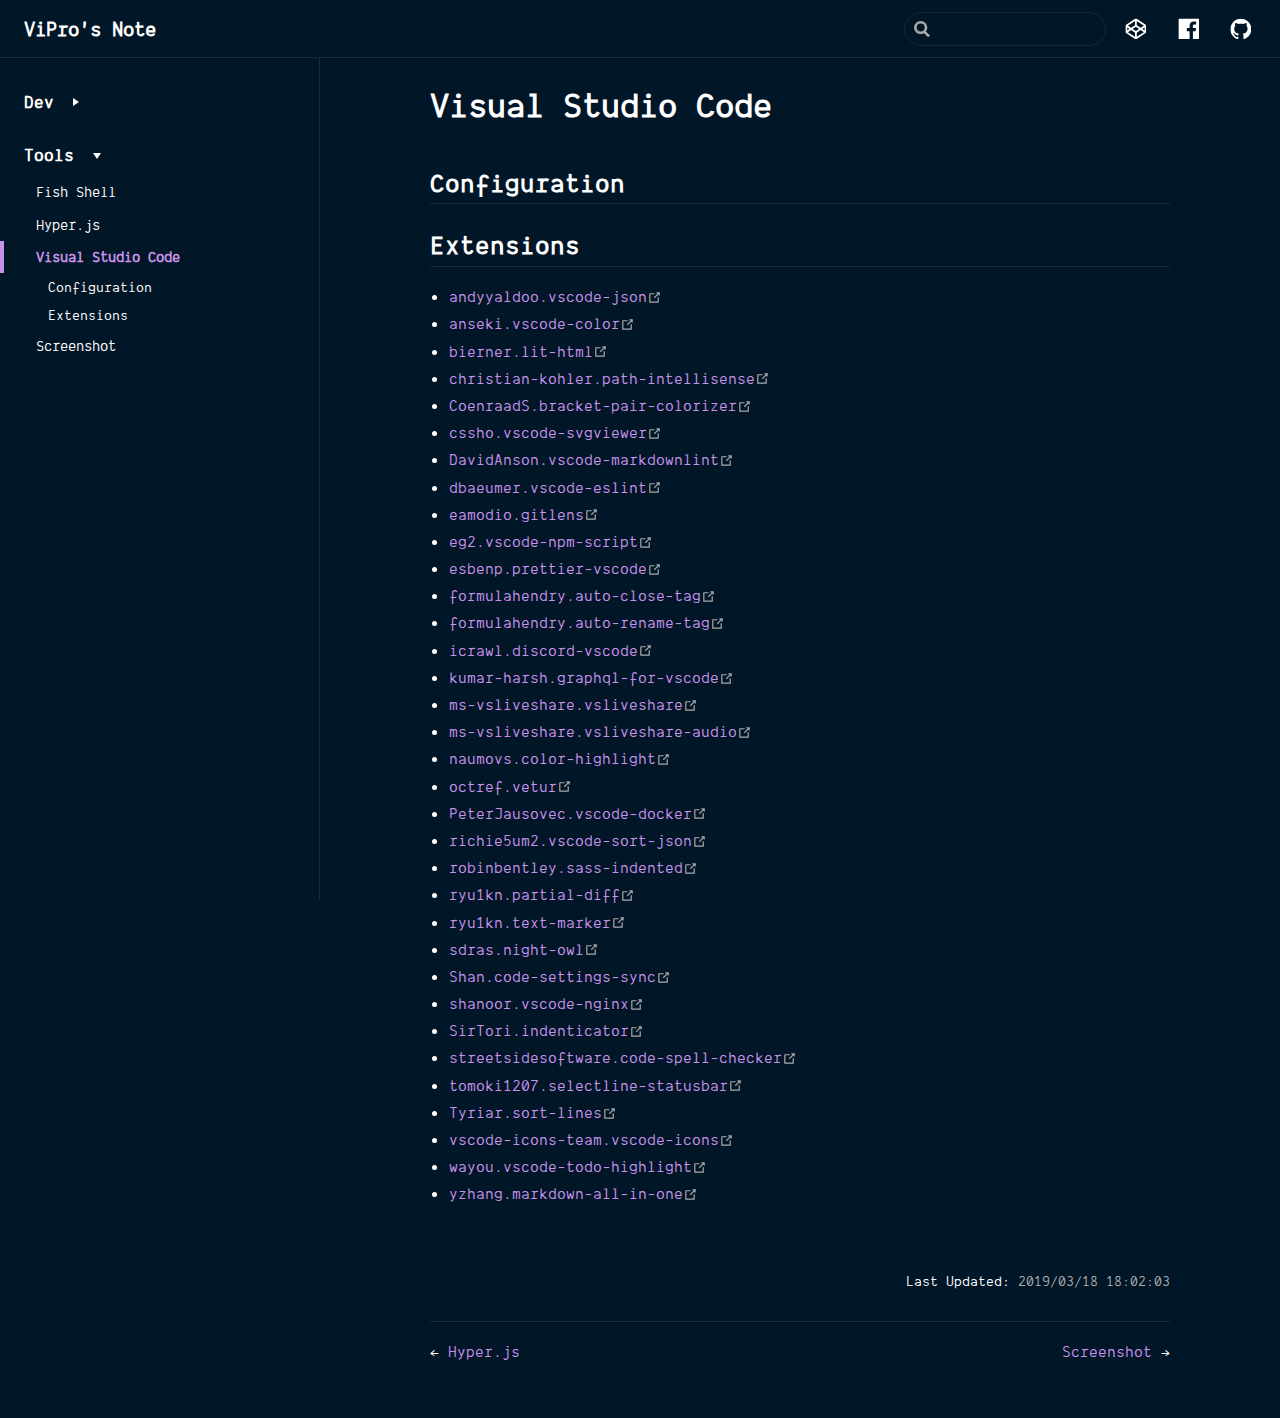
<file: tools/vscode.html>
<!DOCTYPE html>
<html lang="en-US">
  <head>
    <meta charset="utf-8">
    <meta name="viewport" content="width=device-width,initial-scale=1">
    <title>Visual Studio Code | ViPro&#39;s Note</title>
    <meta name="description" content="Fancy design. Simple life.">
    
    
    <link rel="preload" href="/assets/css/0.styles.9ba87a59.css" as="style"><link rel="preload" href="/assets/js/app.996077fc.js" as="script"><link rel="preload" href="/assets/js/2.581a478e.js" as="script"><link rel="preload" href="/assets/js/3.885870a9.js" as="script"><link rel="preload" href="/assets/js/16.ebea804e.js" as="script"><link rel="preload" href="/assets/js/4.2d04b258.js" as="script"><link rel="prefetch" href="/assets/js/10.e64585fb.js"><link rel="prefetch" href="/assets/js/11.f59bbb8b.js"><link rel="prefetch" href="/assets/js/12.cefc8d56.js"><link rel="prefetch" href="/assets/js/13.e291e88d.js"><link rel="prefetch" href="/assets/js/14.02270de6.js"><link rel="prefetch" href="/assets/js/15.9e3294eb.js"><link rel="prefetch" href="/assets/js/17.eec010ac.js"><link rel="prefetch" href="/assets/js/5.b07dc178.js"><link rel="prefetch" href="/assets/js/6.9b34a6af.js"><link rel="prefetch" href="/assets/js/7.e8a5f6bf.js"><link rel="prefetch" href="/assets/js/8.8d2808ef.js"><link rel="prefetch" href="/assets/js/9.5b17d312.js">
    <link rel="stylesheet" href="/assets/css/0.styles.9ba87a59.css">
  </head>
  <body>
    <div id="app" data-server-rendered="true"><div class="theme-container"><header class="navbar"><div class="sidebar-button"><svg xmlns="http://www.w3.org/2000/svg" aria-hidden="true" role="img" viewBox="0 0 448 512" class="icon"><path fill="currentColor" d="M436 124H12c-6.627 0-12-5.373-12-12V80c0-6.627 5.373-12 12-12h424c6.627 0 12 5.373 12 12v32c0 6.627-5.373 12-12 12zm0 160H12c-6.627 0-12-5.373-12-12v-32c0-6.627 5.373-12 12-12h424c6.627 0 12 5.373 12 12v32c0 6.627-5.373 12-12 12zm0 160H12c-6.627 0-12-5.373-12-12v-32c0-6.627 5.373-12 12-12h424c6.627 0 12 5.373 12 12v32c0 6.627-5.373 12-12 12z"></path></svg></div> <a href="/" class="home-link router-link-active"><!----> <span class="site-name">ViPro's Note</span></a> <div class="links"><div class="search-box"><input aria-label="Search" autocomplete="off" spellcheck="false" value=""> <!----></div> <nav class="nav-links can-hide" data-v-5420ad11><div class="nav-item" data-v-5420ad11><a href="https://codepen.io/VdustR" target="_blank" rel="noopener noreferrer" class="nav-link external" data-v-6a3b442e data-v-5420ad11><img alt="CodePen" src="/assets/img/codepen.5eee1af7.svg" class="myIcon" data-v-6a3b442e> <div class="myLabel" data-v-6a3b442e>
    CodePen
    <svg xmlns="http://www.w3.org/2000/svg" aria-hidden="true" x="0px" y="0px" viewBox="0 0 100 100" width="15" height="15" class="icon outbound" data-v-6a3b442e data-v-6a3b442e><path fill="currentColor" d="M18.8,85.1h56l0,0c2.2,0,4-1.8,4-4v-32h-8v28h-48v-48h28v-8h-32l0,0c-2.2,0-4,1.8-4,4v56C14.8,83.3,16.6,85.1,18.8,85.1z"></path> <polygon fill="currentColor" points="45.7,48.7 51.3,54.3 77.2,28.5 77.2,37.2 85.2,37.2 85.2,14.9 62.8,14.9 62.8,22.9 71.5,22.9"></polygon></svg></div></a></div><div class="nav-item" data-v-5420ad11><a href="https://www.facebook.com/VdustR" target="_blank" rel="noopener noreferrer" class="nav-link external" data-v-6a3b442e data-v-5420ad11><img alt="Facebook" src="/assets/img/facebook.a52c2470.svg" class="myIcon" data-v-6a3b442e> <div class="myLabel" data-v-6a3b442e>
    Facebook
    <svg xmlns="http://www.w3.org/2000/svg" aria-hidden="true" x="0px" y="0px" viewBox="0 0 100 100" width="15" height="15" class="icon outbound" data-v-6a3b442e data-v-6a3b442e><path fill="currentColor" d="M18.8,85.1h56l0,0c2.2,0,4-1.8,4-4v-32h-8v28h-48v-48h28v-8h-32l0,0c-2.2,0-4,1.8-4,4v56C14.8,83.3,16.6,85.1,18.8,85.1z"></path> <polygon fill="currentColor" points="45.7,48.7 51.3,54.3 77.2,28.5 77.2,37.2 85.2,37.2 85.2,14.9 62.8,14.9 62.8,22.9 71.5,22.9"></polygon></svg></div></a></div><div class="nav-item" data-v-5420ad11><a href="https://github.com/VdustR" target="_blank" rel="noopener noreferrer" class="nav-link external" data-v-6a3b442e data-v-5420ad11><img alt="GitHub" src="/assets/img/github.617870e4.svg" class="myIcon" data-v-6a3b442e> <div class="myLabel" data-v-6a3b442e>
    GitHub
    <svg xmlns="http://www.w3.org/2000/svg" aria-hidden="true" x="0px" y="0px" viewBox="0 0 100 100" width="15" height="15" class="icon outbound" data-v-6a3b442e data-v-6a3b442e><path fill="currentColor" d="M18.8,85.1h56l0,0c2.2,0,4-1.8,4-4v-32h-8v28h-48v-48h28v-8h-32l0,0c-2.2,0-4,1.8-4,4v56C14.8,83.3,16.6,85.1,18.8,85.1z"></path> <polygon fill="currentColor" points="45.7,48.7 51.3,54.3 77.2,28.5 77.2,37.2 85.2,37.2 85.2,14.9 62.8,14.9 62.8,22.9 71.5,22.9"></polygon></svg></div></a></div> <!----></nav></div></header> <div class="sidebar-mask"></div> <aside class="sidebar"><nav class="nav-links" data-v-5420ad11><div class="nav-item" data-v-5420ad11><a href="https://codepen.io/VdustR" target="_blank" rel="noopener noreferrer" class="nav-link external" data-v-6a3b442e data-v-5420ad11><img alt="CodePen" src="/assets/img/codepen.5eee1af7.svg" class="myIcon" data-v-6a3b442e> <div class="myLabel" data-v-6a3b442e>
    CodePen
    <svg xmlns="http://www.w3.org/2000/svg" aria-hidden="true" x="0px" y="0px" viewBox="0 0 100 100" width="15" height="15" class="icon outbound" data-v-6a3b442e data-v-6a3b442e><path fill="currentColor" d="M18.8,85.1h56l0,0c2.2,0,4-1.8,4-4v-32h-8v28h-48v-48h28v-8h-32l0,0c-2.2,0-4,1.8-4,4v56C14.8,83.3,16.6,85.1,18.8,85.1z"></path> <polygon fill="currentColor" points="45.7,48.7 51.3,54.3 77.2,28.5 77.2,37.2 85.2,37.2 85.2,14.9 62.8,14.9 62.8,22.9 71.5,22.9"></polygon></svg></div></a></div><div class="nav-item" data-v-5420ad11><a href="https://www.facebook.com/VdustR" target="_blank" rel="noopener noreferrer" class="nav-link external" data-v-6a3b442e data-v-5420ad11><img alt="Facebook" src="/assets/img/facebook.a52c2470.svg" class="myIcon" data-v-6a3b442e> <div class="myLabel" data-v-6a3b442e>
    Facebook
    <svg xmlns="http://www.w3.org/2000/svg" aria-hidden="true" x="0px" y="0px" viewBox="0 0 100 100" width="15" height="15" class="icon outbound" data-v-6a3b442e data-v-6a3b442e><path fill="currentColor" d="M18.8,85.1h56l0,0c2.2,0,4-1.8,4-4v-32h-8v28h-48v-48h28v-8h-32l0,0c-2.2,0-4,1.8-4,4v56C14.8,83.3,16.6,85.1,18.8,85.1z"></path> <polygon fill="currentColor" points="45.7,48.7 51.3,54.3 77.2,28.5 77.2,37.2 85.2,37.2 85.2,14.9 62.8,14.9 62.8,22.9 71.5,22.9"></polygon></svg></div></a></div><div class="nav-item" data-v-5420ad11><a href="https://github.com/VdustR" target="_blank" rel="noopener noreferrer" class="nav-link external" data-v-6a3b442e data-v-5420ad11><img alt="GitHub" src="/assets/img/github.617870e4.svg" class="myIcon" data-v-6a3b442e> <div class="myLabel" data-v-6a3b442e>
    GitHub
    <svg xmlns="http://www.w3.org/2000/svg" aria-hidden="true" x="0px" y="0px" viewBox="0 0 100 100" width="15" height="15" class="icon outbound" data-v-6a3b442e data-v-6a3b442e><path fill="currentColor" d="M18.8,85.1h56l0,0c2.2,0,4-1.8,4-4v-32h-8v28h-48v-48h28v-8h-32l0,0c-2.2,0-4,1.8-4,4v56C14.8,83.3,16.6,85.1,18.8,85.1z"></path> <polygon fill="currentColor" points="45.7,48.7 51.3,54.3 77.2,28.5 77.2,37.2 85.2,37.2 85.2,14.9 62.8,14.9 62.8,22.9 71.5,22.9"></polygon></svg></div></a></div> <!----></nav>  <ul class="sidebar-links"><li><section class="sidebar-group collapsable depth-0"><p class="sidebar-heading"><span>Dev</span> <span class="arrow right"></span></p> <!----></section></li><li><section class="sidebar-group collapsable depth-0"><p class="sidebar-heading open"><span>Tools</span> <span class="arrow down"></span></p> <ul class="sidebar-links sidebar-group-items"><li><a href="/tools/fish.html" class="sidebar-link">Fish Shell</a></li><li><a href="/tools/hyper.html" class="sidebar-link">Hyper.js</a></li><li><a href="/tools/vscode.html" class="active sidebar-link">Visual Studio Code</a><ul class="sidebar-sub-headers"><li class="sidebar-sub-header"><a href="/tools/vscode.html#configuration" class="sidebar-link">Configuration</a></li><li class="sidebar-sub-header"><a href="/tools/vscode.html#extensions" class="sidebar-link">Extensions</a></li></ul></li><li><a href="/tools/screenshot.html" class="sidebar-link">Screenshot</a></li></ul></section></li></ul> </aside> <main class="page"> <div class="content default"><h1 id="visual-studio-code"><a href="#visual-studio-code" aria-hidden="true" class="header-anchor">#</a> Visual Studio Code</h1> <h2 id="configuration"><a href="#configuration" aria-hidden="true" class="header-anchor">#</a> Configuration</h2> <h2 id="extensions"><a href="#extensions" aria-hidden="true" class="header-anchor">#</a> Extensions</h2> <ul><li><a href="https://marketplace.visualstudio.com/items?itemName=andyyaldoo.vscode-json" target="_blank" rel="noopener noreferrer">andyyaldoo.vscode-json<svg xmlns="http://www.w3.org/2000/svg" aria-hidden="true" x="0px" y="0px" viewBox="0 0 100 100" width="15" height="15" class="icon outbound"><path fill="currentColor" d="M18.8,85.1h56l0,0c2.2,0,4-1.8,4-4v-32h-8v28h-48v-48h28v-8h-32l0,0c-2.2,0-4,1.8-4,4v56C14.8,83.3,16.6,85.1,18.8,85.1z"></path> <polygon fill="currentColor" points="45.7,48.7 51.3,54.3 77.2,28.5 77.2,37.2 85.2,37.2 85.2,14.9 62.8,14.9 62.8,22.9 71.5,22.9"></polygon></svg></a></li> <li><a href="https://marketplace.visualstudio.com/items?itemName=anseki.vscode-color" target="_blank" rel="noopener noreferrer">anseki.vscode-color<svg xmlns="http://www.w3.org/2000/svg" aria-hidden="true" x="0px" y="0px" viewBox="0 0 100 100" width="15" height="15" class="icon outbound"><path fill="currentColor" d="M18.8,85.1h56l0,0c2.2,0,4-1.8,4-4v-32h-8v28h-48v-48h28v-8h-32l0,0c-2.2,0-4,1.8-4,4v56C14.8,83.3,16.6,85.1,18.8,85.1z"></path> <polygon fill="currentColor" points="45.7,48.7 51.3,54.3 77.2,28.5 77.2,37.2 85.2,37.2 85.2,14.9 62.8,14.9 62.8,22.9 71.5,22.9"></polygon></svg></a></li> <li><a href="https://marketplace.visualstudio.com/items?itemName=bierner.lit-html" target="_blank" rel="noopener noreferrer">bierner.lit-html<svg xmlns="http://www.w3.org/2000/svg" aria-hidden="true" x="0px" y="0px" viewBox="0 0 100 100" width="15" height="15" class="icon outbound"><path fill="currentColor" d="M18.8,85.1h56l0,0c2.2,0,4-1.8,4-4v-32h-8v28h-48v-48h28v-8h-32l0,0c-2.2,0-4,1.8-4,4v56C14.8,83.3,16.6,85.1,18.8,85.1z"></path> <polygon fill="currentColor" points="45.7,48.7 51.3,54.3 77.2,28.5 77.2,37.2 85.2,37.2 85.2,14.9 62.8,14.9 62.8,22.9 71.5,22.9"></polygon></svg></a></li> <li><a href="https://marketplace.visualstudio.com/items?itemName=christian-kohler.path-intellisense" target="_blank" rel="noopener noreferrer">christian-kohler.path-intellisense<svg xmlns="http://www.w3.org/2000/svg" aria-hidden="true" x="0px" y="0px" viewBox="0 0 100 100" width="15" height="15" class="icon outbound"><path fill="currentColor" d="M18.8,85.1h56l0,0c2.2,0,4-1.8,4-4v-32h-8v28h-48v-48h28v-8h-32l0,0c-2.2,0-4,1.8-4,4v56C14.8,83.3,16.6,85.1,18.8,85.1z"></path> <polygon fill="currentColor" points="45.7,48.7 51.3,54.3 77.2,28.5 77.2,37.2 85.2,37.2 85.2,14.9 62.8,14.9 62.8,22.9 71.5,22.9"></polygon></svg></a></li> <li><a href="https://marketplace.visualstudio.com/items?itemName=CoenraadS.bracket-pair-colorizer" target="_blank" rel="noopener noreferrer">CoenraadS.bracket-pair-colorizer<svg xmlns="http://www.w3.org/2000/svg" aria-hidden="true" x="0px" y="0px" viewBox="0 0 100 100" width="15" height="15" class="icon outbound"><path fill="currentColor" d="M18.8,85.1h56l0,0c2.2,0,4-1.8,4-4v-32h-8v28h-48v-48h28v-8h-32l0,0c-2.2,0-4,1.8-4,4v56C14.8,83.3,16.6,85.1,18.8,85.1z"></path> <polygon fill="currentColor" points="45.7,48.7 51.3,54.3 77.2,28.5 77.2,37.2 85.2,37.2 85.2,14.9 62.8,14.9 62.8,22.9 71.5,22.9"></polygon></svg></a></li> <li><a href="https://marketplace.visualstudio.com/items?itemName=cssho.vscode-svgviewer" target="_blank" rel="noopener noreferrer">cssho.vscode-svgviewer<svg xmlns="http://www.w3.org/2000/svg" aria-hidden="true" x="0px" y="0px" viewBox="0 0 100 100" width="15" height="15" class="icon outbound"><path fill="currentColor" d="M18.8,85.1h56l0,0c2.2,0,4-1.8,4-4v-32h-8v28h-48v-48h28v-8h-32l0,0c-2.2,0-4,1.8-4,4v56C14.8,83.3,16.6,85.1,18.8,85.1z"></path> <polygon fill="currentColor" points="45.7,48.7 51.3,54.3 77.2,28.5 77.2,37.2 85.2,37.2 85.2,14.9 62.8,14.9 62.8,22.9 71.5,22.9"></polygon></svg></a></li> <li><a href="https://marketplace.visualstudio.com/items?itemName=DavidAnson.vscode-markdownlint" target="_blank" rel="noopener noreferrer">DavidAnson.vscode-markdownlint<svg xmlns="http://www.w3.org/2000/svg" aria-hidden="true" x="0px" y="0px" viewBox="0 0 100 100" width="15" height="15" class="icon outbound"><path fill="currentColor" d="M18.8,85.1h56l0,0c2.2,0,4-1.8,4-4v-32h-8v28h-48v-48h28v-8h-32l0,0c-2.2,0-4,1.8-4,4v56C14.8,83.3,16.6,85.1,18.8,85.1z"></path> <polygon fill="currentColor" points="45.7,48.7 51.3,54.3 77.2,28.5 77.2,37.2 85.2,37.2 85.2,14.9 62.8,14.9 62.8,22.9 71.5,22.9"></polygon></svg></a></li> <li><a href="https://marketplace.visualstudio.com/items?itemName=dbaeumer.vscode-eslint" target="_blank" rel="noopener noreferrer">dbaeumer.vscode-eslint<svg xmlns="http://www.w3.org/2000/svg" aria-hidden="true" x="0px" y="0px" viewBox="0 0 100 100" width="15" height="15" class="icon outbound"><path fill="currentColor" d="M18.8,85.1h56l0,0c2.2,0,4-1.8,4-4v-32h-8v28h-48v-48h28v-8h-32l0,0c-2.2,0-4,1.8-4,4v56C14.8,83.3,16.6,85.1,18.8,85.1z"></path> <polygon fill="currentColor" points="45.7,48.7 51.3,54.3 77.2,28.5 77.2,37.2 85.2,37.2 85.2,14.9 62.8,14.9 62.8,22.9 71.5,22.9"></polygon></svg></a></li> <li><a href="https://marketplace.visualstudio.com/items?itemName=eamodio.gitlens" target="_blank" rel="noopener noreferrer">eamodio.gitlens<svg xmlns="http://www.w3.org/2000/svg" aria-hidden="true" x="0px" y="0px" viewBox="0 0 100 100" width="15" height="15" class="icon outbound"><path fill="currentColor" d="M18.8,85.1h56l0,0c2.2,0,4-1.8,4-4v-32h-8v28h-48v-48h28v-8h-32l0,0c-2.2,0-4,1.8-4,4v56C14.8,83.3,16.6,85.1,18.8,85.1z"></path> <polygon fill="currentColor" points="45.7,48.7 51.3,54.3 77.2,28.5 77.2,37.2 85.2,37.2 85.2,14.9 62.8,14.9 62.8,22.9 71.5,22.9"></polygon></svg></a></li> <li><a href="https://marketplace.visualstudio.com/items?itemName=eg2.vscode-npm-script" target="_blank" rel="noopener noreferrer">eg2.vscode-npm-script<svg xmlns="http://www.w3.org/2000/svg" aria-hidden="true" x="0px" y="0px" viewBox="0 0 100 100" width="15" height="15" class="icon outbound"><path fill="currentColor" d="M18.8,85.1h56l0,0c2.2,0,4-1.8,4-4v-32h-8v28h-48v-48h28v-8h-32l0,0c-2.2,0-4,1.8-4,4v56C14.8,83.3,16.6,85.1,18.8,85.1z"></path> <polygon fill="currentColor" points="45.7,48.7 51.3,54.3 77.2,28.5 77.2,37.2 85.2,37.2 85.2,14.9 62.8,14.9 62.8,22.9 71.5,22.9"></polygon></svg></a></li> <li><a href="https://marketplace.visualstudio.com/items?itemName=esbenp.prettier-vscode" target="_blank" rel="noopener noreferrer">esbenp.prettier-vscode<svg xmlns="http://www.w3.org/2000/svg" aria-hidden="true" x="0px" y="0px" viewBox="0 0 100 100" width="15" height="15" class="icon outbound"><path fill="currentColor" d="M18.8,85.1h56l0,0c2.2,0,4-1.8,4-4v-32h-8v28h-48v-48h28v-8h-32l0,0c-2.2,0-4,1.8-4,4v56C14.8,83.3,16.6,85.1,18.8,85.1z"></path> <polygon fill="currentColor" points="45.7,48.7 51.3,54.3 77.2,28.5 77.2,37.2 85.2,37.2 85.2,14.9 62.8,14.9 62.8,22.9 71.5,22.9"></polygon></svg></a></li> <li><a href="https://marketplace.visualstudio.com/items?itemName=formulahendry.auto-close-tag" target="_blank" rel="noopener noreferrer">formulahendry.auto-close-tag<svg xmlns="http://www.w3.org/2000/svg" aria-hidden="true" x="0px" y="0px" viewBox="0 0 100 100" width="15" height="15" class="icon outbound"><path fill="currentColor" d="M18.8,85.1h56l0,0c2.2,0,4-1.8,4-4v-32h-8v28h-48v-48h28v-8h-32l0,0c-2.2,0-4,1.8-4,4v56C14.8,83.3,16.6,85.1,18.8,85.1z"></path> <polygon fill="currentColor" points="45.7,48.7 51.3,54.3 77.2,28.5 77.2,37.2 85.2,37.2 85.2,14.9 62.8,14.9 62.8,22.9 71.5,22.9"></polygon></svg></a></li> <li><a href="https://marketplace.visualstudio.com/items?itemName=formulahendry.auto-rename-tag" target="_blank" rel="noopener noreferrer">formulahendry.auto-rename-tag<svg xmlns="http://www.w3.org/2000/svg" aria-hidden="true" x="0px" y="0px" viewBox="0 0 100 100" width="15" height="15" class="icon outbound"><path fill="currentColor" d="M18.8,85.1h56l0,0c2.2,0,4-1.8,4-4v-32h-8v28h-48v-48h28v-8h-32l0,0c-2.2,0-4,1.8-4,4v56C14.8,83.3,16.6,85.1,18.8,85.1z"></path> <polygon fill="currentColor" points="45.7,48.7 51.3,54.3 77.2,28.5 77.2,37.2 85.2,37.2 85.2,14.9 62.8,14.9 62.8,22.9 71.5,22.9"></polygon></svg></a></li> <li><a href="https://marketplace.visualstudio.com/items?itemName=icrawl.discord-vscode" target="_blank" rel="noopener noreferrer">icrawl.discord-vscode<svg xmlns="http://www.w3.org/2000/svg" aria-hidden="true" x="0px" y="0px" viewBox="0 0 100 100" width="15" height="15" class="icon outbound"><path fill="currentColor" d="M18.8,85.1h56l0,0c2.2,0,4-1.8,4-4v-32h-8v28h-48v-48h28v-8h-32l0,0c-2.2,0-4,1.8-4,4v56C14.8,83.3,16.6,85.1,18.8,85.1z"></path> <polygon fill="currentColor" points="45.7,48.7 51.3,54.3 77.2,28.5 77.2,37.2 85.2,37.2 85.2,14.9 62.8,14.9 62.8,22.9 71.5,22.9"></polygon></svg></a></li> <li><a href="https://marketplace.visualstudio.com/items?itemName=kumar-harsh.graphql-for-vscode" target="_blank" rel="noopener noreferrer">kumar-harsh.graphql-for-vscode<svg xmlns="http://www.w3.org/2000/svg" aria-hidden="true" x="0px" y="0px" viewBox="0 0 100 100" width="15" height="15" class="icon outbound"><path fill="currentColor" d="M18.8,85.1h56l0,0c2.2,0,4-1.8,4-4v-32h-8v28h-48v-48h28v-8h-32l0,0c-2.2,0-4,1.8-4,4v56C14.8,83.3,16.6,85.1,18.8,85.1z"></path> <polygon fill="currentColor" points="45.7,48.7 51.3,54.3 77.2,28.5 77.2,37.2 85.2,37.2 85.2,14.9 62.8,14.9 62.8,22.9 71.5,22.9"></polygon></svg></a></li> <li><a href="https://marketplace.visualstudio.com/items?itemName=ms-vsliveshare.vsliveshare" target="_blank" rel="noopener noreferrer">ms-vsliveshare.vsliveshare<svg xmlns="http://www.w3.org/2000/svg" aria-hidden="true" x="0px" y="0px" viewBox="0 0 100 100" width="15" height="15" class="icon outbound"><path fill="currentColor" d="M18.8,85.1h56l0,0c2.2,0,4-1.8,4-4v-32h-8v28h-48v-48h28v-8h-32l0,0c-2.2,0-4,1.8-4,4v56C14.8,83.3,16.6,85.1,18.8,85.1z"></path> <polygon fill="currentColor" points="45.7,48.7 51.3,54.3 77.2,28.5 77.2,37.2 85.2,37.2 85.2,14.9 62.8,14.9 62.8,22.9 71.5,22.9"></polygon></svg></a></li> <li><a href="https://marketplace.visualstudio.com/items?itemName=ms-vsliveshare.vsliveshare-audio" target="_blank" rel="noopener noreferrer">ms-vsliveshare.vsliveshare-audio<svg xmlns="http://www.w3.org/2000/svg" aria-hidden="true" x="0px" y="0px" viewBox="0 0 100 100" width="15" height="15" class="icon outbound"><path fill="currentColor" d="M18.8,85.1h56l0,0c2.2,0,4-1.8,4-4v-32h-8v28h-48v-48h28v-8h-32l0,0c-2.2,0-4,1.8-4,4v56C14.8,83.3,16.6,85.1,18.8,85.1z"></path> <polygon fill="currentColor" points="45.7,48.7 51.3,54.3 77.2,28.5 77.2,37.2 85.2,37.2 85.2,14.9 62.8,14.9 62.8,22.9 71.5,22.9"></polygon></svg></a></li> <li><a href="https://marketplace.visualstudio.com/items?itemName=naumovs.color-highlight" target="_blank" rel="noopener noreferrer">naumovs.color-highlight<svg xmlns="http://www.w3.org/2000/svg" aria-hidden="true" x="0px" y="0px" viewBox="0 0 100 100" width="15" height="15" class="icon outbound"><path fill="currentColor" d="M18.8,85.1h56l0,0c2.2,0,4-1.8,4-4v-32h-8v28h-48v-48h28v-8h-32l0,0c-2.2,0-4,1.8-4,4v56C14.8,83.3,16.6,85.1,18.8,85.1z"></path> <polygon fill="currentColor" points="45.7,48.7 51.3,54.3 77.2,28.5 77.2,37.2 85.2,37.2 85.2,14.9 62.8,14.9 62.8,22.9 71.5,22.9"></polygon></svg></a></li> <li><a href="https://marketplace.visualstudio.com/items?itemName=octref.vetur" target="_blank" rel="noopener noreferrer">octref.vetur<svg xmlns="http://www.w3.org/2000/svg" aria-hidden="true" x="0px" y="0px" viewBox="0 0 100 100" width="15" height="15" class="icon outbound"><path fill="currentColor" d="M18.8,85.1h56l0,0c2.2,0,4-1.8,4-4v-32h-8v28h-48v-48h28v-8h-32l0,0c-2.2,0-4,1.8-4,4v56C14.8,83.3,16.6,85.1,18.8,85.1z"></path> <polygon fill="currentColor" points="45.7,48.7 51.3,54.3 77.2,28.5 77.2,37.2 85.2,37.2 85.2,14.9 62.8,14.9 62.8,22.9 71.5,22.9"></polygon></svg></a></li> <li><a href="https://marketplace.visualstudio.com/items?itemName=PeterJausovec.vscode-docker" target="_blank" rel="noopener noreferrer">PeterJausovec.vscode-docker<svg xmlns="http://www.w3.org/2000/svg" aria-hidden="true" x="0px" y="0px" viewBox="0 0 100 100" width="15" height="15" class="icon outbound"><path fill="currentColor" d="M18.8,85.1h56l0,0c2.2,0,4-1.8,4-4v-32h-8v28h-48v-48h28v-8h-32l0,0c-2.2,0-4,1.8-4,4v56C14.8,83.3,16.6,85.1,18.8,85.1z"></path> <polygon fill="currentColor" points="45.7,48.7 51.3,54.3 77.2,28.5 77.2,37.2 85.2,37.2 85.2,14.9 62.8,14.9 62.8,22.9 71.5,22.9"></polygon></svg></a></li> <li><a href="https://marketplace.visualstudio.com/items?itemName=richie5um2.vscode-sort-json" target="_blank" rel="noopener noreferrer">richie5um2.vscode-sort-json<svg xmlns="http://www.w3.org/2000/svg" aria-hidden="true" x="0px" y="0px" viewBox="0 0 100 100" width="15" height="15" class="icon outbound"><path fill="currentColor" d="M18.8,85.1h56l0,0c2.2,0,4-1.8,4-4v-32h-8v28h-48v-48h28v-8h-32l0,0c-2.2,0-4,1.8-4,4v56C14.8,83.3,16.6,85.1,18.8,85.1z"></path> <polygon fill="currentColor" points="45.7,48.7 51.3,54.3 77.2,28.5 77.2,37.2 85.2,37.2 85.2,14.9 62.8,14.9 62.8,22.9 71.5,22.9"></polygon></svg></a></li> <li><a href="https://marketplace.visualstudio.com/items?itemName=robinbentley.sass-indented" target="_blank" rel="noopener noreferrer">robinbentley.sass-indented<svg xmlns="http://www.w3.org/2000/svg" aria-hidden="true" x="0px" y="0px" viewBox="0 0 100 100" width="15" height="15" class="icon outbound"><path fill="currentColor" d="M18.8,85.1h56l0,0c2.2,0,4-1.8,4-4v-32h-8v28h-48v-48h28v-8h-32l0,0c-2.2,0-4,1.8-4,4v56C14.8,83.3,16.6,85.1,18.8,85.1z"></path> <polygon fill="currentColor" points="45.7,48.7 51.3,54.3 77.2,28.5 77.2,37.2 85.2,37.2 85.2,14.9 62.8,14.9 62.8,22.9 71.5,22.9"></polygon></svg></a></li> <li><a href="https://marketplace.visualstudio.com/items?itemName=ryu1kn.partial-diff" target="_blank" rel="noopener noreferrer">ryu1kn.partial-diff<svg xmlns="http://www.w3.org/2000/svg" aria-hidden="true" x="0px" y="0px" viewBox="0 0 100 100" width="15" height="15" class="icon outbound"><path fill="currentColor" d="M18.8,85.1h56l0,0c2.2,0,4-1.8,4-4v-32h-8v28h-48v-48h28v-8h-32l0,0c-2.2,0-4,1.8-4,4v56C14.8,83.3,16.6,85.1,18.8,85.1z"></path> <polygon fill="currentColor" points="45.7,48.7 51.3,54.3 77.2,28.5 77.2,37.2 85.2,37.2 85.2,14.9 62.8,14.9 62.8,22.9 71.5,22.9"></polygon></svg></a></li> <li><a href="https://marketplace.visualstudio.com/items?itemName=ryu1kn.text-marker" target="_blank" rel="noopener noreferrer">ryu1kn.text-marker<svg xmlns="http://www.w3.org/2000/svg" aria-hidden="true" x="0px" y="0px" viewBox="0 0 100 100" width="15" height="15" class="icon outbound"><path fill="currentColor" d="M18.8,85.1h56l0,0c2.2,0,4-1.8,4-4v-32h-8v28h-48v-48h28v-8h-32l0,0c-2.2,0-4,1.8-4,4v56C14.8,83.3,16.6,85.1,18.8,85.1z"></path> <polygon fill="currentColor" points="45.7,48.7 51.3,54.3 77.2,28.5 77.2,37.2 85.2,37.2 85.2,14.9 62.8,14.9 62.8,22.9 71.5,22.9"></polygon></svg></a></li> <li><a href="https://marketplace.visualstudio.com/items?itemName=sdras.night-owl" target="_blank" rel="noopener noreferrer">sdras.night-owl<svg xmlns="http://www.w3.org/2000/svg" aria-hidden="true" x="0px" y="0px" viewBox="0 0 100 100" width="15" height="15" class="icon outbound"><path fill="currentColor" d="M18.8,85.1h56l0,0c2.2,0,4-1.8,4-4v-32h-8v28h-48v-48h28v-8h-32l0,0c-2.2,0-4,1.8-4,4v56C14.8,83.3,16.6,85.1,18.8,85.1z"></path> <polygon fill="currentColor" points="45.7,48.7 51.3,54.3 77.2,28.5 77.2,37.2 85.2,37.2 85.2,14.9 62.8,14.9 62.8,22.9 71.5,22.9"></polygon></svg></a></li> <li><a href="https://marketplace.visualstudio.com/items?itemName=Shan.code-settings-sync" target="_blank" rel="noopener noreferrer">Shan.code-settings-sync<svg xmlns="http://www.w3.org/2000/svg" aria-hidden="true" x="0px" y="0px" viewBox="0 0 100 100" width="15" height="15" class="icon outbound"><path fill="currentColor" d="M18.8,85.1h56l0,0c2.2,0,4-1.8,4-4v-32h-8v28h-48v-48h28v-8h-32l0,0c-2.2,0-4,1.8-4,4v56C14.8,83.3,16.6,85.1,18.8,85.1z"></path> <polygon fill="currentColor" points="45.7,48.7 51.3,54.3 77.2,28.5 77.2,37.2 85.2,37.2 85.2,14.9 62.8,14.9 62.8,22.9 71.5,22.9"></polygon></svg></a></li> <li><a href="https://marketplace.visualstudio.com/items?itemName=shanoor.vscode-nginx" target="_blank" rel="noopener noreferrer">shanoor.vscode-nginx<svg xmlns="http://www.w3.org/2000/svg" aria-hidden="true" x="0px" y="0px" viewBox="0 0 100 100" width="15" height="15" class="icon outbound"><path fill="currentColor" d="M18.8,85.1h56l0,0c2.2,0,4-1.8,4-4v-32h-8v28h-48v-48h28v-8h-32l0,0c-2.2,0-4,1.8-4,4v56C14.8,83.3,16.6,85.1,18.8,85.1z"></path> <polygon fill="currentColor" points="45.7,48.7 51.3,54.3 77.2,28.5 77.2,37.2 85.2,37.2 85.2,14.9 62.8,14.9 62.8,22.9 71.5,22.9"></polygon></svg></a></li> <li><a href="https://marketplace.visualstudio.com/items?itemName=SirTori.indenticator" target="_blank" rel="noopener noreferrer">SirTori.indenticator<svg xmlns="http://www.w3.org/2000/svg" aria-hidden="true" x="0px" y="0px" viewBox="0 0 100 100" width="15" height="15" class="icon outbound"><path fill="currentColor" d="M18.8,85.1h56l0,0c2.2,0,4-1.8,4-4v-32h-8v28h-48v-48h28v-8h-32l0,0c-2.2,0-4,1.8-4,4v56C14.8,83.3,16.6,85.1,18.8,85.1z"></path> <polygon fill="currentColor" points="45.7,48.7 51.3,54.3 77.2,28.5 77.2,37.2 85.2,37.2 85.2,14.9 62.8,14.9 62.8,22.9 71.5,22.9"></polygon></svg></a></li> <li><a href="https://marketplace.visualstudio.com/items?itemName=streetsidesoftware.code-spell-checker" target="_blank" rel="noopener noreferrer">streetsidesoftware.code-spell-checker<svg xmlns="http://www.w3.org/2000/svg" aria-hidden="true" x="0px" y="0px" viewBox="0 0 100 100" width="15" height="15" class="icon outbound"><path fill="currentColor" d="M18.8,85.1h56l0,0c2.2,0,4-1.8,4-4v-32h-8v28h-48v-48h28v-8h-32l0,0c-2.2,0-4,1.8-4,4v56C14.8,83.3,16.6,85.1,18.8,85.1z"></path> <polygon fill="currentColor" points="45.7,48.7 51.3,54.3 77.2,28.5 77.2,37.2 85.2,37.2 85.2,14.9 62.8,14.9 62.8,22.9 71.5,22.9"></polygon></svg></a></li> <li><a href="https://marketplace.visualstudio.com/items?itemName=tomoki1207.selectline-statusbar" target="_blank" rel="noopener noreferrer">tomoki1207.selectline-statusbar<svg xmlns="http://www.w3.org/2000/svg" aria-hidden="true" x="0px" y="0px" viewBox="0 0 100 100" width="15" height="15" class="icon outbound"><path fill="currentColor" d="M18.8,85.1h56l0,0c2.2,0,4-1.8,4-4v-32h-8v28h-48v-48h28v-8h-32l0,0c-2.2,0-4,1.8-4,4v56C14.8,83.3,16.6,85.1,18.8,85.1z"></path> <polygon fill="currentColor" points="45.7,48.7 51.3,54.3 77.2,28.5 77.2,37.2 85.2,37.2 85.2,14.9 62.8,14.9 62.8,22.9 71.5,22.9"></polygon></svg></a></li> <li><a href="https://marketplace.visualstudio.com/items?itemName=Tyriar.sort-lines" target="_blank" rel="noopener noreferrer">Tyriar.sort-lines<svg xmlns="http://www.w3.org/2000/svg" aria-hidden="true" x="0px" y="0px" viewBox="0 0 100 100" width="15" height="15" class="icon outbound"><path fill="currentColor" d="M18.8,85.1h56l0,0c2.2,0,4-1.8,4-4v-32h-8v28h-48v-48h28v-8h-32l0,0c-2.2,0-4,1.8-4,4v56C14.8,83.3,16.6,85.1,18.8,85.1z"></path> <polygon fill="currentColor" points="45.7,48.7 51.3,54.3 77.2,28.5 77.2,37.2 85.2,37.2 85.2,14.9 62.8,14.9 62.8,22.9 71.5,22.9"></polygon></svg></a></li> <li><a href="https://marketplace.visualstudio.com/items?itemName=vscode-icons-team.vscode-icons" target="_blank" rel="noopener noreferrer">vscode-icons-team.vscode-icons<svg xmlns="http://www.w3.org/2000/svg" aria-hidden="true" x="0px" y="0px" viewBox="0 0 100 100" width="15" height="15" class="icon outbound"><path fill="currentColor" d="M18.8,85.1h56l0,0c2.2,0,4-1.8,4-4v-32h-8v28h-48v-48h28v-8h-32l0,0c-2.2,0-4,1.8-4,4v56C14.8,83.3,16.6,85.1,18.8,85.1z"></path> <polygon fill="currentColor" points="45.7,48.7 51.3,54.3 77.2,28.5 77.2,37.2 85.2,37.2 85.2,14.9 62.8,14.9 62.8,22.9 71.5,22.9"></polygon></svg></a></li> <li><a href="https://marketplace.visualstudio.com/items?itemName=wayou.vscode-todo-highlight" target="_blank" rel="noopener noreferrer">wayou.vscode-todo-highlight<svg xmlns="http://www.w3.org/2000/svg" aria-hidden="true" x="0px" y="0px" viewBox="0 0 100 100" width="15" height="15" class="icon outbound"><path fill="currentColor" d="M18.8,85.1h56l0,0c2.2,0,4-1.8,4-4v-32h-8v28h-48v-48h28v-8h-32l0,0c-2.2,0-4,1.8-4,4v56C14.8,83.3,16.6,85.1,18.8,85.1z"></path> <polygon fill="currentColor" points="45.7,48.7 51.3,54.3 77.2,28.5 77.2,37.2 85.2,37.2 85.2,14.9 62.8,14.9 62.8,22.9 71.5,22.9"></polygon></svg></a></li> <li><a href="https://marketplace.visualstudio.com/items?itemName=yzhang.markdown-all-in-one" target="_blank" rel="noopener noreferrer">yzhang.markdown-all-in-one<svg xmlns="http://www.w3.org/2000/svg" aria-hidden="true" x="0px" y="0px" viewBox="0 0 100 100" width="15" height="15" class="icon outbound"><path fill="currentColor" d="M18.8,85.1h56l0,0c2.2,0,4-1.8,4-4v-32h-8v28h-48v-48h28v-8h-32l0,0c-2.2,0-4,1.8-4,4v56C14.8,83.3,16.6,85.1,18.8,85.1z"></path> <polygon fill="currentColor" points="45.7,48.7 51.3,54.3 77.2,28.5 77.2,37.2 85.2,37.2 85.2,14.9 62.8,14.9 62.8,22.9 71.5,22.9"></polygon></svg></a></li></ul></div> <footer class="page-edit"><!----> <div class="last-updated"><span class="prefix">Last Updated: </span> <span class="time">2019/03/18 18:02:03</span></div></footer> <div class="page-nav"><p class="inner"><span class="prev">
        ←
        <a href="/tools/hyper.html" class="prev">
          Hyper.js
        </a></span> <span class="next"><a href="/tools/screenshot.html">
          Screenshot
        </a>
        →
      </span></p></div> </main></div><div class="global-ui"><!----><!----></div></div>
    <script src="/assets/js/app.996077fc.js" defer></script><script src="/assets/js/2.581a478e.js" defer></script><script src="/assets/js/3.885870a9.js" defer></script><script src="/assets/js/16.ebea804e.js" defer></script><script src="/assets/js/4.2d04b258.js" defer></script>
  </body>
</html>
</file>
<file: assets/css/0.styles.9ba87a59.css>
.medium-zoom-overlay{z-index:100}.medium-zoom-overlay~img{z-index:101}.go-to-top[data-v-67a9666a]{cursor:pointer;position:fixed;bottom:2rem;right:2.5rem;width:2rem;color:#c792ea;z-index:1}.go-to-top[data-v-67a9666a]:hover{color:#d8b3f0}@media (max-width:959px){.go-to-top[data-v-67a9666a]{display:none}}.fade-enter-active[data-v-67a9666a],.fade-leave-active[data-v-67a9666a]{transition:opacity .3s}.fade-enter[data-v-67a9666a],.fade-leave-to[data-v-67a9666a]{opacity:0}#nprogress{pointer-events:none}#nprogress .bar{background:#c792ea;position:fixed;z-index:1031;top:0;left:0;width:100%;height:2px}#nprogress .peg{display:block;position:absolute;right:0;width:100px;height:100%;box-shadow:0 0 10px #c792ea,0 0 5px #c792ea;opacity:1;-webkit-transform:rotate(3deg) translateY(-4px);transform:rotate(3deg) translateY(-4px)}#nprogress .spinner{display:block;position:fixed;z-index:1031;top:15px;right:15px}#nprogress .spinner-icon{width:18px;height:18px;box-sizing:border-box;border-color:#c792ea transparent transparent #c792ea;border-style:solid;border-width:2px;border-radius:50%;-webkit-animation:nprogress-spinner .4s linear infinite;animation:nprogress-spinner .4s linear infinite}.nprogress-custom-parent{overflow:hidden;position:relative}.nprogress-custom-parent #nprogress .bar,.nprogress-custom-parent #nprogress .spinner{position:absolute}@-webkit-keyframes nprogress-spinner{0%{-webkit-transform:rotate(0deg);transform:rotate(0deg)}to{-webkit-transform:rotate(1turn);transform:rotate(1turn)}}@keyframes nprogress-spinner{0%{-webkit-transform:rotate(0deg);transform:rotate(0deg)}to{-webkit-transform:rotate(1turn);transform:rotate(1turn)}}.icon.outbound{color:#aaa;display:inline-block;vertical-align:middle;position:relative;top:-1px}.myIcon[data-v-6a3b442e]{height:1em;-webkit-transform:scale(1.5);transform:scale(1.5);margin:0 .5em;-webkit-filter:invert(100%);filter:invert(100%)}.myLabel[data-v-6a3b442e]{margin-left:8px}@media (min-width:720px){.myLabel[data-v-6a3b442e]{display:none}}.nav-link[data-v-6a3b442e]{display:inline-flex;align-items:center}.home{padding:3.6rem 2rem 0;max-width:960px;margin:0 auto;display:block}.home .hero{text-align:center}.home .hero img{max-width:100%;max-height:280px;display:block;margin:3rem auto 1.5rem}.home .hero h1{font-size:3rem}.home .hero .action,.home .hero .description,.home .hero h1{margin:1.8rem auto}.home .hero .description{max-width:35rem;font-size:1.6rem;line-height:1.3;color:#fff}.home .hero .action-button{display:inline-block;font-size:1.2rem;color:#fff;background-color:#c792ea;padding:.8rem 1.6rem;border-radius:4px;transition:background-color .1s ease;box-sizing:border-box;border-bottom:1px solid #b772e4}.home .hero .action-button:hover{background-color:#cd9dec}.home .features{border-top:1px solid #122d42;padding:1.2rem 0;margin-top:2.5rem;display:flex;flex-wrap:wrap;align-items:flex-start;align-content:stretch;justify-content:space-between}.home .feature{flex-grow:1;flex-basis:30%;max-width:30%}.home .feature h2{font-size:1.4rem;font-weight:500;border-bottom:none;padding-bottom:0;color:#fff}.home .feature p{color:#fff}.home .footer{padding:2.5rem;border-top:1px solid #122d42;text-align:center;color:#fff}@media (max-width:719px){.home .features{flex-direction:column}.home .feature{max-width:100%;padding:0 2.5rem}}@media (max-width:419px){.home{padding-left:1.5rem;padding-right:1.5rem}.home .hero img{max-height:210px;margin:2rem auto 1.2rem}.home .hero h1{font-size:2rem}.home .hero .action,.home .hero .description,.home .hero h1{margin:1.2rem auto}.home .hero .description{font-size:1.2rem}.home .hero .action-button{font-size:1rem;padding:.6rem 1.2rem}.home .feature h2{font-size:1.25rem}}.search-box{display:inline-block;position:relative;margin-right:1rem}.search-box input{cursor:text;width:10rem;height:2rem;color:#fff;display:inline-block;border:1px solid #10293b;border-radius:2rem;font-size:.9rem;line-height:2rem;padding:0 .5rem 0 2rem;outline:none;transition:all .2s ease;background:#011627 url(/assets/img/search.83621669.svg) .6rem .5rem no-repeat;background-size:1rem}.search-box input:focus{cursor:auto;border-color:#c792ea}.search-box .suggestions{background:#011627;width:20rem;position:absolute;top:1.5rem;border:1px solid #10293b;border-radius:6px;padding:.4rem;list-style-type:none}.search-box .suggestions.align-right{right:0}.search-box .suggestion{line-height:1.4;padding:.4rem .6rem;border-radius:4px;cursor:pointer}.search-box .suggestion a{white-space:normal;color:#fff}.search-box .suggestion a .page-title{font-weight:600}.search-box .suggestion a .header{font-size:.9em;margin-left:.25em}.search-box .suggestion.focused{background-color:#f3f4f5}.search-box .suggestion.focused a{color:#c792ea}@media (max-width:959px){.search-box input{cursor:pointer;width:0;border-color:transparent;position:relative}.search-box input:focus{cursor:text;left:0;width:10rem}}@media (-ms-high-contrast:none){.search-box input{height:2rem}}@media (max-width:959px) and (min-width:719px){.search-box .suggestions{left:0}}@media (max-width:719px){.search-box{margin-right:0}.search-box input{left:1rem}.search-box .suggestions{right:0}}@media (max-width:419px){.search-box .suggestions{width:calc(100vw - 4rem)}.search-box input:focus{width:8rem}}.sidebar-button{cursor:pointer;display:none;width:1.25rem;height:1.25rem;position:absolute;padding:.6rem;top:.6rem;left:1rem}.sidebar-button .icon{display:block;width:1.25rem;height:1.25rem}@media (max-width:719px){.sidebar-button{display:block}}.dropdown-enter,.dropdown-leave-to{height:0!important}.dropdown-wrapper{cursor:pointer}.dropdown-wrapper .dropdown-title{display:block}.dropdown-wrapper .dropdown-title:hover{border-color:transparent}.dropdown-wrapper .dropdown-title .arrow{vertical-align:middle;margin-top:-1px;margin-left:.4rem}.dropdown-wrapper .nav-dropdown .dropdown-item{color:inherit;line-height:1.7rem}.dropdown-wrapper .nav-dropdown .dropdown-item h4{margin:.45rem 0 0;border-top:1px solid #eee;padding:.45rem 1.5rem 0 1.25rem}.dropdown-wrapper .nav-dropdown .dropdown-item .dropdown-subitem-wrapper{padding:0;list-style:none}.dropdown-wrapper .nav-dropdown .dropdown-item .dropdown-subitem-wrapper .dropdown-subitem{font-size:.9em}.dropdown-wrapper .nav-dropdown .dropdown-item a{display:block;line-height:1.7rem;position:relative;border-bottom:none;font-weight:400;margin-bottom:0;padding:0 1.5rem 0 1.25rem}.dropdown-wrapper .nav-dropdown .dropdown-item a.router-link-active,.dropdown-wrapper .nav-dropdown .dropdown-item a:hover{color:#c792ea}.dropdown-wrapper .nav-dropdown .dropdown-item a.router-link-active:after{content:"";width:0;height:0;border-left:5px solid #c792ea;border-top:3px solid transparent;border-bottom:3px solid transparent;position:absolute;top:calc(50% - 2px);left:9px}.dropdown-wrapper .nav-dropdown .dropdown-item:first-child h4{margin-top:0;padding-top:0;border-top:0}@media (max-width:719px){.dropdown-wrapper.open .dropdown-title{margin-bottom:.5rem}.dropdown-wrapper .nav-dropdown{transition:height .1s ease-out;overflow:hidden}.dropdown-wrapper .nav-dropdown .dropdown-item h4{border-top:0;margin-top:0;padding-top:0}.dropdown-wrapper .nav-dropdown .dropdown-item>a,.dropdown-wrapper .nav-dropdown .dropdown-item h4{font-size:15px;line-height:2rem}.dropdown-wrapper .nav-dropdown .dropdown-item .dropdown-subitem{font-size:14px;padding-left:1rem}}@media (min-width:719px){.dropdown-wrapper{height:1.8rem}.dropdown-wrapper:hover .nav-dropdown{display:block!important}.dropdown-wrapper .dropdown-title .arrow{border-left:4px solid transparent;border-right:4px solid transparent;border-top:6px solid #fff;border-bottom:0}.dropdown-wrapper .nav-dropdown{display:none;height:auto!important;box-sizing:border-box;max-height:calc(100vh - 2.7rem);overflow-y:auto;position:absolute;top:100%;right:0;background-color:#fff;padding:.6rem 0;border:1px solid;border-color:#ddd #ddd #ccc;text-align:left;border-radius:.25rem;white-space:nowrap;margin:0}}.nav-links{display:inline-block}.nav-links a{line-height:1.4rem;color:inherit}.nav-links a.router-link-active,.nav-links a:hover{color:#c792ea}.nav-links .nav-item{position:relative;display:inline-block;margin-left:1.5rem;line-height:2rem}.nav-links .nav-item:first-child{margin-left:0}.nav-links .repo-link{margin-left:1.5rem}@media (max-width:719px){.nav-links .nav-item,.nav-links .repo-link{margin-left:0}}@media (min-width:719px){.nav-links a.router-link-active,.nav-links a:hover{color:#fff}.nav-item>a:not(.external).router-link-active,.nav-item>a:not(.external):hover{margin-bottom:-2px;border-bottom:2px solid #cb9bec}}.nav-item[data-v-5420ad11],.nav-links[data-v-5420ad11]{display:inline-flex;align-items:center}.navbar{padding:.7rem 1.5rem;line-height:2.2rem}.navbar a,.navbar img,.navbar span{display:inline-block}.navbar .logo{height:2.2rem;min-width:2.2rem;margin-right:.8rem;vertical-align:top}.navbar .site-name{font-size:1.3rem;font-weight:600;color:#fff;position:relative}.navbar .links{padding-left:1.5rem;box-sizing:border-box;background-color:#011627;white-space:nowrap;font-size:.9rem;position:absolute;right:1.5rem;top:.7rem;display:flex}.navbar .links .search-box{flex:0 0 auto;vertical-align:top}@media (max-width:719px){.navbar{padding-left:4rem}.navbar .can-hide{display:none}.navbar .links{padding-left:1.5rem}}.page-edit,.page-nav{max-width:740px;margin:0 auto;padding:2rem 2.5rem}@media (max-width:959px){.page-edit,.page-nav{padding:2rem}}@media (max-width:419px){.page-edit,.page-nav{padding:1.5rem}}.page{padding-bottom:2rem;display:block}.page-edit{padding-top:1rem;padding-bottom:1rem;overflow:auto}.page-edit .edit-link{display:inline-block}.page-edit .edit-link a{color:#fff;margin-right:.25rem}.page-edit .last-updated{float:right;font-size:.9em}.page-edit .last-updated .prefix{font-weight:500;color:#fff}.page-edit .last-updated .time{font-weight:400;color:#aaa}.page-nav{padding-top:1rem;padding-bottom:0}.page-nav .inner{min-height:2rem;margin-top:0;border-top:1px solid #122d42;padding-top:1rem;overflow:auto}.page-nav .next{float:right}@media (max-width:719px){.page-edit .edit-link{margin-bottom:.5rem}.page-edit .last-updated{font-size:.8em;float:none;text-align:left}}.sidebar-group .sidebar-group{padding-left:.5em}.sidebar-group:not(.collapsable) .sidebar-heading:not(.clickable){cursor:auto;color:inherit}.sidebar-group.is-sub-group{padding-left:0}.sidebar-group.is-sub-group>.sidebar-heading{font-size:.95em;line-height:1.4;font-weight:400;padding-left:2rem}.sidebar-group.is-sub-group>.sidebar-heading:not(.clickable){opacity:.5}.sidebar-group.is-sub-group>.sidebar-group-items{padding-left:1rem}.sidebar-group.is-sub-group>.sidebar-group-items>li>.sidebar-link{font-size:.95em;border-left:none}.sidebar-group.depth-2>.sidebar-heading{border-left:none}.sidebar-heading{color:#fff;transition:color .15s ease;cursor:pointer;font-size:1.1em;font-weight:700;padding:.35rem 1.5rem .35rem 1.25rem;width:100%;box-sizing:border-box;margin:0;border-left:.25rem solid transparent}.sidebar-heading.open,.sidebar-heading:hover{color:inherit}.sidebar-heading .arrow{position:relative;top:-.12em;left:.5em}.sidebar-heading.clickable.active{font-weight:600;color:#c792ea;border-left-color:#c792ea}.sidebar-heading.clickable:hover{color:#c792ea}.sidebar-group-items{transition:height .1s ease-out;font-size:.95em;overflow:hidden}.sidebar .sidebar-sub-headers{padding-left:1rem;font-size:.95em}a.sidebar-link{font-size:1em;font-weight:400;display:inline-block;color:#fff;border-left:.25rem solid transparent;padding:.35rem 1rem .35rem 1.25rem;line-height:1.4;width:100%;box-sizing:border-box}a.sidebar-link:hover{color:#c792ea}a.sidebar-link.active{font-weight:600;color:#c792ea;border-left-color:#c792ea}.sidebar-group a.sidebar-link{padding-left:2rem}.sidebar-sub-headers a.sidebar-link{padding-top:.25rem;padding-bottom:.25rem;border-left:none}.sidebar-sub-headers a.sidebar-link.active{font-weight:500}.sidebar ul{padding:0;margin:0;list-style-type:none}.sidebar a{display:inline-block}.sidebar .nav-links{display:none;border-bottom:1px solid #122d42;padding:.5rem 0 .75rem}.sidebar .nav-links a{font-weight:600}.sidebar .nav-links .nav-item,.sidebar .nav-links .repo-link{display:block;line-height:1.25rem;font-size:1.1em;padding:.5rem 0 .5rem 1.5rem}.sidebar>.sidebar-links{padding:1.5rem 0}.sidebar>.sidebar-links>li>a.sidebar-link{font-size:1.1em;line-height:1.7;font-weight:700}.sidebar>.sidebar-links>li:not(:first-child){margin-top:.75rem}@media (max-width:719px){.sidebar .nav-links{display:block}.sidebar .nav-links .dropdown-wrapper .nav-dropdown .dropdown-item a.router-link-active:after{top:calc(1rem - 2px)}.sidebar>.sidebar-links{padding:1rem 0}}code[class*=language-],pre[class*=language-]{color:#ccc;background:none;font-size:1em}pre[class*=language-]{padding:1em;margin:.5em 0;overflow:auto}:not(pre)>code[class*=language-],pre[class*=language-]{background:#2d2d2d}:not(pre)>code[class*=language-]{padding:.1em;border-radius:.3em;white-space:normal}.token.block-comment,.token.cdata,.token.comment,.token.doctype,.token.prolog{color:#999}.token.punctuation{color:#ccc}.token.attr-name,.token.deleted,.token.namespace,.token.tag{color:#e2777a}.token.function-name{color:#6196cc}.token.boolean,.token.function,.token.number{color:#f08d49}.token.class-name,.token.constant,.token.property,.token.symbol{color:#f8c555}.token.atrule,.token.builtin,.token.important,.token.keyword,.token.selector{color:#cc99cd}.token.attr-value,.token.char,.token.regex,.token.string,.token.variable{color:#7ec699}.token.entity,.token.operator,.token.url{color:#67cdcc}.token.entity{cursor:help}.token.inserted{color:green}

/*!
 * @preserve
 * Dank Mono (v0.491)
 * This font is subject to a EULA. A user-licence can be acquired at:
 *   https://dank.sh
 * © 2018 Phil Plückthun. All Rights Reserved.
 */@font-face{font-family:dm;font-weight:400;font-style:normal;unicode-range:U+0000-007f;src:local("☺"),url([data-uri]) format("woff")}@font-face{font-family:dm;font-weight:400;font-style:normal;unicode-range:U+0080-1aff;src:local("☺"),url([data-uri]) format("woff")}@font-face{font-family:dm;font-weight:400;font-style:normal;unicode-range:U+1b00-218f;src:local("☺"),url([data-uri]) format("woff")}@font-face{font-family:dm;font-weight:400;font-style:normal;unicode-range:U+2190-21ff;src:local("☺"),url([data-uri]) format("woff")}@font-face{font-family:dm;font-weight:400;font-style:normal;unicode-range:U+2200-10ffff;src:local("☺"),url([data-uri]) format("woff")}@font-face{font-family:dm;font-weight:400;font-style:italic;unicode-range:U+0000-007f;src:local("☺"),url([data-uri]) format("woff")}@font-face{font-family:dm;font-weight:400;font-style:italic;unicode-range:U+0080-1aff;src:local("☺"),url([data-uri]) format("woff")}@font-face{font-family:dm;font-weight:400;font-style:italic;unicode-range:U+1b00-218f;src:local("☺"),url([data-uri]) format("woff")}@font-face{font-family:dm;font-weight:400;font-style:italic;unicode-range:U+2190-21ff;src:local("☺"),url([data-uri]) format("woff")}@font-face{font-family:dm;font-weight:400;font-style:italic;unicode-range:U+2200-10ffff;src:local("☺"),url([data-uri]) format("woff")}code[class*=language-],pre[class*=language-]{color:#d6deeb;font-family:Consolas,Monaco,Andale Mono,Ubuntu Mono,monospace;text-align:left;white-space:pre;word-spacing:normal;word-break:normal;word-wrap:normal;line-height:1.5;-moz-tab-size:4;-o-tab-size:4;tab-size:4;-webkit-hyphens:none;-ms-hyphens:none;hyphens:none}code[class*=language-]::-moz-selection,code[class*=language-] ::-moz-selection,pre[class*=language-]::-moz-selection,pre[class*=language-] ::-moz-selection{text-shadow:none;background:#011627}code[class*=language-]::selection,code[class*=language-] ::selection,pre[class*=language-]::selection,pre[class*=language-] ::selection{text-shadow:none;background:#011627}@media print{code[class*=language-],pre[class*=language-]{text-shadow:none}}pre{padding:1em;margin:.5em 0;overflow:auto}:not(pre)>code,pre{background:#011627}:not(pre)>code{padding:.1em;border-radius:.3em;white-space:normal}.token.cdata,.token.comment,.token.prolog{color:#637777;font-style:italic}.token.punctuation{color:#c792ea}.namespace{color:#b2ccd6}.token.deleted{color:rgba(239,83,80,.56);font-style:italic}.token.property,.token.symbol{color:#80cbc4}.token.keyword,.token.operator,.token.tag{color:#7fdbca}.token.boolean{color:#ff5874}.token.number{color:#f78c6c}.token.builtin,.token.char,.token.constant,.token.function{color:#82aaff}.token.doctype,.token.selector{color:#c792ea;font-style:italic}.token.attr-name,.token.inserted{color:#addb67;font-style:italic}.language-css .token.string,.style .token.string,.token.entity,.token.string,.token.url{color:#addb67}.token.atrule,.token.attr-value,.token.class-name{color:#ffcb8b}.token.important,.token.regex,.token.variable{color:#d6deeb}.token.bold,.token.important{font-weight:700}.token.italic{font-style:italic}.content code{color:#fff;padding:.25rem .5rem;margin:0;font-size:.85em;background-color:rgba(27,31,35,.05);border-radius:3px}.content code .token.deleted{color:#ec5975}.content code .token.inserted{color:#c792ea}.content pre,.content pre[class*=language-]{line-height:1.4;padding:1.25rem 1.5rem;margin:.85rem 0;background-color:#011627;border-radius:6px;overflow:auto}.content pre[class*=language-] code,.content pre code{color:#fff;padding:0;background-color:transparent;border-radius:0}div[class*=language-]{position:relative;background-color:#011627;border-radius:6px}div[class*=language-] .highlight-lines{-webkit-user-select:none;-moz-user-select:none;-ms-user-select:none;user-select:none;padding-top:1.3rem;position:absolute;top:0;left:0;width:100%;line-height:1.4}div[class*=language-] .highlight-lines .highlighted{background-color:rgba(0,0,0,.66)}div[class*=language-] pre,div[class*=language-] pre[class*=language-]{background:transparent;position:relative;z-index:1}div[class*=language-]:before{position:absolute;z-index:3;top:.8em;right:1em;font-size:.75rem;color:hsla(0,0%,100%,.4)}div[class*=language-]:not(.line-numbers-mode) .line-numbers-wrapper{display:none}div[class*=language-].line-numbers-mode .highlight-lines .highlighted{position:relative}div[class*=language-].line-numbers-mode .highlight-lines .highlighted:before{content:" ";position:absolute;z-index:3;left:0;top:0;display:block;width:3.5rem;height:100%;background-color:rgba(0,0,0,.66)}div[class*=language-].line-numbers-mode pre{padding-left:4.5rem;vertical-align:middle}div[class*=language-].line-numbers-mode .line-numbers-wrapper{position:absolute;top:0;width:3.5rem;text-align:center;color:hsla(0,0%,100%,.3);padding:1.25rem 0;line-height:1.4}div[class*=language-].line-numbers-mode .line-numbers-wrapper .line-number,div[class*=language-].line-numbers-mode .line-numbers-wrapper br{-webkit-user-select:none;-moz-user-select:none;-ms-user-select:none;user-select:none}div[class*=language-].line-numbers-mode .line-numbers-wrapper .line-number{position:relative;z-index:4;font-size:.85em}div[class*=language-].line-numbers-mode:after{content:"";position:absolute;z-index:2;top:0;left:0;width:3.5rem;height:100%;border-radius:6px 0 0 6px;border-right:1px solid rgba(0,0,0,.66);background-color:#011627}div[class~=language-markup]:before{content:"markup"}div[class~=language-html]:before{content:"html"}div[class~=language-xml]:before{content:"xml"}div[class~=language-svg]:before{content:"svg"}div[class~=language-mathml]:before{content:"mathml"}div[class~=language-css]:before{content:"css"}div[class~=language-clike]:before{content:"clike"}div[class~=language-javascript]:before{content:"javascript"}div[class~=language-js]:before{content:"js"}div[class~=language-abap]:before{content:"abap"}div[class~=language-abnf]:before{content:"abnf"}div[class~=language-actionscript]:before{content:"actionscript"}div[class~=language-ada]:before{content:"ada"}div[class~=language-apacheconf]:before{content:"apacheconf"}div[class~=language-apl]:before{content:"apl"}div[class~=language-applescript]:before{content:"applescript"}div[class~=language-arduino]:before{content:"arduino"}div[class~=language-arff]:before{content:"arff"}div[class~=language-asciidoc]:before{content:"asciidoc"}div[class~=language-adoc]:before{content:"adoc"}div[class~=language-asm6502]:before{content:"asm6502"}div[class~=language-aspnet]:before{content:"aspnet"}div[class~=language-autohotkey]:before{content:"autohotkey"}div[class~=language-autoit]:before{content:"autoit"}div[class~=language-bash]:before{content:"bash"}div[class~=language-shell]:before{content:"shell"}div[class~=language-basic]:before{content:"basic"}div[class~=language-batch]:before{content:"batch"}div[class~=language-bison]:before{content:"bison"}div[class~=language-bnf]:before{content:"bnf"}div[class~=language-rbfn]:before{content:"rbfn"}div[class~=language-brainfuck]:before{content:"brainfuck"}div[class~=language-bro]:before{content:"bro"}div[class~=language-c]:before{content:"c"}div[class~=language-csharp]:before{content:"csharp"}div[class~=language-dotnet]:before{content:"dotnet"}div[class~=language-cpp]:before{content:"cpp"}div[class~=language-cil]:before{content:"cil"}div[class~=language-coffeescript]:before{content:"coffeescript"}div[class~=language-clojure]:before{content:"clojure"}div[class~=language-crystal]:before{content:"crystal"}div[class~=language-csp]:before{content:"csp"}div[class~=language-css-extras]:before{content:"css-extras"}div[class~=language-d]:before{content:"d"}div[class~=language-dart]:before{content:"dart"}div[class~=language-diff]:before{content:"diff"}div[class~=language-django]:before{content:"django"}div[class~=language-jinja2]:before{content:"jinja2"}div[class~=language-docker]:before{content:"docker"}div[class~=language-dockerfile]:before{content:"dockerfile"}div[class~=language-ebnf]:before{content:"ebnf"}div[class~=language-eiffel]:before{content:"eiffel"}div[class~=language-ejs]:before{content:"ejs"}div[class~=language-elixir]:before{content:"elixir"}div[class~=language-elm]:before{content:"elm"}div[class~=language-erb]:before{content:"erb"}div[class~=language-erlang]:before{content:"erlang"}div[class~=language-fsharp]:before{content:"fsharp"}div[class~=language-flow]:before{content:"flow"}div[class~=language-fortran]:before{content:"fortran"}div[class~=language-gcode]:before{content:"gcode"}div[class~=language-gedcom]:before{content:"gedcom"}div[class~=language-gherkin]:before{content:"gherkin"}div[class~=language-git]:before{content:"git"}div[class~=language-glsl]:before{content:"glsl"}div[class~=language-gml]:before{content:"gml"}div[class~=language-gamemakerlanguage]:before{content:"gamemakerlanguage"}div[class~=language-go]:before{content:"go"}div[class~=language-graphql]:before{content:"graphql"}div[class~=language-groovy]:before{content:"groovy"}div[class~=language-haml]:before{content:"haml"}div[class~=language-handlebars]:before{content:"handlebars"}div[class~=language-haskell]:before{content:"haskell"}div[class~=language-haxe]:before{content:"haxe"}div[class~=language-hcl]:before{content:"hcl"}div[class~=language-http]:before{content:"http"}div[class~=language-hpkp]:before{content:"hpkp"}div[class~=language-hsts]:before{content:"hsts"}div[class~=language-ichigojam]:before{content:"ichigojam"}div[class~=language-icon]:before{content:"icon"}div[class~=language-inform7]:before{content:"inform7"}div[class~=language-ini]:before{content:"ini"}div[class~=language-io]:before{content:"io"}div[class~=language-j]:before{content:"j"}div[class~=language-java]:before{content:"java"}div[class~=language-javadoc]:before{content:"javadoc"}div[class~=language-javadoclike]:before{content:"javadoclike"}div[class~=language-javastacktrace]:before{content:"javastacktrace"}div[class~=language-jolie]:before{content:"jolie"}div[class~=language-jsdoc]:before{content:"jsdoc"}div[class~=language-js-extras]:before{content:"js-extras"}div[class~=language-jsonp]:before{content:"jsonp"}div[class~=language-json5]:before{content:"json5"}div[class~=language-julia]:before{content:"julia"}div[class~=language-keyman]:before{content:"keyman"}div[class~=language-kotlin]:before{content:"kotlin"}div[class~=language-latex]:before{content:"latex"}div[class~=language-less]:before{content:"less"}div[class~=language-liquid]:before{content:"liquid"}div[class~=language-lisp]:before{content:"lisp"}div[class~=language-emacs]:before{content:"emacs"}div[class~=language-elisp]:before{content:"elisp"}div[class~=language-emacs-lisp]:before{content:"emacs-lisp"}div[class~=language-livescript]:before{content:"livescript"}div[class~=language-lolcode]:before{content:"lolcode"}div[class~=language-lua]:before{content:"lua"}div[class~=language-makefile]:before{content:"makefile"}div[class~=language-markdown]:before{content:"markdown"}div[class~=language-markup-templating]:before{content:"markup-templating"}div[class~=language-matlab]:before{content:"matlab"}div[class~=language-mel]:before{content:"mel"}div[class~=language-mizar]:before{content:"mizar"}div[class~=language-monkey]:before{content:"monkey"}div[class~=language-n1ql]:before{content:"n1ql"}div[class~=language-n4js]:before{content:"n4js"}div[class~=language-n4jsd]:before{content:"n4jsd"}div[class~=language-nand2tetris-hdl]:before{content:"nand2tetris-hdl"}div[class~=language-nasm]:before{content:"nasm"}div[class~=language-nginx]:before{content:"nginx"}div[class~=language-nim]:before{content:"nim"}div[class~=language-nix]:before{content:"nix"}div[class~=language-nsis]:before{content:"nsis"}div[class~=language-objectivec]:before{content:"objectivec"}div[class~=language-ocaml]:before{content:"ocaml"}div[class~=language-opencl]:before{content:"opencl"}div[class~=language-oz]:before{content:"oz"}div[class~=language-parigp]:before{content:"parigp"}div[class~=language-parser]:before{content:"parser"}div[class~=language-pascal]:before{content:"pascal"}div[class~=language-objectpascal]:before{content:"objectpascal"}div[class~=language-perl]:before{content:"perl"}div[class~=language-phpdoc]:before{content:"phpdoc"}div[class~=language-php-extras]:before{content:"php-extras"}div[class~=language-plsql]:before{content:"plsql"}div[class~=language-powershell]:before{content:"powershell"}div[class~=language-processing]:before{content:"processing"}div[class~=language-prolog]:before{content:"prolog"}div[class~=language-properties]:before{content:"properties"}div[class~=language-protobuf]:before{content:"protobuf"}div[class~=language-pug]:before{content:"pug"}div[class~=language-puppet]:before{content:"puppet"}div[class~=language-pure]:before{content:"pure"}div[class~=language-python]:before{content:"python"}div[class~=language-q]:before{content:"q"}div[class~=language-qore]:before{content:"qore"}div[class~=language-r]:before{content:"r"}div[class~=language-jsx]:before{content:"jsx"}div[class~=language-tsx]:before{content:"tsx"}div[class~=language-renpy]:before{content:"renpy"}div[class~=language-reason]:before{content:"reason"}div[class~=language-regex]:before{content:"regex"}div[class~=language-rest]:before{content:"rest"}div[class~=language-rip]:before{content:"rip"}div[class~=language-roboconf]:before{content:"roboconf"}div[class~=language-ruby]:before{content:"ruby"}div[class~=language-rust]:before{content:"rust"}div[class~=language-sas]:before{content:"sas"}div[class~=language-sass]:before{content:"sass"}div[class~=language-scss]:before{content:"scss"}div[class~=language-scala]:before{content:"scala"}div[class~=language-scheme]:before{content:"scheme"}div[class~=language-smalltalk]:before{content:"smalltalk"}div[class~=language-smarty]:before{content:"smarty"}div[class~=language-sql]:before{content:"sql"}div[class~=language-soy]:before{content:"soy"}div[class~=language-stylus]:before{content:"stylus"}div[class~=language-swift]:before{content:"swift"}div[class~=language-tap]:before{content:"tap"}div[class~=language-tcl]:before{content:"tcl"}div[class~=language-textile]:before{content:"textile"}div[class~=language-toml]:before{content:"toml"}div[class~=language-tt2]:before{content:"tt2"}div[class~=language-twig]:before{content:"twig"}div[class~=language-typescript]:before{content:"typescript"}div[class~=language-ts]:before{content:"ts"}div[class~=language-t4-cs]:before{content:"t4-cs"}div[class~=language-t4]:before{content:"t4"}div[class~=language-t4-vb]:before{content:"t4-vb"}div[class~=language-t4-templating]:before{content:"t4-templating"}div[class~=language-vala]:before{content:"vala"}div[class~=language-vbnet]:before{content:"vbnet"}div[class~=language-velocity]:before{content:"velocity"}div[class~=language-verilog]:before{content:"verilog"}div[class~=language-vhdl]:before{content:"vhdl"}div[class~=language-vim]:before{content:"vim"}div[class~=language-visual-basic]:before{content:"visual-basic"}div[class~=language-vb]:before{content:"vb"}div[class~=language-wasm]:before{content:"wasm"}div[class~=language-wiki]:before{content:"wiki"}div[class~=language-xeora]:before{content:"xeora"}div[class~=language-xeoracube]:before{content:"xeoracube"}div[class~=language-xojo]:before{content:"xojo"}div[class~=language-xquery]:before{content:"xquery"}div[class~=language-yaml]:before{content:"yaml"}div[class~=language-javascript]:before{content:"js"}div[class~=language-typescript]:before{content:"ts"}div[class~=language-markup]:before{content:"html"}div[class~=language-markdown]:before{content:"md"}div[class~=language-json]:before{content:"json"}div[class~=language-ruby]:before{content:"rb"}div[class~=language-python]:before{content:"py"}div[class~=language-bash]:before{content:"sh"}div[class~=language-php]:before{content:"php"}.custom-block .custom-block-title{font-weight:600;margin-bottom:-.4rem}.custom-block.danger,.custom-block.tip,.custom-block.warning{padding:.1rem 1.5rem;border-left-width:.5rem;border-left-style:solid;margin:1rem 0}.custom-block.tip{background-color:#f3f5f7;border-color:#42b983}.custom-block.warning{background-color:rgba(255,229,100,.3);border-color:#e7c000;color:#6b5900}.custom-block.warning .custom-block-title{color:#b29400}.custom-block.warning a{color:#fff}.custom-block.danger{background-color:#ffe6e6;border-color:#c00;color:#4d0000}.custom-block.danger .custom-block-title{color:#900}.custom-block.danger a{color:#fff}.arrow{display:inline-block;width:0;height:0}.arrow.up{border-bottom:6px solid #fff}.arrow.down,.arrow.up{border-left:4px solid transparent;border-right:4px solid transparent}.arrow.down{border-top:6px solid #fff}.arrow.right{border-left:6px solid #fff}.arrow.left,.arrow.right{border-top:4px solid transparent;border-bottom:4px solid transparent}.arrow.left{border-right:6px solid #fff}.content:not(.custom){max-width:740px;margin:0 auto;padding:2rem 2.5rem}@media (max-width:959px){.content:not(.custom){padding:2rem}}@media (max-width:419px){.content:not(.custom){padding:1.5rem}}.table-of-contents .badge{vertical-align:middle}body,html{padding:0;margin:0;background-color:#fff}body{font-family:-apple-system,BlinkMacSystemFont,Segoe UI,Roboto,Oxygen,Ubuntu,Cantarell,Fira Sans,Droid Sans,Helvetica Neue,sans-serif;-webkit-font-smoothing:antialiased;-moz-osx-font-smoothing:grayscale;font-size:16px;color:#fff}.page{padding-left:20rem}.navbar{z-index:20;right:0;height:3.6rem;background-color:#fff;box-sizing:border-box;border-bottom:1px solid #122d42}.navbar,.sidebar-mask{position:fixed;top:0;left:0}.sidebar-mask{z-index:9;width:100vw;height:100vh;display:none}.sidebar{font-size:16px;background-color:#fff;width:20rem;position:fixed;z-index:10;margin:0;top:3.6rem;left:0;bottom:0;box-sizing:border-box;border-right:1px solid #122d42;overflow-y:auto}.content:not(.custom)>:first-child{margin-top:3.6rem}.content:not(.custom) a:hover{text-decoration:underline}.content:not(.custom) p.demo{padding:1rem 1.5rem;border:1px solid #ddd;border-radius:4px}.content:not(.custom) img{max-width:100%}.content.custom{padding:0;margin:0}.content.custom img{max-width:100%}a{font-weight:500;text-decoration:none}a,p a code{color:#c792ea}p a code{font-weight:400}kbd{background:#eee;border:.15rem solid #ddd;border-bottom:.25rem solid #ddd;border-radius:.15rem;padding:0 .15em}blockquote{font-size:.9rem;color:#999;border-left:.5rem solid #dfe2e5;margin:.5rem 0;padding:.25rem 0 .25rem 1rem}blockquote>p{margin:0}ol,ul{padding-left:1.2em}strong{font-weight:600}h1,h2,h3,h4,h5,h6{font-weight:600;line-height:1.25}.content:not(.custom)>h1,.content:not(.custom)>h2,.content:not(.custom)>h3,.content:not(.custom)>h4,.content:not(.custom)>h5,.content:not(.custom)>h6{margin-top:-3.1rem;padding-top:4.6rem;margin-bottom:0}.content:not(.custom)>h1:first-child,.content:not(.custom)>h2:first-child,.content:not(.custom)>h3:first-child,.content:not(.custom)>h4:first-child,.content:not(.custom)>h5:first-child,.content:not(.custom)>h6:first-child{margin-top:-1.5rem;margin-bottom:1rem}.content:not(.custom)>h1:first-child+.custom-block,.content:not(.custom)>h1:first-child+p,.content:not(.custom)>h1:first-child+pre,.content:not(.custom)>h2:first-child+.custom-block,.content:not(.custom)>h2:first-child+p,.content:not(.custom)>h2:first-child+pre,.content:not(.custom)>h3:first-child+.custom-block,.content:not(.custom)>h3:first-child+p,.content:not(.custom)>h3:first-child+pre,.content:not(.custom)>h4:first-child+.custom-block,.content:not(.custom)>h4:first-child+p,.content:not(.custom)>h4:first-child+pre,.content:not(.custom)>h5:first-child+.custom-block,.content:not(.custom)>h5:first-child+p,.content:not(.custom)>h5:first-child+pre,.content:not(.custom)>h6:first-child+.custom-block,.content:not(.custom)>h6:first-child+p,.content:not(.custom)>h6:first-child+pre{margin-top:2rem}h1:hover .header-anchor,h2:hover .header-anchor,h3:hover .header-anchor,h4:hover .header-anchor,h5:hover .header-anchor,h6:hover .header-anchor{opacity:1}h1{font-size:2.2rem}h2{font-size:1.65rem;padding-bottom:.3rem;border-bottom:1px solid #122d42}h3{font-size:1.35rem}a.header-anchor{font-size:.85em;float:left;margin-left:-.87em;padding-right:.23em;margin-top:.125em;opacity:0}a.header-anchor:hover{text-decoration:none}.line-number,code,kbd{font-family:source-code-pro,Menlo,Monaco,Consolas,Courier New,monospace}ol,p,ul{line-height:1.7}hr{border:0;border-top:1px solid #122d42}table{border-collapse:collapse;margin:1rem 0;display:block;overflow-x:auto}tr{border-top:1px solid #dfe2e5}tr:nth-child(2n){background-color:#f6f8fa}td,th{border:1px solid #dfe2e5}.theme-container.sidebar-open .sidebar-mask{display:block}.theme-container.no-navbar .content:not(.custom)>h1,.theme-container.no-navbar h2,.theme-container.no-navbar h3,.theme-container.no-navbar h4,.theme-container.no-navbar h5,.theme-container.no-navbar h6{margin-top:1.5rem;padding-top:0}.theme-container.no-navbar .sidebar{top:0}@media (min-width:720px){.theme-container.no-sidebar .sidebar{display:none}.theme-container.no-sidebar .page{padding-left:0}}@media (max-width:959px){.sidebar{font-size:15px;width:16.4rem}.page{padding-left:16.4rem}}@media (max-width:719px){.sidebar{top:0;padding-top:3.6rem;transform:translateX(-100%);transition:transform .2s ease}.page{padding-left:0}.theme-container.sidebar-open .sidebar{transform:translateX(0)}.theme-container.no-navbar .sidebar{padding-top:0}}@media (max-width:419px){h1{font-size:1.9rem}.content div[class*=language-]{margin:.85rem -1.5rem;border-radius:0}}.content :not(pre)>code{border:1px solid #122d42}.content pre,.content pre[class*=language-]{margin:0}div[class*=language-]{border:1px solid #122d42}body,html{background-color:#011627}body{font-family:dm,-apple-system,BlinkMacSystemFont,Segoe UI,Roboto,Oxygen,Ubuntu,Cantarell,Fira Sans,Droid Sans,Helvetica Neue,sans-serif}.navbar,.sidebar{background-color:#011627}.content:not(.custom) p.demo{border:1px solid #122d42}kbd{background:#011627;border:.15rem solid #122d42;border-bottom:.25rem solid #122d42}blockquote{color:#637777;border-left:.5rem solid #637777}.line-number,code,kbd{font-family:dm,source-code-pro,Menlo,Monaco,Consolas,Courier New,monospace}tr{border-top:1px solid #122d42}tr:nth-child(2n){background-color:#0e293f}td,th{border:1px solid #122d42;padding:.6em 1em}.sw-update-popup[data-v-ef6a919a]{position:fixed;right:1em;bottom:1em;padding:1em;border:1px solid #3eaf7c;border-radius:3px;background:#fff;box-shadow:0 4px 16px rgba(0,0,0,.5);text-align:center;z-index:2}.sw-update-popup>button[data-v-ef6a919a]{margin-top:.5em;padding:.25em 2em}.sw-update-popup-enter-active[data-v-ef6a919a],.sw-update-popup-leave-active[data-v-ef6a919a]{transition:opacity .3s,-webkit-transform .3s;transition:opacity .3s,transform .3s;transition:opacity .3s,transform .3s,-webkit-transform .3s}.sw-update-popup-enter[data-v-ef6a919a],.sw-update-popup-leave-to[data-v-ef6a919a]{opacity:0;-webkit-transform:translateY(50%) scale(.5);transform:translateY(50%) scale(.5)}.my-sw-update-popup{position:fixed;right:1em;bottom:1em;padding:1em;border:1px solid #122d42;border-radius:3px;background:#011627;box-shadow:0 4px 16px rgba(0,0,0,.5);text-align:center;z-index:3;color:#fff}.my-sw-update-popup>button{margin-top:.5em;padding:.25em 2em;border-color:#122d42;background:rgba(126,87,194,.8);color:hsla(0,0%,100%,.8);cursor:pointer}.my-sw-update-popup-enter-active,.my-sw-update-popup-leave-active{transition:opacity .3s,-webkit-transform .3s;transition:opacity .3s,transform .3s;transition:opacity .3s,transform .3s,-webkit-transform .3s}.my-sw-update-popup-enter,.my-sw-update-popup-leave-to{opacity:0;-webkit-transform:translateY(50%) scale(.5);transform:translateY(50%) scale(.5)}.badge[data-v-c13ee5b0]{display:inline-block;font-size:14px;height:18px;line-height:18px;border-radius:3px;padding:0 6px;color:#fff}.badge.green[data-v-c13ee5b0],.badge.tip[data-v-c13ee5b0],.badge[data-v-c13ee5b0]{background-color:#42b983}.badge.error[data-v-c13ee5b0]{background-color:#da5961}.badge.warn[data-v-c13ee5b0],.badge.warning[data-v-c13ee5b0],.badge.yellow[data-v-c13ee5b0]{background-color:#e7c000}.badge+.badge[data-v-c13ee5b0]{margin-left:5px}
</file>
